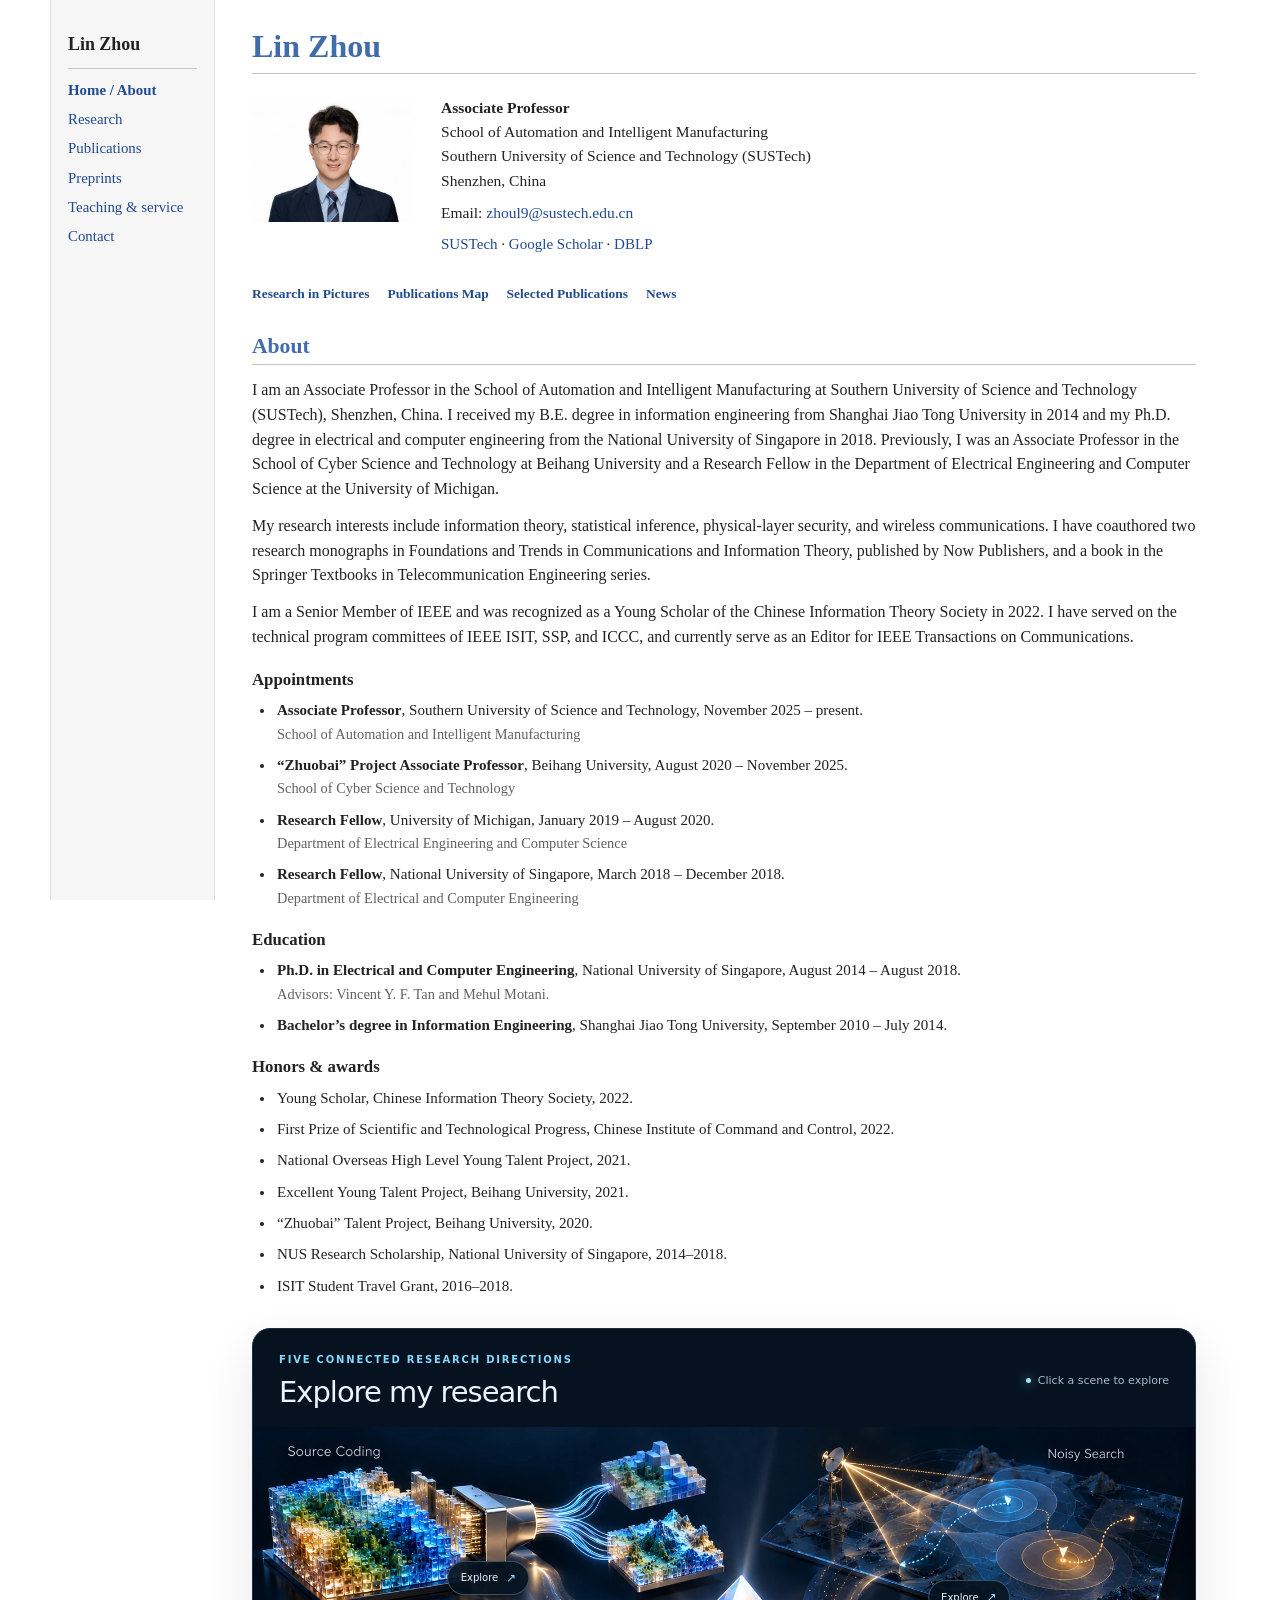
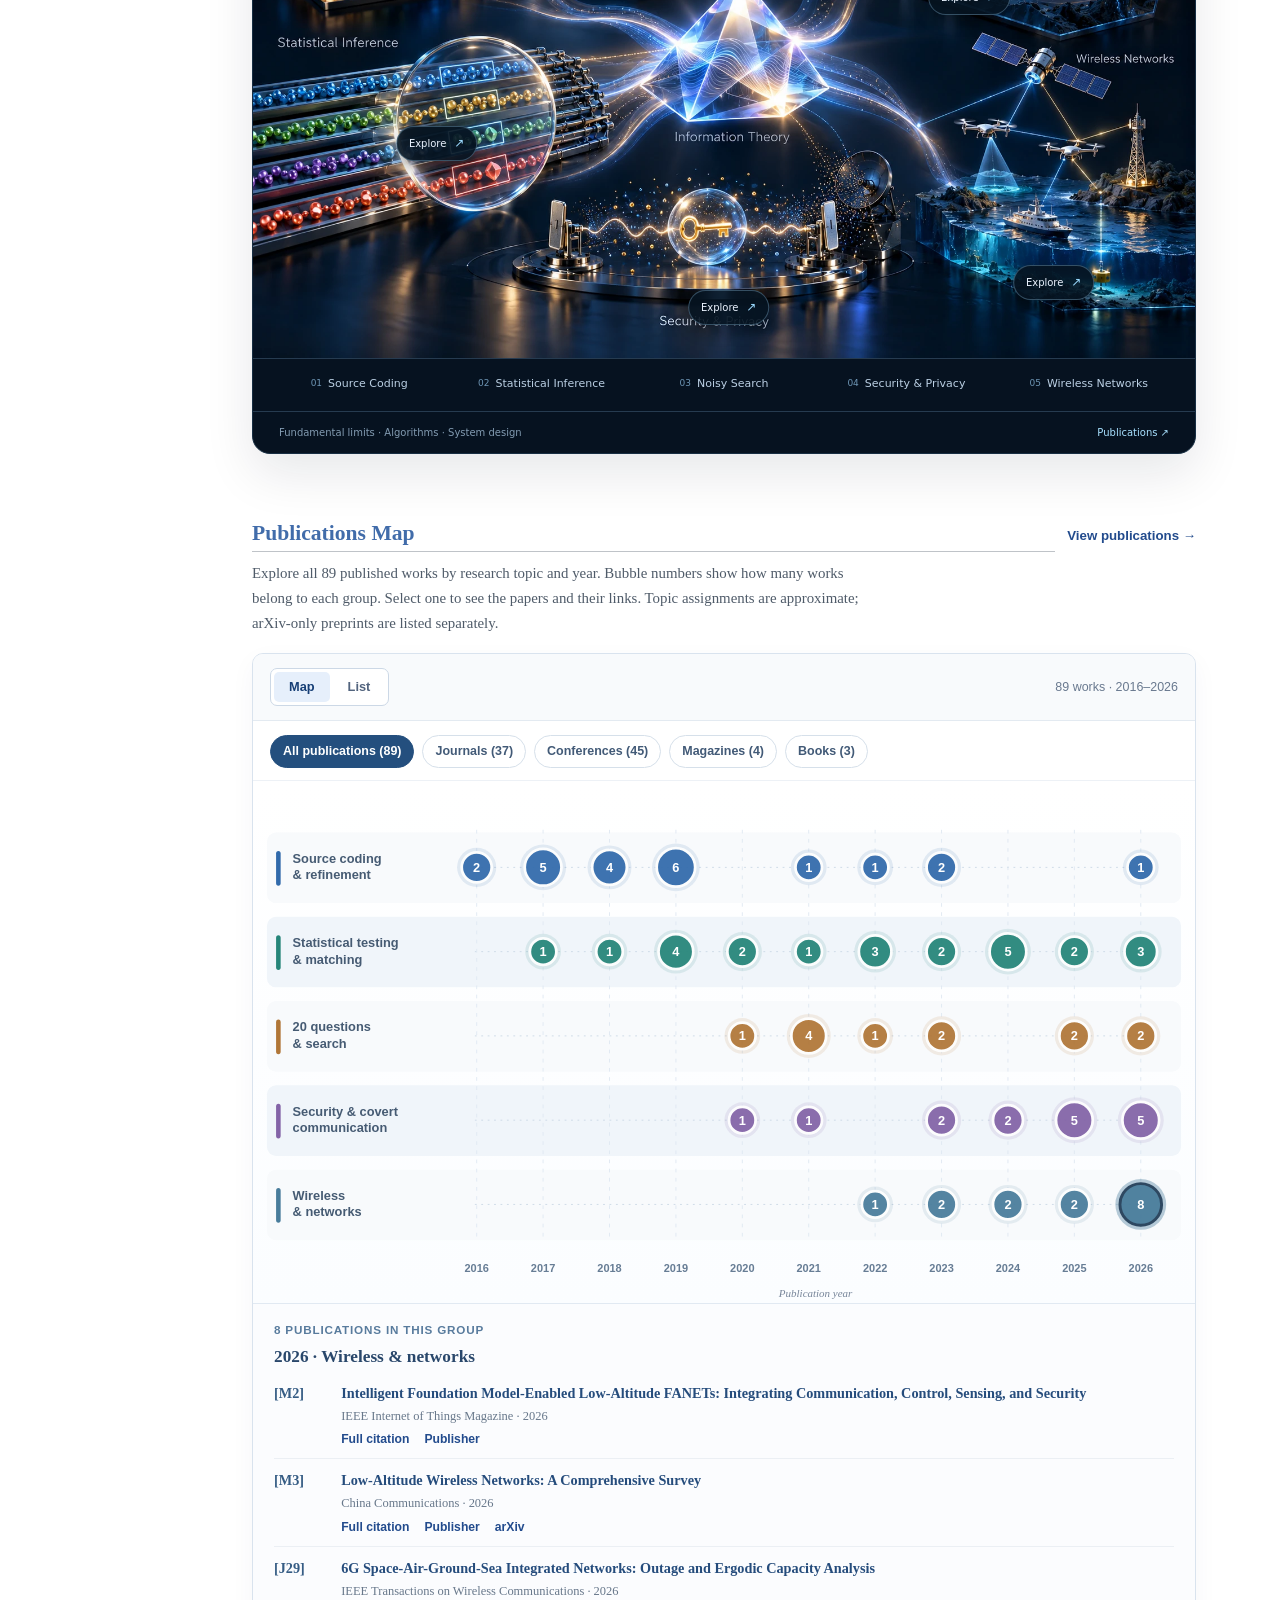
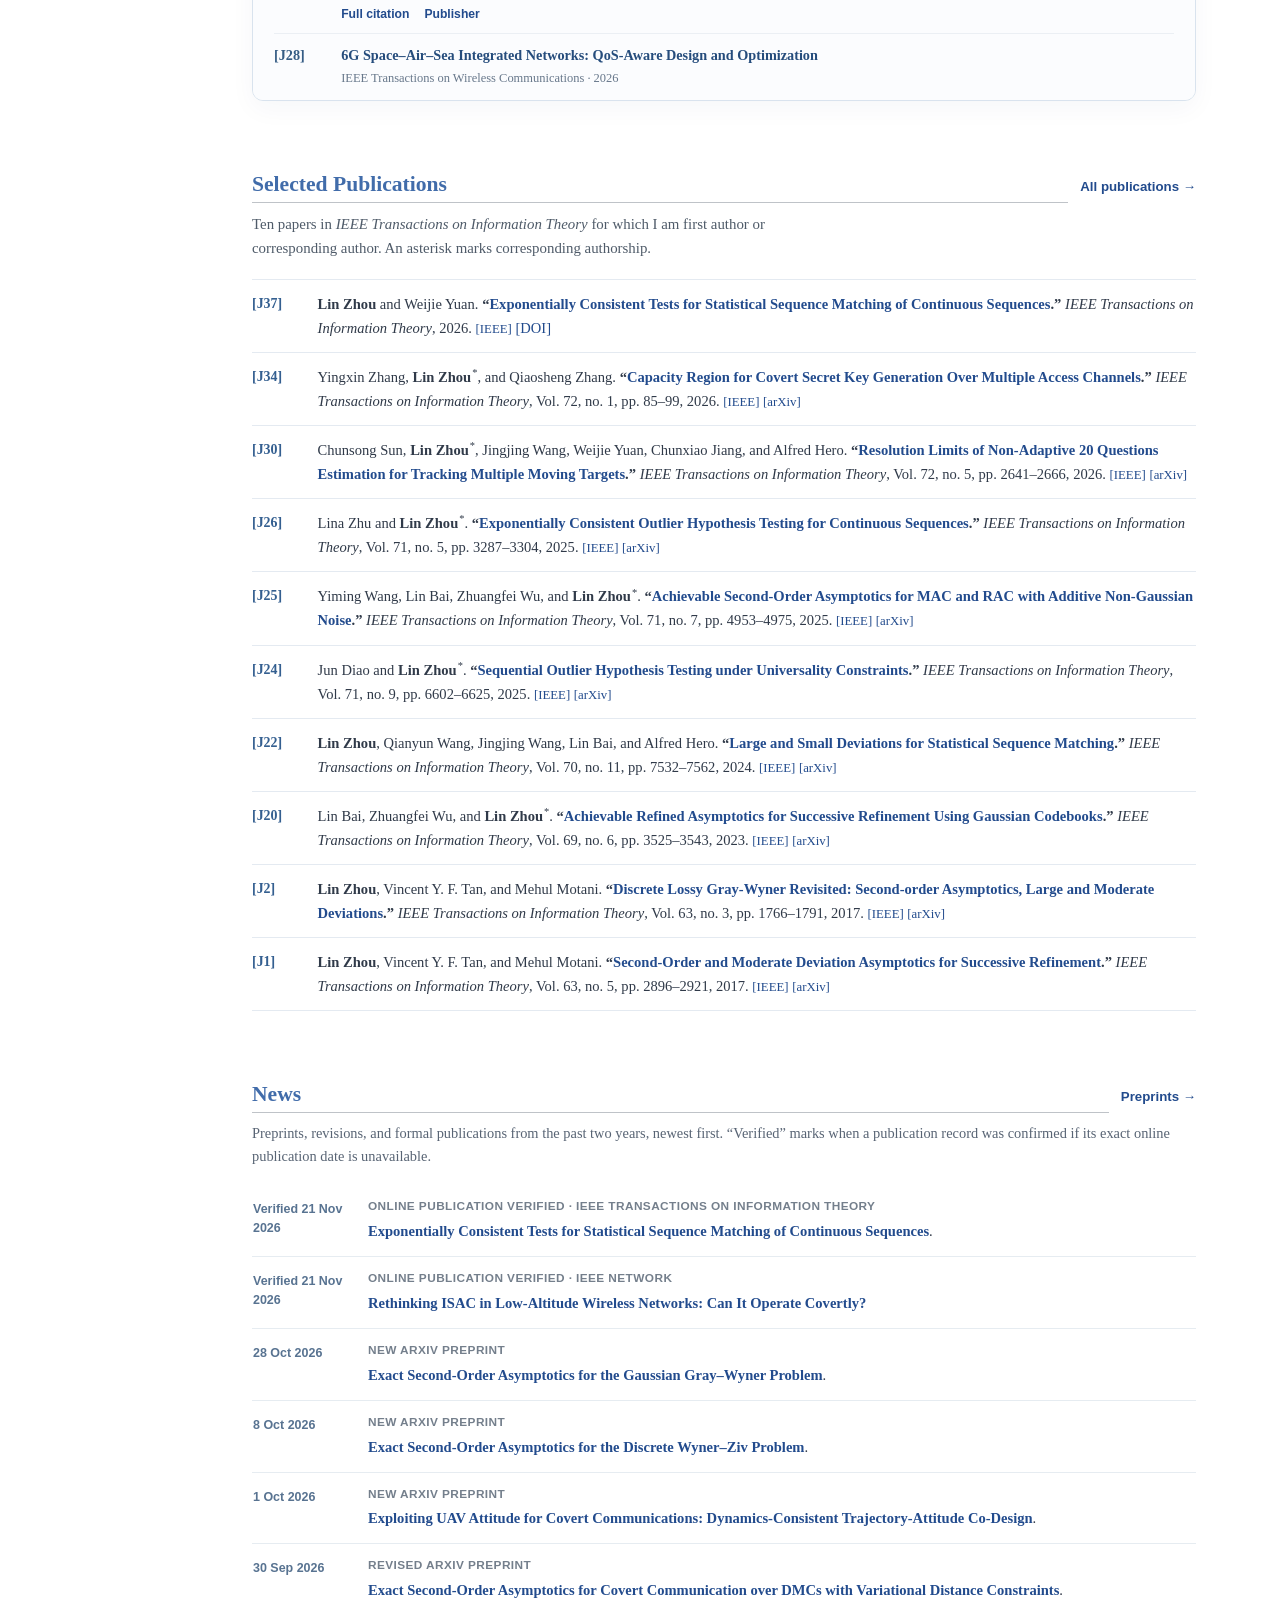
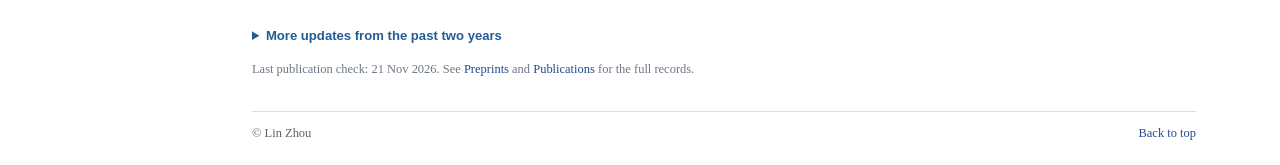
<file: index.html>
<!doctype html>
<html lang="en">
<head>
  <meta charset="utf-8">
  <meta name="google-site-verification" content="a48IEzgLfWeqZeX3zeRaIYaCdn-mIBaRBFQb_Nm6u2o" />
  <meta name="viewport" content="width=device-width, initial-scale=1">
  <meta name="theme-color" content="#224b8d">
  <meta name="description" content="Academic homepage of Lin Zhou, Associate Professor at Southern University of Science and Technology (SUSTech). Information theory, statistical inference, and wireless communications.">
  <title>Lin Zhou | SUSTech | Academic Homepage</title>
  <link rel="canonical" href="https://lzhou-sustech.github.io/">
  <meta name="author" content="Lin Zhou">
  <meta property="og:type" content="website">
  <meta property="og:site_name" content="Lin Zhou — SUSTech">
  <meta property="og:title" content="Lin Zhou | SUSTech | Academic Homepage">
  <meta property="og:description" content="Academic homepage of Lin Zhou at Southern University of Science and Technology (SUSTech). Research, publications, preprints, and teaching.">
  <meta property="og:url" content="https://lzhou-sustech.github.io/">
  <meta property="og:image" content="https://lzhou-sustech.github.io/lin-zhou.jpg">
  <meta property="og:image:alt" content="Portrait of Lin Zhou">
  <link rel="icon" href="assets/favicon.svg" type="image/svg+xml">
  <link rel="stylesheet" href="styles.css">
  <script src="script.js" defer></script>
  <script type="application/ld+json">{"@context": "https://schema.org", "@type": "Person", "@id": "https://lzhou-sustech.github.io/#person", "name": "Lin Zhou", "url": "https://lzhou-sustech.github.io/", "image": "https://lzhou-sustech.github.io/lin-zhou.jpg", "jobTitle": "Associate Professor", "worksFor": {"@type": "CollegeOrUniversity", "name": "Southern University of Science and Technology", "alternateName": "SUSTech"}, "email": "zhoul9@sustech.edu.cn", "sameAs": ["https://www.sustech.edu.cn/en/faculties/linzhou.html", "https://scholar.google.com/citations?user=_ibA4RwAAAAJ", "https://dblp.org/pid/69/6147-2.html", "https://github.com/lzhou-sustech"]}</script>
  <script id="legacy-section-links">
    (() => {
      const pages = {research: 'research.html', publications: 'publications.html',
        preprints: 'preprints.html', 'ai-papers': 'preprints.html',
        teaching: 'teaching.html', contact: 'contact.html'};
      const openLegacyLink = () => {
        const destination = pages[window.location.hash.slice(1)];
        if (destination) window.location.replace(destination);
      };
      openLegacyLink();
      window.addEventListener('hashchange', openLegacyLink);
    })();
  </script>
  <link rel="stylesheet" href="publication-atlas.css?v=research-map-20261013-1">
  <link rel="stylesheet" href="publications-map.css?v=all-papers-map-20261013-1">
  <script src="publications-map.js?v=all-papers-map-20261013-1" defer></script>
  <link rel="stylesheet" href="research-gallery.css?v=20261023">
  <script src="research-gallery-data.js?v=20261023" defer></script>
  <script src="research-gallery.js?v=20261023" defer></script>
</head>
<body>
  <a class="skip-link" href="#main">Skip to content</a>
  <div class="page-layout">
    <header class="site-header sidebar">
      <a class="site-name" href="index.html">Lin Zhou</a>
      <nav aria-label="Main navigation">
        <a href="index.html" aria-current="page">Home / About</a>
        <a href="research.html">Research</a>
        <a href="publications.html">Publications</a>
        <a href="preprints.html">Preprints</a>
        <a href="teaching.html">Teaching &amp; service</a>
        <a href="contact.html">Contact</a>
      </nav>
    </header>
    <main id="main">
      <section id="home" aria-labelledby="home-title">
        <h1 id="home-title">Lin Zhou</h1>
        <div class="profile">
          <img class="portrait" src="lin-zhou.jpg" width="500" height="375" alt="Portrait of Lin Zhou" fetchpriority="high">
          <div class="profile-text">
            <p><strong>Associate Professor</strong><br>School of Automation and Intelligent Manufacturing<br>Southern University of Science and Technology (SUSTech)<br>Shenzhen, China</p>
            <p>Email: <a href="mailto:zhoul9@sustech.edu.cn">zhoul9@sustech.edu.cn</a></p>
            <p class="profile-links"><a class="" href="https://www.sustech.edu.cn/en/faculties/linzhou.html">SUSTech</a> · <a class="" href="https://scholar.google.com/citations?user=_ibA4RwAAAAJ">Google Scholar</a> · <a class="" href="https://dblp.org/pid/69/6147-2.html">DBLP</a></p>
          </div>
        </div>
        <div id="home-quicklinks" class="home-quicklinks"><a href="#research-gallery">Research in Pictures</a><a href="#publications-map">Publications Map</a><a href="#selected-publications">Selected Publications</a><a href="#news">News</a></div>
        <div id="about">
          <h2>About</h2>
          <p>I am an Associate Professor in the School of Automation and Intelligent Manufacturing at Southern University of Science and Technology (SUSTech), Shenzhen, China. I received my B.E. degree in information engineering from Shanghai Jiao Tong University in 2014 and my Ph.D. degree in electrical and computer engineering from the National University of Singapore in 2018. Previously, I was an Associate Professor in the School of Cyber Science and Technology at Beihang University and a Research Fellow in the Department of Electrical Engineering and Computer Science at the University of Michigan.</p>
<p>My research interests include information theory, statistical inference, physical-layer security, and wireless communications. I have coauthored two research monographs in Foundations and Trends in Communications and Information Theory, published by Now Publishers, and a book in the Springer Textbooks in Telecommunication Engineering series.</p>
<p>I am a Senior Member of IEEE and was recognized as a Young Scholar of the Chinese Information Theory Society in 2022. I have served on the technical program committees of IEEE ISIT, SSP, and ICCC, and currently serve as an Editor for IEEE Transactions on Communications.</p>
          <div class="background-details">
            <h3>Appointments</h3><ul><li><strong>Associate Professor</strong>, Southern University of Science and Technology, November 2025 – present.<br><span class="secondary">School of Automation and Intelligent Manufacturing</span></li>
<li><strong>“Zhuobai” Project Associate Professor</strong>, Beihang University, August 2020 – November 2025.<br><span class="secondary">School of Cyber Science and Technology</span></li>
<li><strong>Research Fellow</strong>, University of Michigan, January 2019 – August 2020.<br><span class="secondary">Department of Electrical Engineering and Computer Science</span></li>
<li><strong>Research Fellow</strong>, National University of Singapore, March 2018 – December 2018.<br><span class="secondary">Department of Electrical and Computer Engineering</span></li></ul>
            <h3>Education</h3><ul><li><strong>Ph.D. in Electrical and Computer Engineering</strong>, National University of Singapore, August 2014 – August 2018.<br><span class="secondary">Advisors: Vincent Y. F. Tan and Mehul Motani.</span></li>
<li><strong>Bachelor’s degree in Information Engineering</strong>, Shanghai Jiao Tong University, September 2010 – July 2014.</li></ul>
            <h3>Honors &amp; awards</h3><ul><li>Young Scholar, Chinese Information Theory Society, 2022.</li>
<li>First Prize of Scientific and Technological Progress, Chinese Institute of Command and Control, 2022.</li>
<li>National Overseas High Level Young Talent Project, 2021.</li>
<li>Excellent Young Talent Project, Beihang University, 2021.</li>
<li>“Zhuobai” Talent Project, Beihang University, 2020.</li>
<li>NUS Research Scholarship, National University of Singapore, 2014–2018.</li>
<li>ISIT Student Travel Grant, 2016–2018.</li></ul>
          </div>
        </div>
<!-- ILLUSTRATED-RESEARCH-GALLERY:START -->
<div id="research-gallery" data-research-gallery><noscript><p>Explore five research directions: source coding, statistical inference, noisy search, security and privacy, and wireless networks. <a href="publications.html">Read the publications</a>.</p><img src="assets/research-gallery/overview.webp" alt="Lin Zhou’s five connected research directions" width="1672" height="941" style="max-width:100%;height:auto"></noscript></div>
<!-- ILLUSTRATED-RESEARCH-GALLERY:END -->
<!-- HOMEPAGE-PUBLICATIONS-MAP:START -->
<div id="publications-map" class="home-feature full-map-section" aria-labelledby="publications-map-title">
<div class="home-feature-heading"><h2 id="publications-map-title">Publications Map</h2><a class="home-feature-link" href="publications.html">View publications →</a></div>
<p class="home-feature-intro">Explore all 89 published works by research topic and year. Bubble numbers show how many works belong to each group. Select one to see the papers and their links. Topic assignments are approximate; arXiv-only preprints are listed separately.</p>
<div class="full-map-shell" data-full-publications-map><div class="full-map-topbar"><div class="full-map-mode" role="group" aria-label="Publications map mode"><button type="button" data-full-map-mode="map" aria-pressed="true">Map</button><button type="button" data-full-map-mode="list" aria-pressed="false">List</button></div><p class="full-map-meta">89 works · 2016–2026</p></div><div class="full-map-filters" data-full-map-filters role="group" aria-label="Filter the map by publication type"></div><div class="full-map-chart" data-full-map-chart></div><ol class="full-map-list" data-full-map-list hidden></ol><div class="full-map-detail" data-full-map-detail aria-label="Publication group details" aria-live="polite"></div><p class="full-map-fallback">Browse the full bibliography at <a href="publications.html">Publications</a>.</p><script type="application/json" data-full-map-data>[{"id":"book-low-latency-2025","number":"B3","title":"Low-Latency Communication: Theory and Applications","authors":"Lin Zhou and Lin Bai","venue":"Springer","year":2025,"publisherUrl":"https://link.springer.com/book/9783032066268","arxivUrl":"","type":"book","mapTheme":4},{"id":"book-twenty-questions-2025","number":"B2","title":"Twenty Questions with Random Error","authors":"Lin Zhou and Alfred Hero","venue":"Foundations and Trends in Communications and Information Theory","year":2025,"publisherUrl":"https://www.emerald.com/ftcit/article-abstract/22/4/394/1333188/Twenty-Questions-with-Random-Error?redirectedFrom=fulltext","arxivUrl":"","type":"book","mapTheme":2},{"id":"book-lossy-source-coding-2023","number":"B1","title":"Finite Blocklength Lossy Source Coding for Discrete Memoryless Sources","authors":"Lin Zhou and Mehul Motani","venue":"Foundations and Trends in Communications and Information Theory","year":2023,"publisherUrl":"https://www.emerald.com/ftcit/article-abstract/20/3/157/1332644/Finite-Blocklength-Lossy-Source-Coding-for?redirectedFrom=fulltext","arxivUrl":"https://arxiv.org/abs/2301.07871","type":"book","mapTheme":0},{"id":"magazine-covert-isac-lawn-2026","number":"M4","title":"Rethinking ISAC in Low-Altitude Wireless Networks: Can It Operate Covertly?","authors":"Jinpeng Xu, Xin Xie, Lin Zhou, Xin Zhang, and Jingjing Wang","venue":"IEEE Network","year":2026,"publisherUrl":"https://ieeexplore.ieee.org/document/11766240/","arxivUrl":"","type":"magazine","mapTheme":3},{"id":"journal-lawn-survey-2026","number":"M3","title":"Low-Altitude Wireless Networks: A Comprehensive Survey","authors":"Jun Wu, Yaoqi Yang, Weijie Yuan, Wenchao Liu, Jiacheng Wang, Tianqi Mao, Lin Zhou, Yuanhao Cui, Fan Liu, Geng Sun, Yiyan Ma, Nan Wu, Dezhi Zheng, Jindan Xu, Nan Ma, Zhiyong Feng, Wei Xu, Dusit Niyato, Chau Yuen, Xiaojun Jing, Zhiguo Shi, Bo Ai, Shi Jin, Dong In Kim, Jiangzhou Wang, Ping Zhang, Hao Yin, and Jun Zhang","venue":"China Communications","year":2026,"publisherUrl":"https://ieeexplore.ieee.org/document/11503149/","arxivUrl":"https://arxiv.org/abs/2509.11607","type":"magazine","mapTheme":4},{"id":"survey-fanets-2026","number":"M2","title":"Intelligent Foundation Model-Enabled Low-Altitude FANETs: Integrating Communication, Control, Sensing, and Security","authors":"Jinpeng Xu, Lin Zhou, Shuowen Zhang, Xin Xie, Weijie Yuan, and Jingjing Wang","venue":"IEEE Internet of Things Magazine","year":2026,"publisherUrl":"https://ieeexplore.ieee.org/document/11357972/","arxivUrl":"","type":"magazine","mapTheme":4},{"id":"survey-dd-isac-2024","number":"M1","title":"From OTFS to DD-ISAC: Integrating Sensing and Communications in the Delay Doppler Domain","authors":"Weijie Yuan, Lin Zhou, Saeid K. Dehkordi, Shuangyang Li, Pingzhi Fan, Giuseppe Caire, and Vincent Poor","venue":"IEEE Wireless Communications","year":2024,"publisherUrl":"https://ieeexplore.ieee.org/document/10638525/","arxivUrl":"","type":"magazine","mapTheme":4},{"id":"journal-continuous-sequence-matching-2026","number":"J37","title":"Exponentially Consistent Tests for Statistical Sequence Matching of Continuous Sequences","authors":"Lin Zhou and Weijie Yuan","venue":"IEEE Transactions on Information Theory","year":2026,"publisherUrl":"https://ieeexplore.ieee.org/document/11780264/","arxivUrl":"","type":"journal","mapTheme":1},{"id":"journal-broadcast-dispersion-2025","number":"J36","title":"The Dispersion of Broadcast Channels With Degraded Message Sets Using Spherical Codebooks","authors":"Zhuangfei Wu, Lin Bai, Jinpeng Xu, Lin Zhou, and Mehul Motani","venue":"IEEE Transactions on Communications","year":2026,"publisherUrl":"https://ieeexplore.ieee.org/document/11218870/","arxivUrl":"https://arxiv.org/abs/2410.17540","type":"journal","mapTheme":4},{"id":"journal-channel-inversion-uav-2026","number":"J35","title":"Channel Inversion Power Control-Aided Multi-User Secret and Covert UAV Communications","authors":"Yingqi He, Jinpeng Xu, Lin Zhou, Jingjing Wang, and Chunxiao Jiang","venue":"IEEE Transactions on Wireless Communications","year":2026,"publisherUrl":"https://ieeexplore.ieee.org/document/11355736/","arxivUrl":"","type":"journal","mapTheme":3},{"id":"journal-covert-key-generation-2026","number":"J34","title":"Capacity Region for Covert Secret Key Generation Over Multiple Access Channels","authors":"Yingxin Zhang, Lin Zhou, and Qiaosheng Zhang","venue":"IEEE Transactions on Information Theory","year":2026,"publisherUrl":"https://ieeexplore.ieee.org/document/11250997/","arxivUrl":"https://arxiv.org/abs/2504.05828","type":"journal","mapTheme":3},{"id":"journal-edp-routing-2026","number":"J33","title":"EDP Protocol: Advancing Mobility-Aware Drone Network Connectivity With Adaptive Routing","authors":"Jingjing Wang, Houze Feng, Jianrui Chen, Lin Zhou, Mengyuan Zhang, and Chunxiao Jiang","venue":"IEEE Transactions on Networking","year":2026,"publisherUrl":"https://ieeexplore.ieee.org/document/11301929/","arxivUrl":"","type":"journal","mapTheme":4},{"id":"journal-irs-diagnosis-2026","number":"J32","title":"Over-the-Air Diagnosis of Defective Elements in Intelligent Reflecting Surface","authors":"Ziyi Zhao, Zhaorui Wang, Lin Zhou, Chunsong Sun, Shuowen Zhang, Naofal Al-Dhahir, and Liang Liu","venue":"IEEE Transactions on Wireless Communications","year":2026,"publisherUrl":"https://ieeexplore.ieee.org/document/11515019/","arxivUrl":"https://arxiv.org/abs/2408.00379","type":"journal","mapTheme":4},{"id":"journal-mimo-mac-2026","number":"J31","title":"Achievable Second-Order Asymptotics for MIMO MAC with Additive Noise under Nearest Neighbor Decoding","authors":"Yiming Wang, Lin Bai, and Lin Zhou","venue":"IEEE Transactions on Communications","year":2026,"publisherUrl":"https://ieeexplore.ieee.org/document/11455495/","arxivUrl":"","type":"journal","mapTheme":4},{"id":"journal-multiple-moving-targets-2026","number":"J30","title":"Resolution Limits of Non-Adaptive 20 Questions Estimation for Tracking Multiple Moving Targets","authors":"Chunsong Sun, Lin Zhou, Jingjing Wang, Weijie Yuan, Chunxiao Jiang, and Alfred Hero","venue":"IEEE Transactions on Information Theory","year":2026,"publisherUrl":"https://ieeexplore.ieee.org/document/11417963/","arxivUrl":"https://arxiv.org/abs/2507.02274","type":"journal","mapTheme":2},{"id":"journal-sagsin-capacity-2026","number":"J29","title":"6G Space-Air-Ground-Sea Integrated Networks: Outage and Ergodic Capacity Analysis","authors":"Jinpeng Xu, Yingqi He, Lin Zhou, Jingjing Wang, Jun Du, and Chunxiao Jiang","venue":"IEEE Transactions on Wireless Communications","year":2026,"publisherUrl":"https://ieeexplore.ieee.org/document/11603906/","arxivUrl":"","type":"journal","mapTheme":4},{"id":"journal-sasin-qos-2026","number":"J28","title":"6G Space–Air–Sea Integrated Networks: QoS-Aware Design and Optimization","authors":"Yingqi He, Jinpeng Xu, Lin Zhou, Jingjing Wang, Jun Du, and Chunxiao Jiang","venue":"IEEE Transactions on Wireless Communications","year":2026,"publisherUrl":"https://ieeexplore.ieee.org/document/11643503/","arxivUrl":"","type":"journal","mapTheme":4},{"id":"journal-collaborative-uav-2025","number":"J27","title":"Collaborative Secret and Covert Communications for Multi-User Multi-Antenna Uplink UAV Systems: Design and Optimization","authors":"Jinpeng Xu, Lin Bai, Xin Xie, and Lin Zhou","venue":"IEEE Transactions on Wireless Communications","year":2025,"publisherUrl":"https://ieeexplore.ieee.org/document/10938035/","arxivUrl":"https://arxiv.org/abs/2407.05738","type":"journal","mapTheme":3},{"id":"journal-continuous-outlier-2025","number":"J26","title":"Exponentially Consistent Outlier Hypothesis Testing for Continuous Sequences","authors":"Lina Zhu and Lin Zhou","venue":"IEEE Transactions on Information Theory","year":2025,"publisherUrl":"https://ieeexplore.ieee.org/document/10915605/","arxivUrl":"https://arxiv.org/abs/2405.01161","type":"journal","mapTheme":1},{"id":"journal-mac-rac-2025","number":"J25","title":"Achievable Second-Order Asymptotics for MAC and RAC with Additive Non-Gaussian Noise","authors":"Yiming Wang, Lin Bai, Zhuangfei Wu, and Lin Zhou","venue":"IEEE Transactions on Information Theory","year":2025,"publisherUrl":"https://ieeexplore.ieee.org/document/11006123/","arxivUrl":"https://arxiv.org/abs/2410.10312","type":"journal","mapTheme":4},{"id":"journal-sequential-outlier-2025","number":"J24","title":"Sequential Outlier Hypothesis Testing under Universality Constraints","authors":"Jun Diao and Lin Zhou","venue":"IEEE Transactions on Information Theory","year":2025,"publisherUrl":"https://ieeexplore.ieee.org/document/11051023/","arxivUrl":"https://arxiv.org/abs/2404.14221","type":"journal","mapTheme":1},{"id":"journal-shannon-cipher-2025","number":"J23","title":"Successive Refinement of Shannon Cipher System Under Maximal Leakage","authors":"Zhuangfei Wu, Lin Bai, and Lin Zhou","venue":"IEEE Transactions on Information Theory","year":2025,"publisherUrl":"https://ieeexplore.ieee.org/document/10817153/","arxivUrl":"https://arxiv.org/abs/2308.07203","type":"journal","mapTheme":3},{"id":"journal-sequence-matching-2024","number":"J22","title":"Large and Small Deviations for Statistical Sequence Matching","authors":"Lin Zhou, Qianyun Wang, Jingjing Wang, Lin Bai, and Alfred Hero","venue":"IEEE Transactions on Information Theory","year":2024,"publisherUrl":"https://ieeexplore.ieee.org/document/10694735/","arxivUrl":"https://arxiv.org/abs/2407.02816","type":"journal","mapTheme":1},{"id":"journal-covert-mmwave-2023","number":"J21","title":"Covert Communication for Spatially Sparse mmWave Massive MIMO Channels","authors":"Lin Bai, Jinpeng Xu, and Lin Zhou","venue":"IEEE Transactions on Communications","year":2023,"publisherUrl":"https://ieeexplore.ieee.org/document/10021654/","arxivUrl":"","type":"journal","mapTheme":3},{"id":"journal-gaussian-refinement-2023","number":"J20","title":"Achievable Refined Asymptotics for Successive Refinement Using Gaussian Codebooks","authors":"Lin Bai, Zhuangfei Wu, and Lin Zhou","venue":"IEEE Transactions on Information Theory","year":2023,"publisherUrl":"https://ieeexplore.ieee.org/document/10042457/","arxivUrl":"https://arxiv.org/abs/2208.03926","type":"journal","mapTheme":0},{"id":"journal-moving-target-2023","number":"J19","title":"Resolution Limits of Non-Adaptive 20 Questions Search for a Moving Target","authors":"Lin Zhou and Alfred Hero","venue":"IEEE Transactions on Information Theory","year":2023,"publisherUrl":"https://ieeexplore.ieee.org/document/10144100/","arxivUrl":"https://arxiv.org/abs/2206.08884","type":"journal","mapTheme":2},{"id":"journal-satellite-terrestrial-2023","number":"J18","title":"Efficient User Scheduling for Uplink Hybrid Satellite-Terrestrial Communication","authors":"Lina Zhu, Lin Bai, Lin Zhou, and Jinho Choi","venue":"IEEE Transactions on Wireless Communications","year":2023,"publisherUrl":"https://ieeexplore.ieee.org/document/9903373/","arxivUrl":"https://arxiv.org/abs/2210.12920","type":"journal","mapTheme":4},{"id":"journal-multiple-targets-2022","number":"J17","title":"Resolution Limits of Non-Adaptive 20 Questions Search for Multiple Targets","authors":"Lin Zhou, Lin Bai, and Alfred Hero","venue":"IEEE Transactions on Information Theory","year":2022,"publisherUrl":"https://ieeexplore.ieee.org/document/9751771/","arxivUrl":"https://arxiv.org/abs/2101.06843","type":"journal","mapTheme":2},{"id":"journal-second-order-outlier-2022","number":"J16","title":"Second-Order Asymptotically Optimal Outlier Hypothesis Testing","authors":"Lin Zhou, Yun Wei, and Alfred Hero","venue":"IEEE Transactions on Information Theory","year":2022,"publisherUrl":"https://ieeexplore.ieee.org/document/9714361/","arxivUrl":"https://arxiv.org/abs/2009.03505","type":"journal","mapTheme":1},{"id":"journal-noisy-twenty-questions-2021","number":"J15","title":"Resolution Limits for the Noisy Non-Adaptive 20 Questions Problem","authors":"Lin Zhou and Alfred Hero","venue":"IEEE Transactions on Information Theory","year":2021,"publisherUrl":"https://ieeexplore.ieee.org/document/9316946/","arxivUrl":"https://arxiv.org/abs/2004.07231","type":"journal","mapTheme":2},{"id":"journal-privacy-utility-2021","number":"J14","title":"Privacy-Utility Tradeoff for Hypothesis Testing Over A Noisy Channel","authors":"Lin Zhou and Daming Cao","venue":"IEEE Transactions on Information Forensics and Security","year":2021,"publisherUrl":"https://ieeexplore.ieee.org/document/9448074/","arxivUrl":"https://arxiv.org/abs/2006.02869","type":"journal","mapTheme":3},{"id":"journal-distributed-detection-2020","number":"J13","title":"Distributed Detection with Empirically Observed Statistics","authors":"Haiyun He, Lin Zhou, and Vincent Y. F. Tan","venue":"IEEE Transactions on Information Theory","year":2020,"publisherUrl":"https://ieeexplore.ieee.org/document/8993856/","arxivUrl":"https://arxiv.org/abs/1903.05819","type":"journal","mapTheme":1},{"id":"journal-private-key-helper-2020","number":"J12","title":"Multiple Private Key Generation for Continuous Memoryless Sources with A Helper","authors":"Lin Zhou","venue":"IEEE Transactions on Information Forensics and Security","year":2020,"publisherUrl":"https://ieeexplore.ieee.org/document/8998209/","arxivUrl":"https://arxiv.org/abs/2009.02852","type":"journal","mapTheme":3},{"id":"journal-statistical-classification-2020","number":"J11","title":"Second-Order Asymptotically Optimal Statistical Classification","authors":"Lin Zhou, Vincent Y. F. Tan, and Mehul Motani","venue":"Information and Inference: A Journal of IMA","year":2020,"publisherUrl":"https://academic.oup.com/imaiai/article/9/1/81/5292489","arxivUrl":"https://arxiv.org/abs/1806.00739","type":"journal","mapTheme":1},{"id":"journal-causal-side-information-2019","number":"J10","title":"Exponential Strong Converse for Successive Refinement with Causal Decoder Side Information","authors":"Lin Zhou and Alfred Hero","venue":"Entropy","year":2019,"publisherUrl":"https://www.mdpi.com/1099-4300/21/4/410","arxivUrl":"https://arxiv.org/abs/1901.01356","type":"journal","mapTheme":0},{"id":"journal-gaussian-codebooks-2019","number":"J9","title":"Refined Asymptotics for Rate-Distortion using Gaussian Codebooks for Arbitrary Sources","authors":"Lin Zhou, Vincent Y. F. Tan, and Mehul Motani","venue":"IEEE Transactions on Information Theory","year":2019,"publisherUrl":"https://ieeexplore.ieee.org/document/8576660/","arxivUrl":"https://arxiv.org/abs/1708.04778","type":"journal","mapTheme":0},{"id":"journal-lossy-multiconnectivity-2019","number":"J8","title":"On Lossy Multi-Connectivity: Finite Blocklength Performance and Second-Order Asymptotics","authors":"Lin Zhou, Albrecht Wolf, and Mehul Motani","venue":"IEEE Journal on Selected Areas in Communications","year":2019,"publisherUrl":"https://ieeexplore.ieee.org/document/8638948/","arxivUrl":"","type":"journal","mapTheme":0},{"id":"journal-mismatched-jscc-2019","number":"J7","title":"The Dispersion of Mismatched Joint Source-Channel Coding for Arbitrary Sources and Additive Channels","authors":"Lin Zhou, Vincent Y. F. Tan, and Mehul Motani","venue":"IEEE Transactions on Information Theory","year":2019,"publisherUrl":"https://ieeexplore.ieee.org/document/8490885/","arxivUrl":"https://arxiv.org/abs/1711.11206","type":"journal","mapTheme":0},{"id":"journal-two-hop-converse-2019","number":"J6","title":"A Strong Converse Theorem for Hypothesis Testing Against Independence over a Two-Hop Network","authors":"Daming Cao, Lin Zhou, and Vincent Y. F. Tan","venue":"Entropy","year":2019,"publisherUrl":"https://www.mdpi.com/1099-4300/21/12/1171","arxivUrl":"https://arxiv.org/abs/1808.05366","type":"journal","mapTheme":1},{"id":"journal-two-lossy-problems-2019","number":"J5","title":"Non-Asymptotic Converse Bounds and Refined Asymptotics for Two Source Coding Problems","authors":"Lin Zhou and Mehul Motani","venue":"IEEE Transactions on Information Theory","year":2019,"publisherUrl":"https://ieeexplore.ieee.org/document/8731866/","arxivUrl":"https://arxiv.org/abs/1708.05496","type":"journal","mapTheme":0},{"id":"journal-content-identification-2018","number":"J4","title":"Exponential Strong Converse for Content Identification with Lossy Recovery","authors":"Lin Zhou, Vincent Y. F. Tan, Lei Yu, and Mehul Motani","venue":"IEEE Transactions on Information Theory","year":2018,"publisherUrl":"https://ieeexplore.ieee.org/document/8370709/","arxivUrl":"https://arxiv.org/abs/1702.06649","type":"journal","mapTheme":1},{"id":"journal-streaming-compression-2018","number":"J3","title":"Achievable Moderate Deviations Asymptotics for Streaming Compression of Correlated Sources","authors":"Lin Zhou, Vincent Y. F. Tan, and Mehul Motani","venue":"IEEE Transactions on Information Theory","year":2018,"publisherUrl":"https://ieeexplore.ieee.org/document/8239841/","arxivUrl":"https://arxiv.org/abs/1604.07151","type":"journal","mapTheme":0},{"id":"journal-gray-wyner-2017","number":"J2","title":"Discrete Lossy Gray-Wyner Revisited: Second-order Asymptotics, Large and Moderate Deviations","authors":"Lin Zhou, Vincent Y. F. Tan, and Mehul Motani","venue":"IEEE Transactions on Information Theory","year":2017,"publisherUrl":"https://ieeexplore.ieee.org/document/7797178/","arxivUrl":"https://arxiv.org/abs/1512.01090","type":"journal","mapTheme":0},{"id":"journal-successive-refinement-2017","number":"J1","title":"Second-Order and Moderate Deviation Asymptotics for Successive Refinement","authors":"Lin Zhou, Vincent Y. F. Tan, and Mehul Motani","venue":"IEEE Transactions on Information Theory","year":2017,"publisherUrl":"https://ieeexplore.ieee.org/document/7866007/","arxivUrl":"https://arxiv.org/abs/1601.04500","type":"journal","mapTheme":0},{"id":"conf-ieee-11653813","number":"C45","title":"Exponentially Consistent Low-Complexity Outlier Hypothesis Testing for Continuous Sequences","authors":"Lina Zhu and Lin Zhou","venue":"IEEE International Symposium on Information Theory (ISIT)","year":2026,"publisherUrl":"https://ieeexplore.ieee.org/document/11653813/","arxivUrl":"https://arxiv.org/abs/2601.19248","type":"conference","mapTheme":1},{"id":"conf-ieee-11653881","number":"C44","title":"Exponentially Consistent Low Complexity Test for Sequential Outlier Hypothesis Testing","authors":"Jun Diao, Jingjing Wang, and Lin Zhou","venue":"IEEE International Symposium on Information Theory (ISIT)","year":2026,"publisherUrl":"https://ieeexplore.ieee.org/document/11653881/","arxivUrl":"","type":"conference","mapTheme":1},{"id":"conf-ieee-11653945","number":"C43","title":"Privacy-Resolution Tradeoff for Adaptive Noisy Twenty Questions Estimation","authors":"Chunsong Sun and Lin Zhou","venue":"IEEE International Symposium on Information Theory (ISIT)","year":2026,"publisherUrl":"https://ieeexplore.ieee.org/document/11653945/","arxivUrl":"https://arxiv.org/abs/2601.16825","type":"conference","mapTheme":2},{"id":"conf-ieee-11653958","number":"C42","title":"Second-Order Asymptotics for Covert Communication over MIMO AWGN Channels","authors":"Changhong Liu, Jingjing Wang, and Lin Zhou","venue":"IEEE International Symposium on Information Theory (ISIT)","year":2026,"publisherUrl":"https://ieeexplore.ieee.org/document/11653958/","arxivUrl":"","type":"conference","mapTheme":3},{"id":"conf-ieee-11654021","number":"C41","title":"Secret Key Capacity under Maximal Leakage","authors":"Yingxin Zhang and Lin Zhou","venue":"IEEE International Symposium on Information Theory (ISIT)","year":2026,"publisherUrl":"https://ieeexplore.ieee.org/document/11654021/","arxivUrl":"","type":"conference","mapTheme":3},{"id":"conf-ieee-11654088","number":"C40","title":"Rate-Distortion-Perception Tradeoff for the Gray-Wyner Problem","authors":"Yu Yang, Yingxin Zhang, Weijie Yuan, and Lin Zhou","venue":"IEEE International Symposium on Information Theory (ISIT)","year":2026,"publisherUrl":"https://ieeexplore.ieee.org/document/11654088/","arxivUrl":"https://arxiv.org/abs/2601.11257","type":"conference","mapTheme":0},{"id":"conf-ieee-11148106","number":"C39","title":"Covert Integrated Sensing and Communication for UAV Systems Exploiting Prior Information","authors":"Xin Xie, Jian Sun, Jinpeng Xu, and Lin Zhou","venue":"IEEE/CIC International Conference on Communications in China (ICCC Workshops)","year":2025,"publisherUrl":"https://ieeexplore.ieee.org/document/11148106/","arxivUrl":"","type":"conference","mapTheme":3},{"id":"conf-ieee-11148720","number":"C38","title":"Sparse Regression Codes for Covert Communication over Multiple Access Channels","authors":"Haolin Jiang, Yiming Wang, Zhuangfei Wu, and Lin Zhou","venue":"IEEE/CIC International Conference on Communications in China (ICCC)","year":2025,"publisherUrl":"https://ieeexplore.ieee.org/document/11148720/","arxivUrl":"","type":"conference","mapTheme":3},{"id":"conf-ieee-11240257","number":"C37","title":"Capacity Region for Covert Secret Key Generation over Multiple Access Channels","authors":"Yingxin Zhang, Lin Zhou, and Qiaosheng Zhang","venue":"IEEE Information Theory Workshop (ITW)","year":2025,"publisherUrl":"https://ieeexplore.ieee.org/document/11240257/","arxivUrl":"","type":"conference","mapTheme":3},{"id":"conf-ieee-11240310","number":"C36","title":"Resolution Limits of Non-Adaptive 20 Questions Estimation for Tracking Multiple Moving Targets","authors":"Chunsong Sun, Lin Zhou, Jingjing Wang, Weijie Yuan, Chunxiao Jiang, and Alfred Hero","venue":"IEEE Information Theory Workshop (ITW)","year":2025,"publisherUrl":"https://ieeexplore.ieee.org/document/11240310/","arxivUrl":"","type":"conference","mapTheme":2},{"id":"conf-ieee-10619312","number":"C35","title":"Large Deviations for Statistical Sequence Matching","authors":"Lin Zhou, Qianyun Wang, Jingjing Wang, Lin Bai, and Alfred Hero","venue":"IEEE International Symposium on Information Theory (ISIT)","year":2024,"publisherUrl":"https://ieeexplore.ieee.org/document/10619312/","arxivUrl":"","type":"conference","mapTheme":1},{"id":"conf-ieee-10681761","number":"C34","title":"Two-User Collaborative Secret and Covert Uplink Communications in UAV Systems","authors":"Yingqi He, Jinpeng Xu, and Lin Zhou","venue":"IEEE/CIC International Conference on Communications in China (ICCC)","year":2024,"publisherUrl":"https://ieeexplore.ieee.org/document/10681761/","arxivUrl":"","type":"conference","mapTheme":3},{"id":"conf-ieee-10681901","number":"C33","title":"Second-order Asymptotics for Asymmetric Broadcast Channel with non-Gaussian Noise","authors":"Zhuangfei Wu, Lin Zhou, Jinpeng Xu, and Lin Bai","venue":"IEEE/CIC International Conference on Communications in China (ICCC)","year":2024,"publisherUrl":"https://ieeexplore.ieee.org/document/10681901/","arxivUrl":"","type":"conference","mapTheme":4},{"id":"conf-ieee-10693783","number":"C32","title":"Secret and Covert Communications for Multi-Antenna Uplink UAV Systems","authors":"Jinpeng Xu, Lin Zhou, Xin Xie, and Lin Bai","venue":"IEEE/CIC International Conference on Communications in China (ICCC Workshops)","year":2024,"publisherUrl":"https://ieeexplore.ieee.org/document/10693783/","arxivUrl":"","type":"conference","mapTheme":3},{"id":"conf-ieee-10806935","number":"C31","title":"Large Deviations for Outlier Hypothesis Testing of Continuous Sequences","authors":"Lina Zhu and Lin Zhou","venue":"IEEE Information Theory Workshop (ITW)","year":2024,"publisherUrl":"https://ieeexplore.ieee.org/document/10806935/","arxivUrl":"","type":"conference","mapTheme":1},{"id":"conf-ieee-10806954","number":"C30","title":"Sequential Outlier Hypothesis Testing under Universality Constraints","authors":"Jun Diao and Lin Zhou","venue":"IEEE Information Theory Workshop (ITW)","year":2024,"publisherUrl":"https://ieeexplore.ieee.org/document/10806954/","arxivUrl":"","type":"conference","mapTheme":1},{"id":"conf-ieee-10807011","number":"C29","title":"Large Deviations for Outlier Hypothesis Testing with Distribution Uncertainty","authors":"Xiaotian Zhang, Jun Diao, and Lin Zhou","venue":"IEEE Information Theory Workshop (ITW)","year":2024,"publisherUrl":"https://ieeexplore.ieee.org/document/10807011/","arxivUrl":"","type":"conference","mapTheme":1},{"id":"conf-ieee-10095947","number":"C28","title":"Achievable Error Exponents for Almost Fixed-Length M-Ary Hypothesis Testing","authors":"Jun Diao, Lin Zhou, and Lin Bai","venue":"IEEE International Conference on Acoustics, Speech and Signal Processing (ICASSP)","year":2023,"publisherUrl":"https://ieeexplore.ieee.org/document/10095947/","arxivUrl":"","type":"conference","mapTheme":1},{"id":"conf-ieee-10206515","number":"C27","title":"Successive Refinement of Shannon Cipher System Under Maximal Leakage","authors":"Zhuangfei Wu, Lin Bai, and Lin Zhou","venue":"IEEE International Symposium on Information Theory (ISIT)","year":2023,"publisherUrl":"https://ieeexplore.ieee.org/document/10206515/","arxivUrl":"","type":"conference","mapTheme":3},{"id":"conf-ieee-10206654","number":"C26","title":"Achievable Error Exponents for Almost Fixed-Length M-ary Classification","authors":"Jun Diao, Lin Zhou, and Lin Bai","venue":"IEEE International Symposium on Information Theory (ISIT)","year":2023,"publisherUrl":"https://ieeexplore.ieee.org/document/10206654/","arxivUrl":"","type":"conference","mapTheme":1},{"id":"conf-ieee-10206995","number":"C25","title":"Achievable Resolution Limits of Noisy Adaptive 20 Questions Estimation for Multiple Targets","authors":"Chunsong Sun and Lin Zhou","venue":"IEEE International Symposium on Information Theory (ISIT)","year":2023,"publisherUrl":"https://ieeexplore.ieee.org/document/10206995/","arxivUrl":"","type":"conference","mapTheme":2},{"id":"conf-ieee-10436789","number":"C24","title":"Achievable Second-Order Asymptotics for Additive Non-Gaussian MAC and RAC","authors":"Yiming Wang, Lin Zhou, and Lin Bai","venue":"IEEE Global Communications Conference (GLOBECOM)","year":2023,"publisherUrl":"https://ieeexplore.ieee.org/document/10436789/","arxivUrl":"","type":"conference","mapTheme":4},{"id":"conf-ieee-9834418","number":"C23","title":"Achievable Error Exponents for Almost Fixed-Length Binary Classification","authors":"Lin Bai, Jun Diao, and Lin Zhou","venue":"IEEE International Symposium on Information Theory (ISIT)","year":2022,"publisherUrl":"https://ieeexplore.ieee.org/document/9834418/","arxivUrl":"","type":"conference","mapTheme":1},{"id":"conf-ieee-9834848","number":"C22","title":"Excess-Distortion Exponents for Successive Refinement Using Gaussian Codebooks","authors":"Zhuangfei Wu, Lin Bai, and Lin Zhou","venue":"IEEE International Symposium on Information Theory (ISIT)","year":2022,"publisherUrl":"https://ieeexplore.ieee.org/document/9834848/","arxivUrl":"","type":"conference","mapTheme":0},{"id":"conf-ieee-9834868","number":"C21","title":"Asymptotics for Outlier Hypothesis Testing","authors":"Lin Zhou, Yun Wei, and Alfred Hero","venue":"IEEE International Symposium on Information Theory (ISIT)","year":2022,"publisherUrl":"https://ieeexplore.ieee.org/document/9834868/","arxivUrl":"","type":"conference","mapTheme":1},{"id":"conf-ieee-9896709","number":"C20","title":"UAMP-Based Channel Estimation for OTFS in the Presence of the Fractional Doppler with HMM Prior","authors":"Zhongjie Li, Weijie Yuan, and Lin Zhou","venue":"IEEE/CIC International Conference on Communications in China (ICCC Workshops)","year":2022,"publisherUrl":"https://ieeexplore.ieee.org/document/9896709/","arxivUrl":"","type":"conference","mapTheme":4},{"id":"conf-ieee-9414680","number":"C19","title":"Resolution Limits of 20 Questions Search Strategies for Moving Targets","authors":"Lin Zhou and Alfred Hero","venue":"IEEE International Conference on Acoustics, Speech and Signal Processing (ICASSP)","year":2021,"publisherUrl":"https://ieeexplore.ieee.org/document/9414680/","arxivUrl":"https://arxiv.org/abs/2103.08097","type":"conference","mapTheme":2},{"id":"conf-ieee-9517860","number":"C18","title":"Achievable Resolution Limits for the Noisy Adaptive 20 Questions Problem","authors":"Lin Zhou and Alfred Hero","venue":"IEEE International Symposium on Information Theory (ISIT)","year":2021,"publisherUrl":"https://ieeexplore.ieee.org/document/9517860/","arxivUrl":"https://arxiv.org/abs/2105.00265","type":"conference","mapTheme":2},{"id":"conf-ieee-9517915","number":"C17","title":"Resolution Limits of Non-Adaptive 20 Questions Estimation for Multiple Targets","authors":"Lin Zhou and Alfred Hero","venue":"IEEE International Symposium on Information Theory (ISIT)","year":2021,"publisherUrl":"https://ieeexplore.ieee.org/document/9517915/","arxivUrl":"","type":"conference","mapTheme":2},{"id":"conf-ieee-9518054","number":"C16","title":"Achievable Second-Order Asymptotics for Successive Refinement Using Gaussian Codebooks","authors":"Lin Bai, Zhuangfei Wu, and Lin Zhou","venue":"IEEE International Symposium on Information Theory (ISIT)","year":2021,"publisherUrl":"https://ieeexplore.ieee.org/document/9518054/","arxivUrl":"","type":"conference","mapTheme":0},{"id":"conf-ieee-9611462","number":"C15","title":"Second-Order Asymptotically Optimal Outlying Sequence Detection with Reject Option","authors":"Lin Zhou, Alfred Hero, and Yun Wei","venue":"IEEE Information Theory Workshop (ITW)","year":2021,"publisherUrl":"https://ieeexplore.ieee.org/document/9611462/","arxivUrl":"","type":"conference","mapTheme":1},{"id":"conf-ieee-9174277","number":"C14","title":"Resolution Limits of Non-Adaptive Querying for Noisy 20 Questions Estimation","authors":"Lin Zhou and Alfred Hero","venue":"IEEE International Symposium on Information Theory (ISIT)","year":2020,"publisherUrl":"https://ieeexplore.ieee.org/document/9174277/","arxivUrl":"","type":"conference","mapTheme":2},{"id":"conf-ieee-8849560","number":"C13","title":"Exponential Strong Converse for Successive Refinement with Causal Decoder Side Information","authors":"Lin Zhou and Alfred Hero","venue":"IEEE International Symposium on Information Theory (ISIT)","year":2019,"publisherUrl":"https://ieeexplore.ieee.org/document/8849560/","arxivUrl":"","type":"conference","mapTheme":0},{"id":"conf-ieee-8849721","number":"C12","title":"Second-Order Asymptotically Optimal Statistical Classification","authors":"Lin Zhou, Vincent Y. F. Tan, and Mehul Motani","venue":"IEEE International Symposium on Information Theory (ISIT)","year":2019,"publisherUrl":"https://ieeexplore.ieee.org/document/8849721/","arxivUrl":"","type":"conference","mapTheme":1},{"id":"conf-ieee-8849768","number":"C11","title":"Strong Converse for Hypothesis Testing Against Independence over a Two-Hop Network","authors":"Daming Cao, Lin Zhou, and Vincent Y. F. Tan","venue":"IEEE International Symposium on Information Theory (ISIT)","year":2019,"publisherUrl":"https://ieeexplore.ieee.org/document/8849768/","arxivUrl":"","type":"conference","mapTheme":1},{"id":"conf-ieee-8989062","number":"C10","title":"Distributed Detection with Empirically Observed Statistics","authors":"Haiyun He, Lin Zhou, and Vincent Y. F. Tan","venue":"IEEE Information Theory Workshop (ITW)","year":2019,"publisherUrl":"https://ieeexplore.ieee.org/document/8989062/","arxivUrl":"","type":"conference","mapTheme":1},{"id":"conf-ieee-8437506","number":"C9","title":"Second-Order Asymptotics of Rate-Distortion using Gaussian Codebooks for Arbitrary Sources","authors":"Lin Zhou, Vincent Y. F. Tan, and Mehul Motani","venue":"IEEE International Symposium on Information Theory (ISIT)","year":2018,"publisherUrl":"https://ieeexplore.ieee.org/document/8437506/","arxivUrl":"","type":"conference","mapTheme":0},{"id":"conf-ieee-8437616","number":"C8","title":"Second-Order Asymptotics of Universal JSCC for Arbitrary Sources and Additive Channels","authors":"Lin Zhou, Vincent Y.F. Tan, and Mehul Motani","venue":"IEEE International Symposium on Information Theory (ISIT)","year":2018,"publisherUrl":"https://ieeexplore.ieee.org/document/8437616/","arxivUrl":"","type":"conference","mapTheme":0},{"id":"conf-ieee-8647459","number":"C7","title":"On the Finite Blocklength Performance of Lossy Multi-Connectivity","authors":"Lin Zhou, Albrecht Wolf, and Mehul Motani","venue":"IEEE Global Communications Conference (GLOBECOM)","year":2018,"publisherUrl":"https://ieeexplore.ieee.org/document/8647459/","arxivUrl":"","type":"conference","mapTheme":0},{"id":"conf-ieee-8006664","number":"C6","title":"Strong converse for content identification with lossy recovery","authors":"Lin Zhou, Vincent Y. F. Tan, and Mehul Motani","venue":"IEEE International Symposium on Information Theory (ISIT)","year":2017,"publisherUrl":"https://ieeexplore.ieee.org/document/8006664/","arxivUrl":"","type":"conference","mapTheme":1},{"id":"conf-ieee-8006731","number":"C5","title":"Achievable moderate deviations asymptotics for streaming Slepian-Wolf coding","authors":"Lin Zhou, Vincent Y. F. Tan, and Mehul Motani","venue":"IEEE International Symposium on Information Theory (ISIT)","year":2017,"publisherUrl":"https://ieeexplore.ieee.org/document/8006731/","arxivUrl":"","type":"conference","mapTheme":0},{"id":"conf-ieee-8254168","number":"C4","title":"Kaspi Problem Revisited: Non-Asymptotic Converse Bound and Second-Order Asymptotics","authors":"Lin Zhou and Mehul Motani","venue":"IEEE Global Communications Conference (GLOBECOM)","year":2017,"publisherUrl":"https://ieeexplore.ieee.org/document/8254168/","arxivUrl":"","type":"conference","mapTheme":0},{"id":"conf-ieee-8254245","number":"C3","title":"On the Multiple Description Coding Problem with One Semi-Deterministic Distortion Measure","authors":"Lin Zhou and Mehul Motani","venue":"IEEE Global Communications Conference (GLOBECOM)","year":2017,"publisherUrl":"https://ieeexplore.ieee.org/document/8254245/","arxivUrl":"","type":"conference","mapTheme":0},{"id":"conf-ieee-7541731","number":"C2","title":"Second-order coding region for the discrete lossy Gray-Wyner source coding problem","authors":"Lin Zhou, Vincent Y. F. Tan, and Mehul Motani","venue":"IEEE International Symposium on Information Theory (ISIT)","year":2016,"publisherUrl":"https://ieeexplore.ieee.org/document/7541731/","arxivUrl":"","type":"conference","mapTheme":0},{"id":"conf-ieee-7541732","number":"C1","title":"Second-order coding region for the discrete successive refinement source coding problem","authors":"Lin Zhou, Vincent Y. F. Tan, and Mehul Motani","venue":"IEEE International Symposium on Information Theory (ISIT)","year":2016,"publisherUrl":"https://ieeexplore.ieee.org/document/7541732/","arxivUrl":"","type":"conference","mapTheme":0}]</script></div>
</div>
<!-- HOMEPAGE-PUBLICATIONS-MAP:END -->
<!-- HOMEPAGE-ATLAS:START -->
<div id="selected-publications" class="home-feature selected-tit-section" aria-labelledby="selected-publications-title"><div class="home-feature-heading"><h2 id="selected-publications-title">Selected Publications</h2><a class="home-feature-link" href="publications.html">All publications →</a></div><p class="home-feature-intro">Ten papers in <em>IEEE Transactions on Information Theory</em> for which I am first author or corresponding author. An asterisk marks corresponding authorship.</p><ol class="selected-tit-list" role="list"><li class="selected-tit-item"><a class="selected-tit-number" href="publications.html#journal-continuous-sequence-matching-2026">[J37]</a><div class="selected-tit-citation"><p><strong>Lin Zhou</strong> and Weijie Yuan. <span class="publication-title">“<a href="https://ieeexplore.ieee.org/document/11780264/">Exponentially Consistent Tests for Statistical Sequence Matching of Continuous Sequences</a>.”</span> <cite>IEEE Transactions on Information Theory</cite>, 2026. <a class="publication-publisher" href="https://ieeexplore.ieee.org/document/11780264/">[IEEE]</a> <a class="publication-doi" href="https://doi.org/10.1109/TIT.2026.3750968">[DOI]</a></p></div></li>
<li class="selected-tit-item"><a class="selected-tit-number" href="publications.html#journal-covert-key-generation-2026">[J34]</a><div class="selected-tit-citation"><p>Yingxin Zhang, <strong>Lin Zhou</strong><sup class="corresponding-marker" title="Corresponding author" aria-label="Corresponding author">*</sup>, and Qiaosheng Zhang. <span class="publication-title">“<a class="" href="https://ieeexplore.ieee.org/document/11250997/">Capacity Region for Covert Secret Key Generation Over Multiple Access Channels</a>.”</span> <cite>IEEE Transactions on Information Theory</cite>, Vol. 72, no. 1, pp. 85–99, 2026. <a class="publication-publisher" href="https://ieeexplore.ieee.org/document/11250997/">[IEEE]</a> <a class="publication-arxiv" href="https://arxiv.org/abs/2504.05828">[arXiv]</a></p></div></li>
<li class="selected-tit-item"><a class="selected-tit-number" href="publications.html#journal-multiple-moving-targets-2026">[J30]</a><div class="selected-tit-citation"><p>Chunsong Sun, <strong>Lin Zhou</strong><sup class="corresponding-marker" title="Corresponding author" aria-label="Corresponding author">*</sup>, Jingjing Wang, Weijie Yuan, Chunxiao Jiang, and Alfred Hero. <span class="publication-title">“<a class="" href="https://ieeexplore.ieee.org/document/11417963/">Resolution Limits of Non-Adaptive 20 Questions Estimation for Tracking Multiple Moving Targets</a>.”</span> <cite>IEEE Transactions on Information Theory</cite>, Vol. 72, no. 5, pp. 2641–2666, 2026. <a class="publication-publisher" href="https://ieeexplore.ieee.org/document/11417963/">[IEEE]</a> <a class="publication-arxiv" href="https://arxiv.org/abs/2507.02274">[arXiv]</a></p></div></li>
<li class="selected-tit-item"><a class="selected-tit-number" href="publications.html#journal-continuous-outlier-2025">[J26]</a><div class="selected-tit-citation"><p>Lina Zhu and <strong>Lin Zhou</strong><sup class="corresponding-marker" title="Corresponding author" aria-label="Corresponding author">*</sup>. <span class="publication-title">“<a class="" href="https://ieeexplore.ieee.org/document/10915605/">Exponentially Consistent Outlier Hypothesis Testing for Continuous Sequences</a>.”</span> <cite>IEEE Transactions on Information Theory</cite>, Vol. 71, no. 5, pp. 3287–3304, 2025. <a class="publication-publisher" href="https://ieeexplore.ieee.org/document/10915605/">[IEEE]</a> <a class="publication-arxiv" href="https://arxiv.org/abs/2405.01161">[arXiv]</a></p></div></li>
<li class="selected-tit-item"><a class="selected-tit-number" href="publications.html#journal-mac-rac-2025">[J25]</a><div class="selected-tit-citation"><p>Yiming Wang, Lin Bai, Zhuangfei Wu, and <strong>Lin Zhou</strong><sup class="corresponding-marker" title="Corresponding author" aria-label="Corresponding author">*</sup>. <span class="publication-title">“<a class="" href="https://ieeexplore.ieee.org/document/11006123/">Achievable Second-Order Asymptotics for MAC and RAC with Additive Non-Gaussian Noise</a>.”</span> <cite>IEEE Transactions on Information Theory</cite>, Vol. 71, no. 7, pp. 4953–4975, 2025. <a class="publication-publisher" href="https://ieeexplore.ieee.org/document/11006123/">[IEEE]</a> <a class="publication-arxiv" href="https://arxiv.org/abs/2410.10312">[arXiv]</a></p></div></li>
<li class="selected-tit-item"><a class="selected-tit-number" href="publications.html#journal-sequential-outlier-2025">[J24]</a><div class="selected-tit-citation"><p>Jun Diao and <strong>Lin Zhou</strong><sup class="corresponding-marker" title="Corresponding author" aria-label="Corresponding author">*</sup>. <span class="publication-title">“<a class="" href="https://ieeexplore.ieee.org/document/11051023/">Sequential Outlier Hypothesis Testing under Universality Constraints</a>.”</span> <cite>IEEE Transactions on Information Theory</cite>, Vol. 71, no. 9, pp. 6602–6625, 2025. <a class="publication-publisher" href="https://ieeexplore.ieee.org/document/11051023/">[IEEE]</a> <a class="publication-arxiv" href="https://arxiv.org/abs/2404.14221">[arXiv]</a></p></div></li>
<li class="selected-tit-item"><a class="selected-tit-number" href="publications.html#journal-sequence-matching-2024">[J22]</a><div class="selected-tit-citation"><p><strong>Lin Zhou</strong>, Qianyun Wang, Jingjing Wang, Lin Bai, and Alfred Hero. <span class="publication-title">“<a class="" href="https://ieeexplore.ieee.org/document/10694735/">Large and Small Deviations for Statistical Sequence Matching</a>.”</span> <cite>IEEE Transactions on Information Theory</cite>, Vol. 70, no. 11, pp. 7532–7562, 2024. <a class="publication-publisher" href="https://ieeexplore.ieee.org/document/10694735/">[IEEE]</a> <a class="publication-arxiv" href="https://arxiv.org/abs/2407.02816">[arXiv]</a></p></div></li>
<li class="selected-tit-item"><a class="selected-tit-number" href="publications.html#journal-gaussian-refinement-2023">[J20]</a><div class="selected-tit-citation"><p>Lin Bai, Zhuangfei Wu, and <strong>Lin Zhou</strong><sup class="corresponding-marker" title="Corresponding author" aria-label="Corresponding author">*</sup>. <span class="publication-title">“<a class="" href="https://ieeexplore.ieee.org/document/10042457/">Achievable Refined Asymptotics for Successive Refinement Using Gaussian Codebooks</a>.”</span> <cite>IEEE Transactions on Information Theory</cite>, Vol. 69, no. 6, pp. 3525–3543, 2023. <a class="publication-publisher" href="https://ieeexplore.ieee.org/document/10042457/">[IEEE]</a> <a class="publication-arxiv" href="https://arxiv.org/abs/2208.03926">[arXiv]</a></p></div></li>
<li class="selected-tit-item"><a class="selected-tit-number" href="publications.html#journal-gray-wyner-2017">[J2]</a><div class="selected-tit-citation"><p><strong>Lin Zhou</strong>, Vincent Y. F. Tan, and Mehul Motani. <span class="publication-title">“<a class="" href="https://ieeexplore.ieee.org/document/7797178/">Discrete Lossy Gray-Wyner Revisited: Second-order Asymptotics, Large and Moderate Deviations</a>.”</span> <cite>IEEE Transactions on Information Theory</cite>, Vol. 63, no. 3, pp. 1766–1791, 2017. <a class="publication-publisher" href="https://ieeexplore.ieee.org/document/7797178/">[IEEE]</a> <a class="publication-arxiv" href="https://arxiv.org/abs/1512.01090">[arXiv]</a></p></div></li>
<li class="selected-tit-item"><a class="selected-tit-number" href="publications.html#journal-successive-refinement-2017">[J1]</a><div class="selected-tit-citation"><p><strong>Lin Zhou</strong>, Vincent Y. F. Tan, and Mehul Motani. <span class="publication-title">“<a class="" href="https://ieeexplore.ieee.org/document/7866007/">Second-Order and Moderate Deviation Asymptotics for Successive Refinement</a>.”</span> <cite>IEEE Transactions on Information Theory</cite>, Vol. 63, no. 5, pp. 2896–2921, 2017. <a class="publication-publisher" href="https://ieeexplore.ieee.org/document/7866007/">[IEEE]</a> <a class="publication-arxiv" href="https://arxiv.org/abs/1601.04500">[arXiv]</a></p></div></li></ol></div>
<!-- HOMEPAGE-ATLAS:END -->
<!-- HOMEPAGE-NEWS:START -->
<div id="news" class="home-feature" aria-labelledby="news-title"><div class="home-feature-heading"><h2 id="news-title">News</h2><a class="home-feature-link" href="preprints.html">Preprints →</a></div><p class="news-intro">Preprints, revisions, and formal publications from the past two years, newest first. “Verified” marks when a publication record was confirmed if its exact online publication date is unavailable.</p><ul class="news-feed"><li class="news-entry" data-news-id="ieee-tit-2026-3750968-online"><time class="news-date" datetime="2026-11-21">Verified 21 Nov 2026</time><div class="news-copy"><p class="news-type">Online publication verified · IEEE Transactions on Information Theory</p><a href="https://ieeexplore.ieee.org/document/11780264/">Exponentially Consistent Tests for Statistical Sequence Matching of Continuous Sequences</a>.</div></li>
<li class="news-entry" data-news-id="ieee-mnet-2026-3744847-online"><time class="news-date" datetime="2026-11-21">Verified 21 Nov 2026</time><div class="news-copy"><p class="news-type">Online publication verified · IEEE Network</p><a href="https://ieeexplore.ieee.org/document/11766240/">Rethinking ISAC in Low-Altitude Wireless Networks: Can It Operate Covertly?</a></div></li>
<li class="news-entry" data-news-id="arxiv-submission-2610.38306"><time class="news-date" datetime="2026-10-28">28 Oct 2026</time><div class="news-copy"><p class="news-type">New arXiv preprint</p><a href="https://arxiv.org/abs/2610.38306">Exact Second-Order Asymptotics for the Gaussian Gray–Wyner Problem</a>.</div></li>
<li class="news-entry" data-news-id="arxiv-submission-2610.11998"><time class="news-date" datetime="2026-10-08">8 Oct 2026</time><div class="news-copy"><p class="news-type">New arXiv preprint</p><a href="https://arxiv.org/abs/2610.11998">Exact Second-Order Asymptotics for the Discrete Wyner–Ziv Problem</a>.</div></li>
<li class="news-entry" data-news-id="arxiv-submission-2610.01307"><time class="news-date" datetime="2026-10-01">1 Oct 2026</time><div class="news-copy"><p class="news-type">New arXiv preprint</p><a href="https://arxiv.org/abs/2610.01307">Exploiting UAV Attitude for Covert Communications: Dynamics-Consistent Trajectory-Attitude Co-Design</a>.</div></li>
<li class="news-entry" data-news-id="arxiv-revision-2609.24675-2026-09-30"><time class="news-date" datetime="2026-09-30">30 Sep 2026</time><div class="news-copy"><p class="news-type">Revised arXiv preprint</p><a href="https://arxiv.org/abs/2609.24675">Exact Second-Order Asymptotics for Covert Communication over DMCs with Variational Distance Constraints</a>.</div></li></ul><details class="news-older"><summary>More updates from the past two years</summary><ul class="news-feed"><li class="news-entry" data-news-id="arxiv-submission-2609.24675"><time class="news-date" datetime="2026-09-21">21 Sep 2026</time><div class="news-copy"><p class="news-type">New arXiv preprint</p><a href="https://arxiv.org/abs/2609.24675">Exact Second-Order Asymptotics for Covert Communication over DMCs with Variational Distance Constraints</a>.</div></li>
<li class="news-entry" data-news-id="arxiv-submission-2609.14404"><time class="news-date" datetime="2026-09-13">13 Sep 2026</time><div class="news-copy"><p class="news-type">New arXiv preprint</p><a href="https://arxiv.org/abs/2609.14404">Successive Refinement Under Strong-Sense Perfect Perception</a>.</div></li>
<li class="news-entry" data-news-id="arxiv-submission-2609.10436"><time class="news-date" datetime="2026-09-09">9 Sep 2026</time><div class="news-copy"><p class="news-type">New arXiv preprint</p><a href="https://arxiv.org/abs/2609.10436">Mobility Information Capacity in the Sky: A Gaussian Channel Perspective</a>.</div></li>
<li class="news-entry" data-news-id="arxiv-submission-2608.10455"><time class="news-date" datetime="2026-08-11">11 Aug 2026</time><div class="news-copy"><p class="news-type">New arXiv preprint</p><a href="https://arxiv.org/abs/2608.10455">Exponentially Consistent Low Complexity Tests for Statistical Sequence Matching</a>.</div></li>
<li class="news-entry" data-news-id="arxiv-revision-2603.29645-2026-08-11"><time class="news-date" datetime="2026-08-11">11 Aug 2026</time><div class="news-copy"><p class="news-type">Revised arXiv preprint</p><a href="https://arxiv.org/abs/2603.29645">Second-Order Asymptotics for Covert Communication over Quasi-Static Multiple-Antenna Fading Channels</a>.</div></li>
<li class="news-entry" data-news-id="arxiv-revision-2506.12308-2026-06-04"><time class="news-date" datetime="2026-06-04">4 Jun 2026</time><div class="news-copy"><p class="news-type">Revised arXiv preprint</p><a href="https://arxiv.org/abs/2506.12308">From Ground to Sky: Architectures, Applications, and Challenges Shaping Low-Altitude Wireless Networks</a>.</div></li>
<li class="news-entry" data-news-id="arxiv-submission-2603.29645"><time class="news-date" datetime="2026-03-31">31 Mar 2026</time><div class="news-copy"><p class="news-type">New arXiv preprint</p><a href="https://arxiv.org/abs/2603.29645">Second-Order Asymptotics for Covert Communication over Quasi-Static Multiple-Antenna Fading Channels</a>.</div></li>
<li class="news-entry" data-news-id="arxiv-revision-2601.16799-2026-01-26"><time class="news-date" datetime="2026-01-26">26 Jan 2026</time><div class="news-copy"><p class="news-type">Revised arXiv preprint</p><a href="https://arxiv.org/abs/2601.16799">Adaptive Beam Alignment using Noisy Twenty Questions Estimation with Trained Questioner</a>.</div></li>
<li class="news-entry" data-news-id="arxiv-submission-2601.16799"><time class="news-date" datetime="2026-01-23">23 Jan 2026</time><div class="news-copy"><p class="news-type">New arXiv preprint</p><a href="https://arxiv.org/abs/2601.16799">Adaptive Beam Alignment using Noisy Twenty Questions Estimation with Trained Questioner</a>.</div></li>
<li class="news-entry" data-news-id="arxiv-revision-2505.00558-2026-01-08"><time class="news-date" datetime="2026-01-08">8 Jan 2026</time><div class="news-copy"><p class="news-type">Revised arXiv preprint</p><a href="https://arxiv.org/abs/2505.00558">Exponentially Consistent Low Complexity Tests for Outlier Hypothesis Testing</a>.</div></li>
<li class="news-entry" data-news-id="publication-summary-journal-channel-inversion-uav-2026"><time class="news-date" datetime="2026">2026</time><div class="news-copy"><p class="news-type">Journal publication · IEEE Transactions on Wireless Communications</p><a href="https://ieeexplore.ieee.org/document/11355736/">Channel Inversion Power Control-Aided Multi-User Secret and Covert UAV Communications</a>.</div></li>
<li class="news-entry" data-news-id="publication-summary-journal-broadcast-dispersion-2025"><time class="news-date" datetime="2026">2026</time><div class="news-copy"><p class="news-type">Journal publication · IEEE Transactions on Communications</p><a href="https://ieeexplore.ieee.org/document/11218870/">The Dispersion of Broadcast Channels With Degraded Message Sets Using Spherical Codebooks</a>.</div></li>
<li class="news-entry" data-news-id="arxiv-submission-2506.12308"><time class="news-date" datetime="2025-06-14">14 Jun 2025</time><div class="news-copy"><p class="news-type">New arXiv preprint</p><a href="https://arxiv.org/abs/2506.12308">From Ground to Sky: Architectures, Applications, and Challenges Shaping Low-Altitude Wireless Networks</a>.</div></li>
<li class="news-entry" data-news-id="arxiv-submission-2506.03976"><time class="news-date" datetime="2025-06-04">4 Jun 2025</time><div class="news-copy"><p class="news-type">New arXiv preprint</p><a href="https://arxiv.org/abs/2506.03976">Large Deviations for Sequential Tests of Statistical Sequence Matching</a>.</div></li>
<li class="news-entry" data-news-id="arxiv-submission-2505.00558"><time class="news-date" datetime="2025-05-01">1 May 2025</time><div class="news-copy"><p class="news-type">New arXiv preprint</p><a href="https://arxiv.org/abs/2505.00558">Exponentially Consistent Low Complexity Tests for Outlier Hypothesis Testing</a>.</div></li></ul></details><p class="news-meta-note">Last publication check: <time datetime="2026-11-21">21 Nov 2026</time>. See <a href="preprints.html">Preprints</a> and <a href="publications.html">Publications</a> for the full records.</p></div>
<!-- HOMEPAGE-NEWS:END -->
      </section>
      <footer><span>© Lin Zhou</span><a href="#main">Back to top</a></footer>
    </main>
  </div>
</body>
</html>
</file>
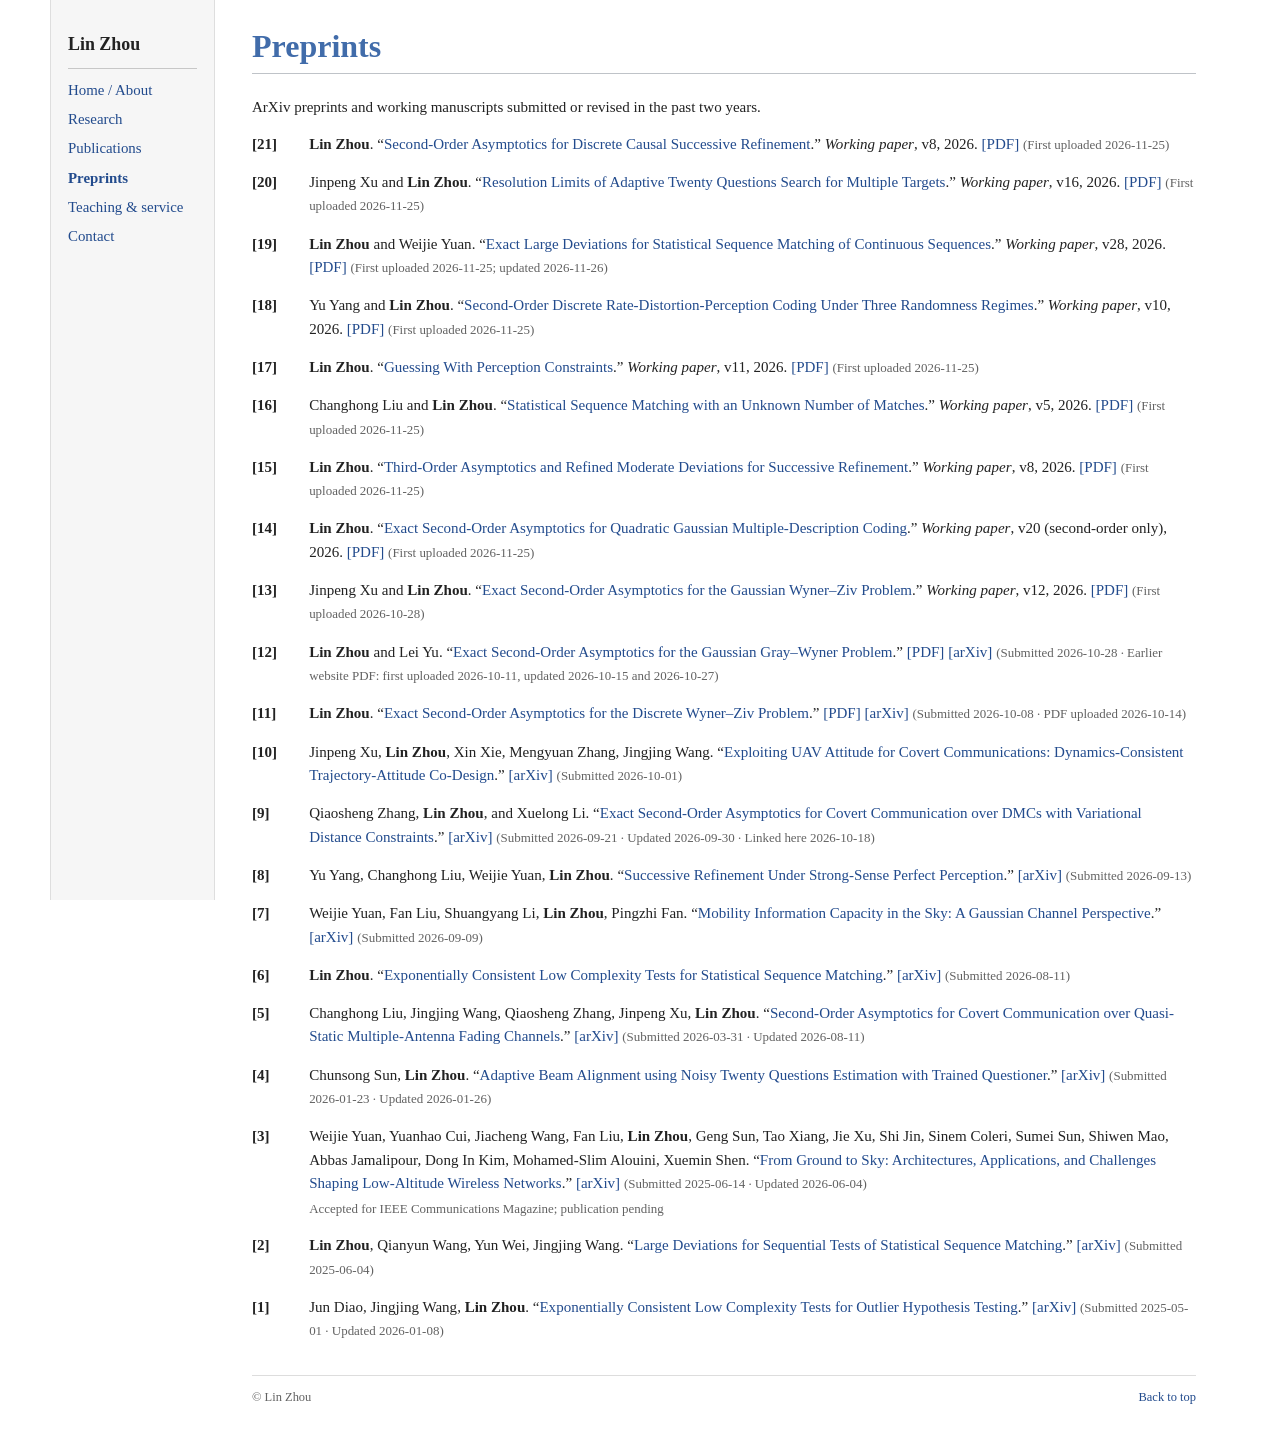
<file: ai-aided-papers.html>
<!doctype html>
<html lang="en">
<head>
  <meta charset="utf-8">
  <meta name="viewport" content="width=device-width, initial-scale=1">
  <meta name="robots" content="noindex,follow">
  <meta http-equiv="refresh" content="0;url=preprints.html">
  <link rel="canonical" href="https://lzhou-sustech.github.io/preprints.html">
  <title>Preprints — Lin Zhou</title>
</head>
<body>
  <p>This section has been merged into <a href="preprints.html">Preprints</a>.</p>
</body>
</html>
</file>
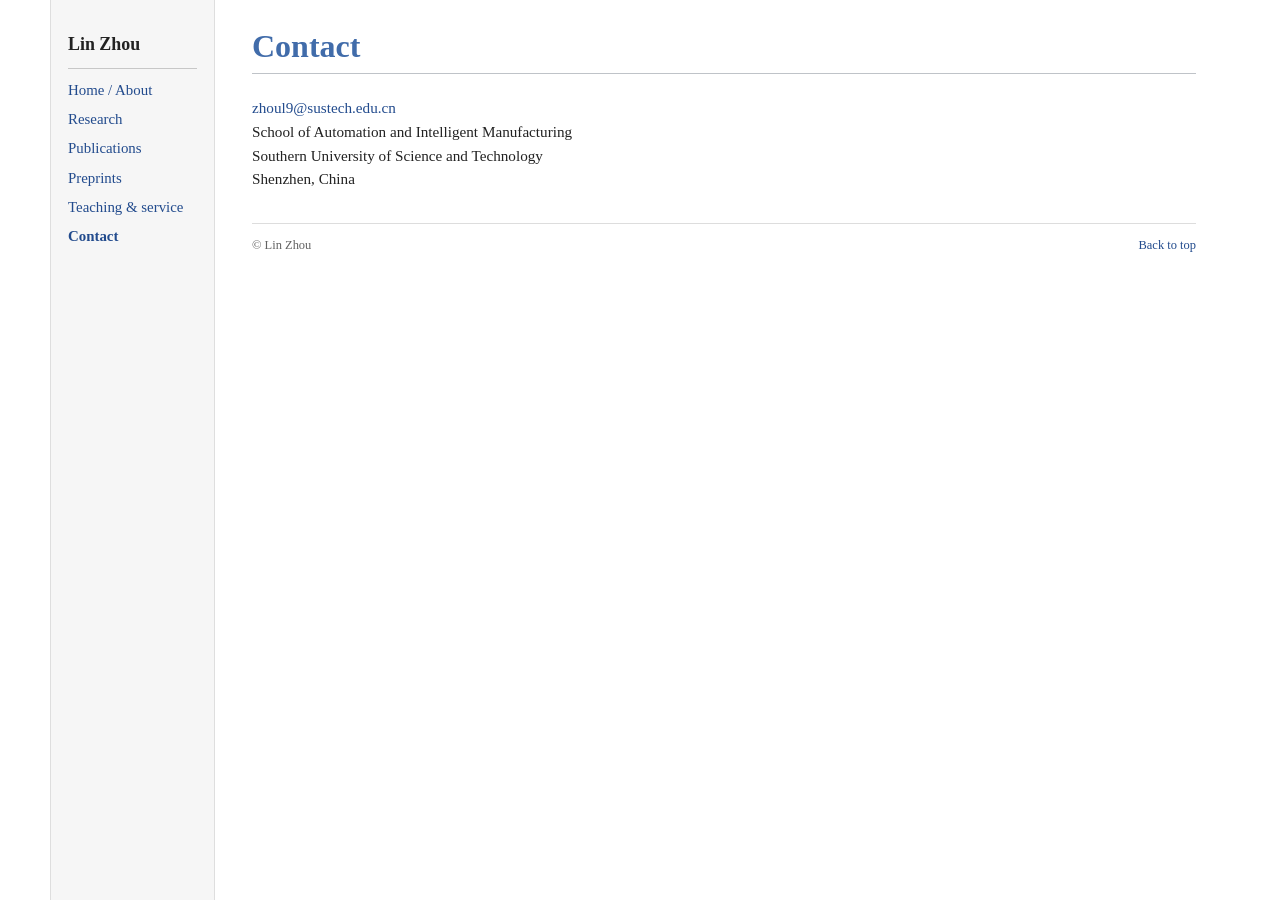
<file: contact.html>
<!doctype html>
<html lang="en">
<head>
  <meta charset="utf-8">
  <meta name="viewport" content="width=device-width, initial-scale=1">
  <meta name="theme-color" content="#224b8d">
  <meta name="description" content="Contact information for Lin Zhou at SUSTech.">
  <title>Contact — Lin Zhou</title>
  <link rel="icon" href="assets/favicon.svg" type="image/svg+xml">
  <link rel="stylesheet" href="styles.css">
  <script src="script.js" defer></script>
  <script type="application/ld+json">{"@context": "https://schema.org", "@type": "Person", "name": "Lin Zhou", "jobTitle": "Associate Professor", "worksFor": {"@type": "CollegeOrUniversity", "name": "Southern University of Science and Technology"}, "email": "zhoul9@sustech.edu.cn", "sameAs": ["https://www.sustech.edu.cn/en/faculties/linzhou.html", "https://scholar.google.com/citations?user=_ibA4RwAAAAJ", "https://dblp.org/pid/69/6147-2.html"]}</script>
</head>
<body>
  <a class="skip-link" href="#main">Skip to content</a>
  <div class="page-layout">
    <header class="site-header sidebar">
      <a class="site-name" href="index.html">Lin Zhou</a>
      <nav aria-label="Main navigation">
        <a href="index.html">Home / About</a>
        <a href="research.html">Research</a>
        <a href="publications.html">Publications</a>
        <a href="preprints.html">Preprints</a>
        <a href="teaching.html">Teaching &amp; service</a>
        <a href="contact.html" aria-current="page">Contact</a>
      </nav>
    </header>
    <main id="main">
      <section id="contact" aria-labelledby="contact-title">
        <h1 id="contact-title">Contact</h1>
        <p><a href="mailto:zhoul9@sustech.edu.cn">zhoul9@sustech.edu.cn</a><br>School of Automation and Intelligent Manufacturing<br>Southern University of Science and Technology<br>Shenzhen, China</p>
      </section>
      <footer><span>© Lin Zhou</span><a href="#main">Back to top</a></footer>
    </main>
  </div>
</body>
</html>
</file>
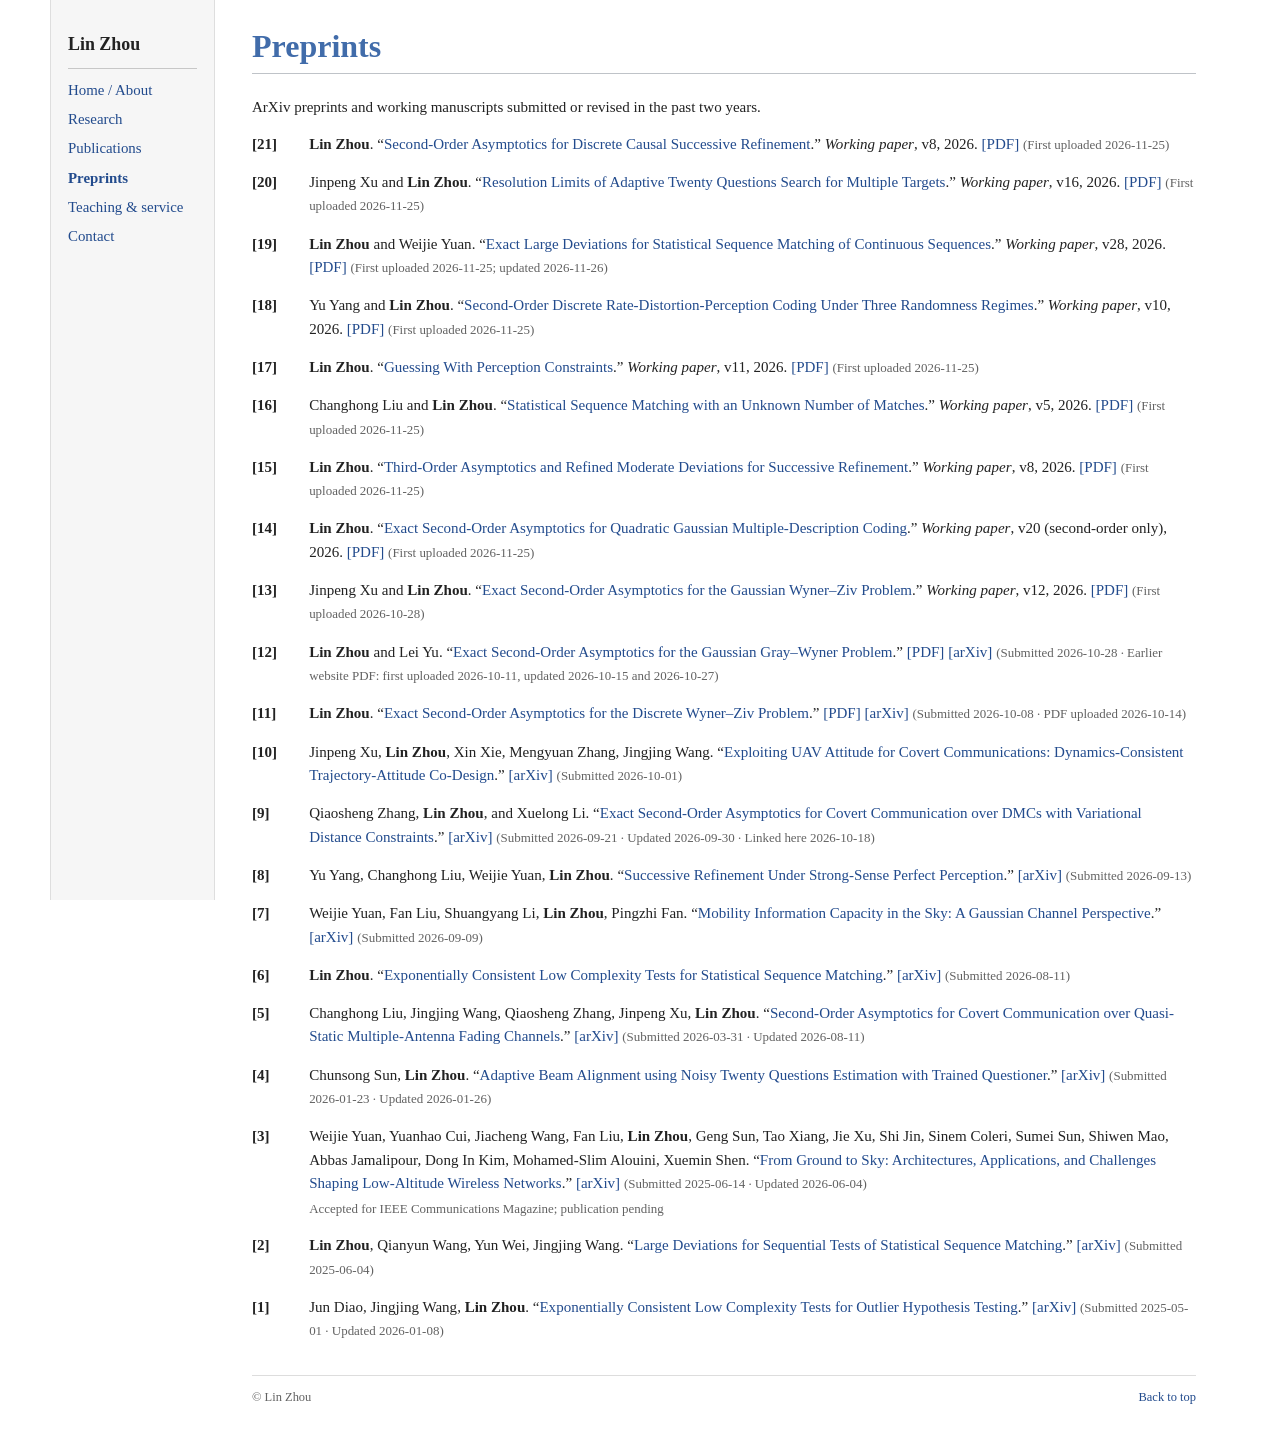
<file: preprints.html>
<!doctype html>
<html lang="en">
<head>
  <meta charset="utf-8">
  <meta name="viewport" content="width=device-width, initial-scale=1">
  <meta name="theme-color" content="#224b8d">
  <meta name="description" content="Preprints and working papers by Lin Zhou, including arXiv submissions and downloadable manuscripts.">
  <title>Preprints — Lin Zhou</title>
  <link rel="icon" href="assets/favicon.svg" type="image/svg+xml">
  <link rel="stylesheet" href="styles.css">
  <script type="application/ld+json">{"@context": "https://schema.org", "@type": "Person", "name": "Lin Zhou", "jobTitle": "Associate Professor", "worksFor": {"@type": "CollegeOrUniversity", "name": "Southern University of Science and Technology"}, "email": "zhoul9@sustech.edu.cn", "sameAs": ["https://www.sustech.edu.cn/en/faculties/linzhou.html", "https://scholar.google.com/citations?user=_ibA4RwAAAAJ", "https://dblp.org/pid/69/6147-2.html"]}</script>
  <style id="paper-list-presentation">
    ol.publication-list, ol.arxiv-list {padding-left:0;list-style:none;}
    li.publication, li.arxiv-paper {position:relative;list-style:none;padding-left:3.8em;}
    .paper-number {position:absolute;left:0;top:0;font-weight:700;font-variant-numeric:tabular-nums;white-space:nowrap;}
    .publication-group > h2 {margin-top:25px;}
    .publication-group[hidden], li.publication[hidden] {display:none!important;}
    @media(max-width:430px) {li.publication, li.arxiv-paper {padding-left:3.5em;}}
    @media print {.publication-group[hidden] {display:block!important;} li.publication[hidden] {display:list-item!important;}}
  </style>
</head>
<body>
  <a class="skip-link" href="#main">Skip to content</a>
  <div class="page-layout">
    <header class="site-header sidebar">
      <a class="site-name" href="index.html">Lin Zhou</a>
      <nav aria-label="Main navigation">
        <a href="index.html">Home / About</a>
        <a href="research.html">Research</a>
        <a href="publications.html">Publications</a>
        <a href="preprints.html" aria-current="page">Preprints</a>
        <a href="teaching.html">Teaching &amp; service</a>
        <a href="contact.html">Contact</a>
      </nav>
    </header>
    <main id="main">
      <section id="preprints" aria-labelledby="preprints-title">
        <h1 id="preprints-title">Preprints</h1>
        <p class="publication-intro">ArXiv preprints and working manuscripts submitted or revised in the past two years.</p>
        <ol class="arxiv-list" reversed start="21" role="list"><li class="arxiv-paper preprint-working" id="working-discrete-causal-successive-refinement-second-order-2026" value="21" data-paper-number="21"><span class="paper-number" aria-label="Preprint 21">[21]</span><p><strong>Lin Zhou</strong>. <span class="publication-title">“<a href="preprint-pdfs/Discrete_Causal_Successive_Refinement_Second_Order.pdf">Second-Order Asymptotics for Discrete Causal Successive Refinement</a>.”</span> <em>Working paper</em>, v8, 2026. <a class="publication-pdf" href="preprint-pdfs/Discrete_Causal_Successive_Refinement_Second_Order.pdf">[PDF]</a> <span class="arxiv-dates">(First uploaded <time datetime="2026-11-25">2026-11-25</time>)</span></p></li>
<li class="arxiv-paper preprint-working" id="working-adaptive-twenty-questions-multiple-targets-2026" value="20" data-paper-number="20"><span class="paper-number" aria-label="Preprint 20">[20]</span><p>Jinpeng Xu and <strong>Lin Zhou</strong>. <span class="publication-title">“<a href="preprint-pdfs/Adaptive_Twenty_Questions_Multiple_Targets.pdf">Resolution Limits of Adaptive Twenty Questions Search for Multiple Targets</a>.”</span> <em>Working paper</em>, v16, 2026. <a class="publication-pdf" href="preprint-pdfs/Adaptive_Twenty_Questions_Multiple_Targets.pdf">[PDF]</a> <span class="arxiv-dates">(First uploaded <time datetime="2026-11-25">2026-11-25</time>)</span></p></li>
<li class="arxiv-paper preprint-working" id="working-continuous-sequence-matching-exact-ld-2026" value="19" data-paper-number="19"><span class="paper-number" aria-label="Preprint 19">[19]</span><p><strong>Lin Zhou</strong> and Weijie Yuan. <span class="publication-title">“<a href="preprint-pdfs/Continuous_Sequence_Matching_Exact_Large_Deviations.pdf">Exact Large Deviations for Statistical Sequence Matching of Continuous Sequences</a>.”</span> <em>Working paper</em>, v28, 2026. <a class="publication-pdf" href="preprint-pdfs/Continuous_Sequence_Matching_Exact_Large_Deviations.pdf">[PDF]</a> <span class="arxiv-dates">(First uploaded <time datetime="2026-11-25">2026-11-25</time>; updated <time datetime="2026-11-26">2026-11-26</time>)</span></p></li>
<li class="arxiv-paper preprint-working" id="working-discrete-rdp-second-order-2026" value="18" data-paper-number="18"><span class="paper-number" aria-label="Preprint 18">[18]</span><p>Yu Yang and <strong>Lin Zhou</strong>. <span class="publication-title">“<a href="preprint-pdfs/Discrete_Rate_Distortion_Perception_Second_Order.pdf">Second-Order Discrete Rate-Distortion-Perception Coding Under Three Randomness Regimes</a>.”</span> <em>Working paper</em>, v10, 2026. <a class="publication-pdf" href="preprint-pdfs/Discrete_Rate_Distortion_Perception_Second_Order.pdf">[PDF]</a> <span class="arxiv-dates">(First uploaded <time datetime="2026-11-25">2026-11-25</time>)</span></p></li>
<li class="arxiv-paper preprint-working" id="working-guessing-perception-constraints-2026" value="17" data-paper-number="17"><span class="paper-number" aria-label="Preprint 17">[17]</span><p><strong>Lin Zhou</strong>. <span class="publication-title">“<a href="preprint-pdfs/Guessing_With_Perception_Constraints.pdf">Guessing With Perception Constraints</a>.”</span> <em>Working paper</em>, v11, 2026. <a class="publication-pdf" href="preprint-pdfs/Guessing_With_Perception_Constraints.pdf">[PDF]</a> <span class="arxiv-dates">(First uploaded <time datetime="2026-11-25">2026-11-25</time>)</span></p></li>
<li class="arxiv-paper preprint-working" id="working-sequence-matching-unknown-count" value="16" data-paper-number="16"><span class="paper-number" aria-label="Preprint 16">[16]</span><p>Changhong Liu and <strong>Lin Zhou</strong>. <span class="publication-title">“<a href="preprint-pdfs/Statistical_Sequence_Matching_Unknown_Number_of_Matches.pdf">Statistical Sequence Matching with an Unknown Number of Matches</a>.”</span> <em>Working paper</em>, v5, 2026. <a class="publication-pdf" href="preprint-pdfs/Statistical_Sequence_Matching_Unknown_Number_of_Matches.pdf">[PDF]</a> <span class="arxiv-dates">(First uploaded <time datetime="2026-11-25">2026-11-25</time>)</span></p></li>
<li class="arxiv-paper preprint-working" id="working-sr-third-order-refined-md-2026" value="15" data-paper-number="15"><span class="paper-number" aria-label="Preprint 15">[15]</span><p><strong>Lin Zhou</strong>. <span class="publication-title">“<a href="preprint-pdfs/SR_Third_Order_Refined_Moderate_Deviations.pdf">Third-Order Asymptotics and Refined Moderate Deviations for Successive Refinement</a>.”</span> <em>Working paper</em>, v8, 2026. <a class="publication-pdf" href="preprint-pdfs/SR_Third_Order_Refined_Moderate_Deviations.pdf">[PDF]</a> <span class="arxiv-dates">(First uploaded <time datetime="2026-11-25">2026-11-25</time>)</span></p></li>
<li class="arxiv-paper preprint-working" id="working-ozarow-gaussian-md-second-order-2026" value="14" data-paper-number="14"><span class="paper-number" aria-label="Preprint 14">[14]</span><p><strong>Lin Zhou</strong>. <span class="publication-title">“<a href="preprint-pdfs/Ozarow_Gaussian_MD_Second_Order.pdf">Exact Second-Order Asymptotics for Quadratic Gaussian Multiple-Description Coding</a>.”</span> <em>Working paper</em>, v20 (second-order only), 2026. <a class="publication-pdf" href="preprint-pdfs/Ozarow_Gaussian_MD_Second_Order.pdf">[PDF]</a> <span class="arxiv-dates">(First uploaded <time datetime="2026-11-25">2026-11-25</time>)</span></p></li>
<li class="arxiv-paper preprint-working" id="working-gaussian-wyner-ziv-2026" value="13" data-paper-number="13"><span class="paper-number" aria-label="Preprint 13">[13]</span><p>Jinpeng Xu and <strong>Lin Zhou</strong>. <span class="publication-title">“<a href="preprint-pdfs/Gaussian_Wyner_Ziv_Second_Order.pdf">Exact Second-Order Asymptotics for the Gaussian Wyner–Ziv Problem</a>.”</span> <em>Working paper</em>, v12, 2026. <a class="publication-pdf" href="preprint-pdfs/Gaussian_Wyner_Ziv_Second_Order.pdf">[PDF]</a> <span class="arxiv-dates">(First uploaded <time datetime="2026-10-28">2026-10-28</time>)</span></p></li>
<li class="arxiv-paper" id="arxiv-2610-38306" value="12" data-paper-number="12"><span class="paper-number" aria-label="Preprint 12">[12]</span><p><strong>Lin Zhou</strong> and Lei Yu. <span class="publication-title">“<a href="https://arxiv.org/pdf/2610.38306">Exact Second-Order Asymptotics for the Gaussian Gray–Wyner Problem</a>.”</span> <a class="publication-pdf" href="https://arxiv.org/pdf/2610.38306">[PDF]</a> <a class="publication-arxiv" href="https://arxiv.org/abs/2610.38306">[arXiv]</a> <span class="arxiv-dates">(Submitted <time datetime="2026-10-28">2026-10-28</time> · Earlier website PDF: first uploaded <time datetime="2026-10-11">2026-10-11</time>, updated <time datetime="2026-10-15">2026-10-15</time> and <time datetime="2026-10-27">2026-10-27</time>)</span></p></li>
<li class="arxiv-paper" id="arxiv-2610-11998" value="11" data-paper-number="11"><span class="paper-number" aria-label="Preprint 11">[11]</span><p><strong>Lin Zhou</strong>. <span class="publication-title">“<a href="preprint-pdfs/Wyner_Ziv_Second_Order.pdf">Exact Second-Order Asymptotics for the Discrete Wyner–Ziv Problem</a>.”</span> <a class="publication-pdf" href="preprint-pdfs/Wyner_Ziv_Second_Order.pdf">[PDF]</a> <a class="publication-arxiv" href="https://arxiv.org/abs/2610.11998">[arXiv]</a> <span class="arxiv-dates">(Submitted <time datetime="2026-10-08">2026-10-08</time> · PDF uploaded <time datetime="2026-10-14">2026-10-14</time>)</span></p></li>
<li class="arxiv-paper" id="arxiv-2610-01307" value="10" data-paper-number="10"><span class="paper-number" aria-label="Preprint 10">[10]</span><p>Jinpeng Xu, <strong>Lin Zhou</strong>, Xin Xie, Mengyuan Zhang, Jingjing Wang. <span class="publication-title">“<a href="https://arxiv.org/pdf/2610.01307">Exploiting UAV Attitude for Covert Communications: Dynamics-Consistent Trajectory-Attitude Co-Design</a>.”</span> <a class="publication-arxiv" href="https://arxiv.org/abs/2610.01307">[arXiv]</a> <span class="arxiv-dates">(Submitted <time datetime="2026-10-01">2026-10-01</time>)</span></p></li>
<li class="arxiv-paper" id="arxiv-2609-24675" value="9" data-paper-number="9"><span class="paper-number" aria-label="Preprint 9">[9]</span><p>Qiaosheng Zhang, <strong>Lin Zhou</strong>, and Xuelong Li. <span class="publication-title">“<a href="https://arxiv.org/pdf/2609.24675">Exact Second-Order Asymptotics for Covert Communication over DMCs with Variational Distance Constraints</a>.”</span> <a class="publication-arxiv" href="https://arxiv.org/abs/2609.24675">[arXiv]</a> <span class="arxiv-dates">(Submitted <time datetime="2026-09-21">2026-09-21</time> · Updated <time datetime="2026-09-30">2026-09-30</time> · Linked here <time datetime="2026-10-18">2026-10-18</time>)</span></p></li>
<li class="arxiv-paper" id="arxiv-2609-14404" value="8" data-paper-number="8"><span class="paper-number" aria-label="Preprint 8">[8]</span><p>Yu Yang, Changhong Liu, Weijie Yuan, <strong>Lin Zhou</strong>. <span class="publication-title">“<a href="https://arxiv.org/pdf/2609.14404">Successive Refinement Under Strong-Sense Perfect Perception</a>.”</span> <a class="publication-arxiv" href="https://arxiv.org/abs/2609.14404">[arXiv]</a> <span class="arxiv-dates">(Submitted <time datetime="2026-09-13">2026-09-13</time>)</span></p></li>
<li class="arxiv-paper" id="arxiv-2609-10436" value="7" data-paper-number="7"><span class="paper-number" aria-label="Preprint 7">[7]</span><p>Weijie Yuan, Fan Liu, Shuangyang Li, <strong>Lin Zhou</strong>, Pingzhi Fan. <span class="publication-title">“<a href="https://arxiv.org/pdf/2609.10436">Mobility Information Capacity in the Sky: A Gaussian Channel Perspective</a>.”</span> <a class="publication-arxiv" href="https://arxiv.org/abs/2609.10436">[arXiv]</a> <span class="arxiv-dates">(Submitted <time datetime="2026-09-09">2026-09-09</time>)</span></p></li>
<li class="arxiv-paper" id="arxiv-2608-10455" value="6" data-paper-number="6"><span class="paper-number" aria-label="Preprint 6">[6]</span><p><strong>Lin Zhou</strong>. <span class="publication-title">“<a href="https://arxiv.org/pdf/2608.10455">Exponentially Consistent Low Complexity Tests for Statistical Sequence Matching</a>.”</span> <a class="publication-arxiv" href="https://arxiv.org/abs/2608.10455">[arXiv]</a> <span class="arxiv-dates">(Submitted <time datetime="2026-08-11">2026-08-11</time>)</span></p></li>
<li class="arxiv-paper" id="arxiv-2603-29645" value="5" data-paper-number="5"><span class="paper-number" aria-label="Preprint 5">[5]</span><p>Changhong Liu, Jingjing Wang, Qiaosheng Zhang, Jinpeng Xu, <strong>Lin Zhou</strong>. <span class="publication-title">“<a href="https://arxiv.org/pdf/2603.29645">Second-Order Asymptotics for Covert Communication over Quasi-Static Multiple-Antenna Fading Channels</a>.”</span> <a class="publication-arxiv" href="https://arxiv.org/abs/2603.29645">[arXiv]</a> <span class="arxiv-dates">(Submitted <time datetime="2026-03-31">2026-03-31</time> · Updated <time datetime="2026-08-11">2026-08-11</time>)</span></p></li>
<li class="arxiv-paper" id="arxiv-2601-16799" value="4" data-paper-number="4"><span class="paper-number" aria-label="Preprint 4">[4]</span><p>Chunsong Sun, <strong>Lin Zhou</strong>. <span class="publication-title">“<a href="https://arxiv.org/pdf/2601.16799">Adaptive Beam Alignment using Noisy Twenty Questions Estimation with Trained Questioner</a>.”</span> <a class="publication-arxiv" href="https://arxiv.org/abs/2601.16799">[arXiv]</a> <span class="arxiv-dates">(Submitted <time datetime="2026-01-23">2026-01-23</time> · Updated <time datetime="2026-01-26">2026-01-26</time>)</span></p></li>
<li class="arxiv-paper" id="arxiv-2506-12308" value="3" data-paper-number="3"><span class="paper-number" aria-label="Preprint 3">[3]</span><p>Weijie Yuan, Yuanhao Cui, Jiacheng Wang, Fan Liu, <strong>Lin Zhou</strong>, Geng Sun, Tao Xiang, Jie Xu, Shi Jin, Sinem Coleri, Sumei Sun, Shiwen Mao, Abbas Jamalipour, Dong In Kim, Mohamed-Slim Alouini, Xuemin Shen. <span class="publication-title">“<a href="https://arxiv.org/pdf/2506.12308">From Ground to Sky: Architectures, Applications, and Challenges Shaping Low-Altitude Wireless Networks</a>.”</span> <a class="publication-arxiv" href="https://arxiv.org/abs/2506.12308">[arXiv]</a> <span class="arxiv-dates">(Submitted <time datetime="2025-06-14">2025-06-14</time> · Updated <time datetime="2026-06-04">2026-06-04</time>)</span></p><p class="arxiv-reference">Accepted for IEEE Communications Magazine; publication pending</p></li>
<li class="arxiv-paper" id="arxiv-2506-03976" value="2" data-paper-number="2"><span class="paper-number" aria-label="Preprint 2">[2]</span><p><strong>Lin Zhou</strong>, Qianyun Wang, Yun Wei, Jingjing Wang. <span class="publication-title">“<a href="https://arxiv.org/pdf/2506.03976">Large Deviations for Sequential Tests of Statistical Sequence Matching</a>.”</span> <a class="publication-arxiv" href="https://arxiv.org/abs/2506.03976">[arXiv]</a> <span class="arxiv-dates">(Submitted <time datetime="2025-06-04">2025-06-04</time>)</span></p></li>
<li class="arxiv-paper" id="arxiv-2505-00558" value="1" data-paper-number="1"><span class="paper-number" aria-label="Preprint 1">[1]</span><p>Jun Diao, Jingjing Wang, <strong>Lin Zhou</strong>. <span class="publication-title">“<a href="https://arxiv.org/pdf/2505.00558">Exponentially Consistent Low Complexity Tests for Outlier Hypothesis Testing</a>.”</span> <a class="publication-arxiv" href="https://arxiv.org/abs/2505.00558">[arXiv]</a> <span class="arxiv-dates">(Submitted <time datetime="2025-05-01">2025-05-01</time> · Updated <time datetime="2026-01-08">2026-01-08</time>)</span></p></li></ol>
        
        
        
        
      </section>
      <footer><span>© Lin Zhou</span><a href="#main">Back to top</a></footer>
    </main>
  </div>
</body>
</html>
</file>
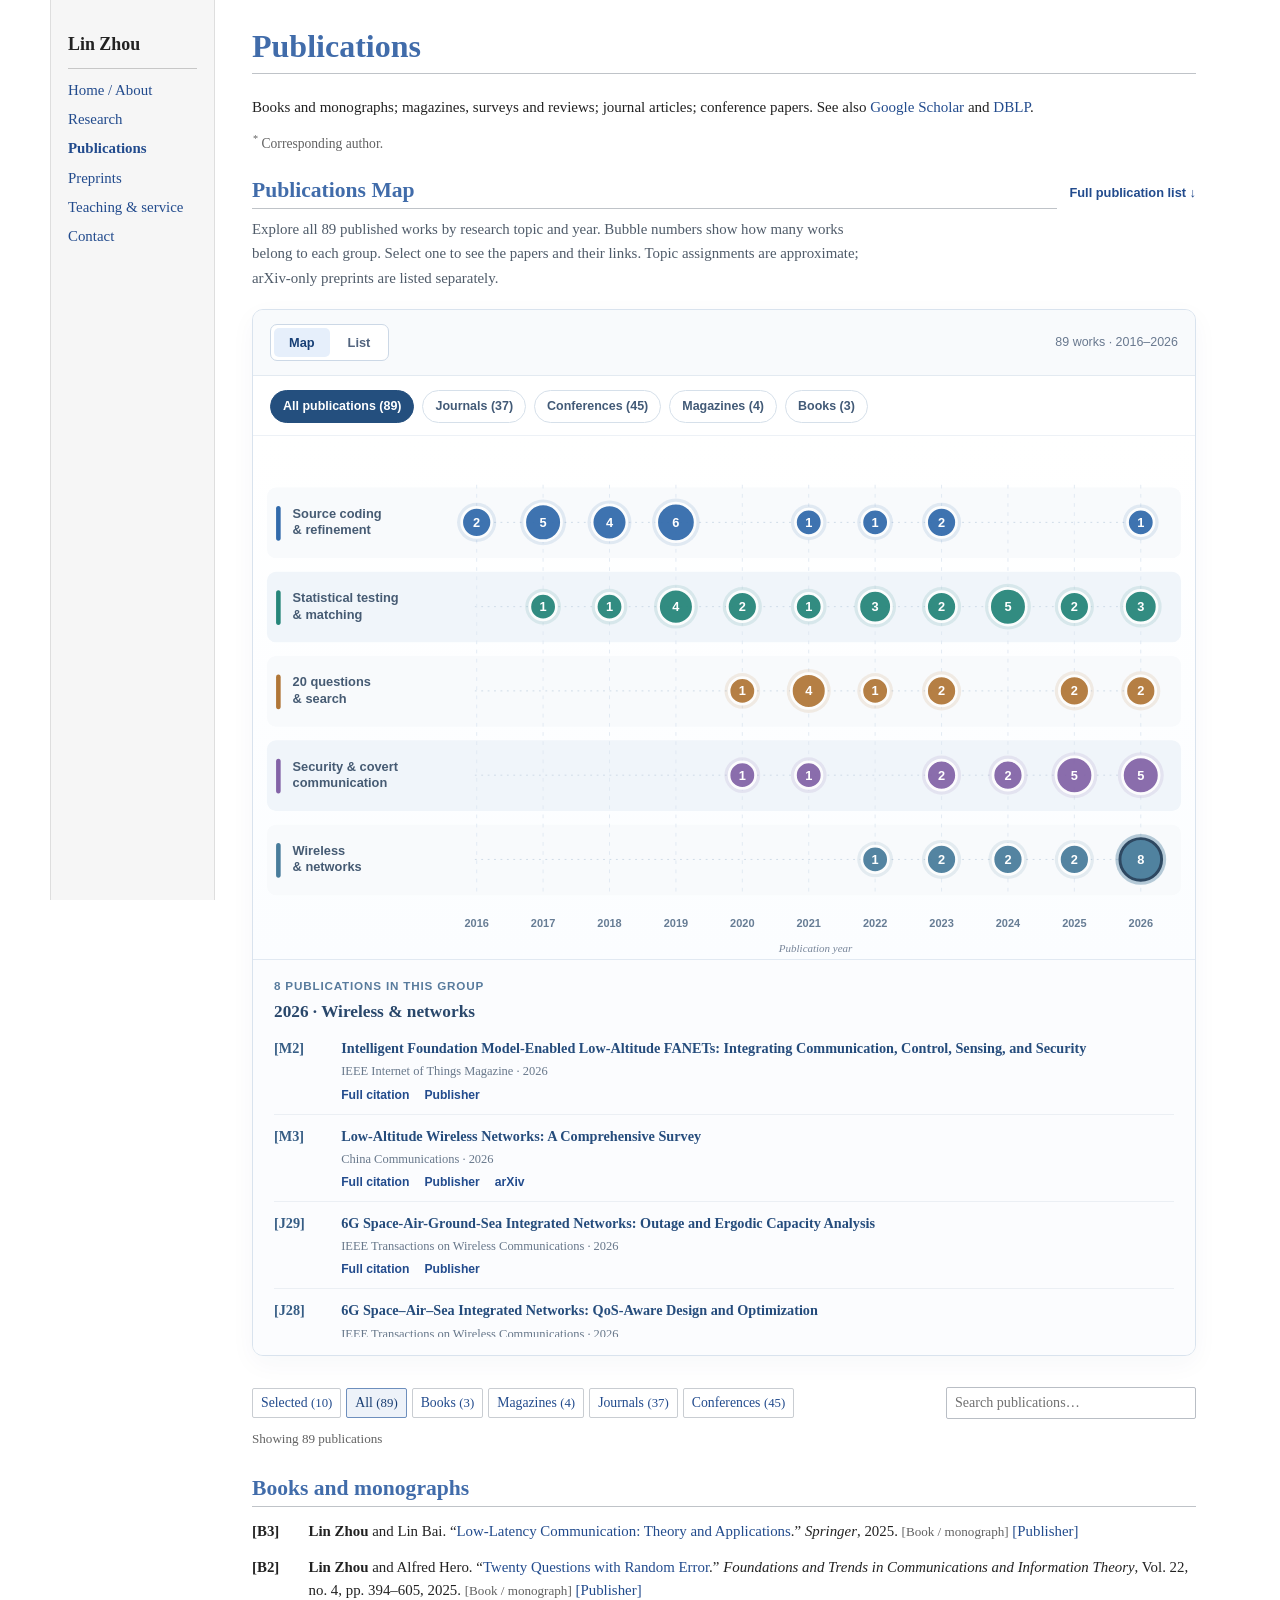
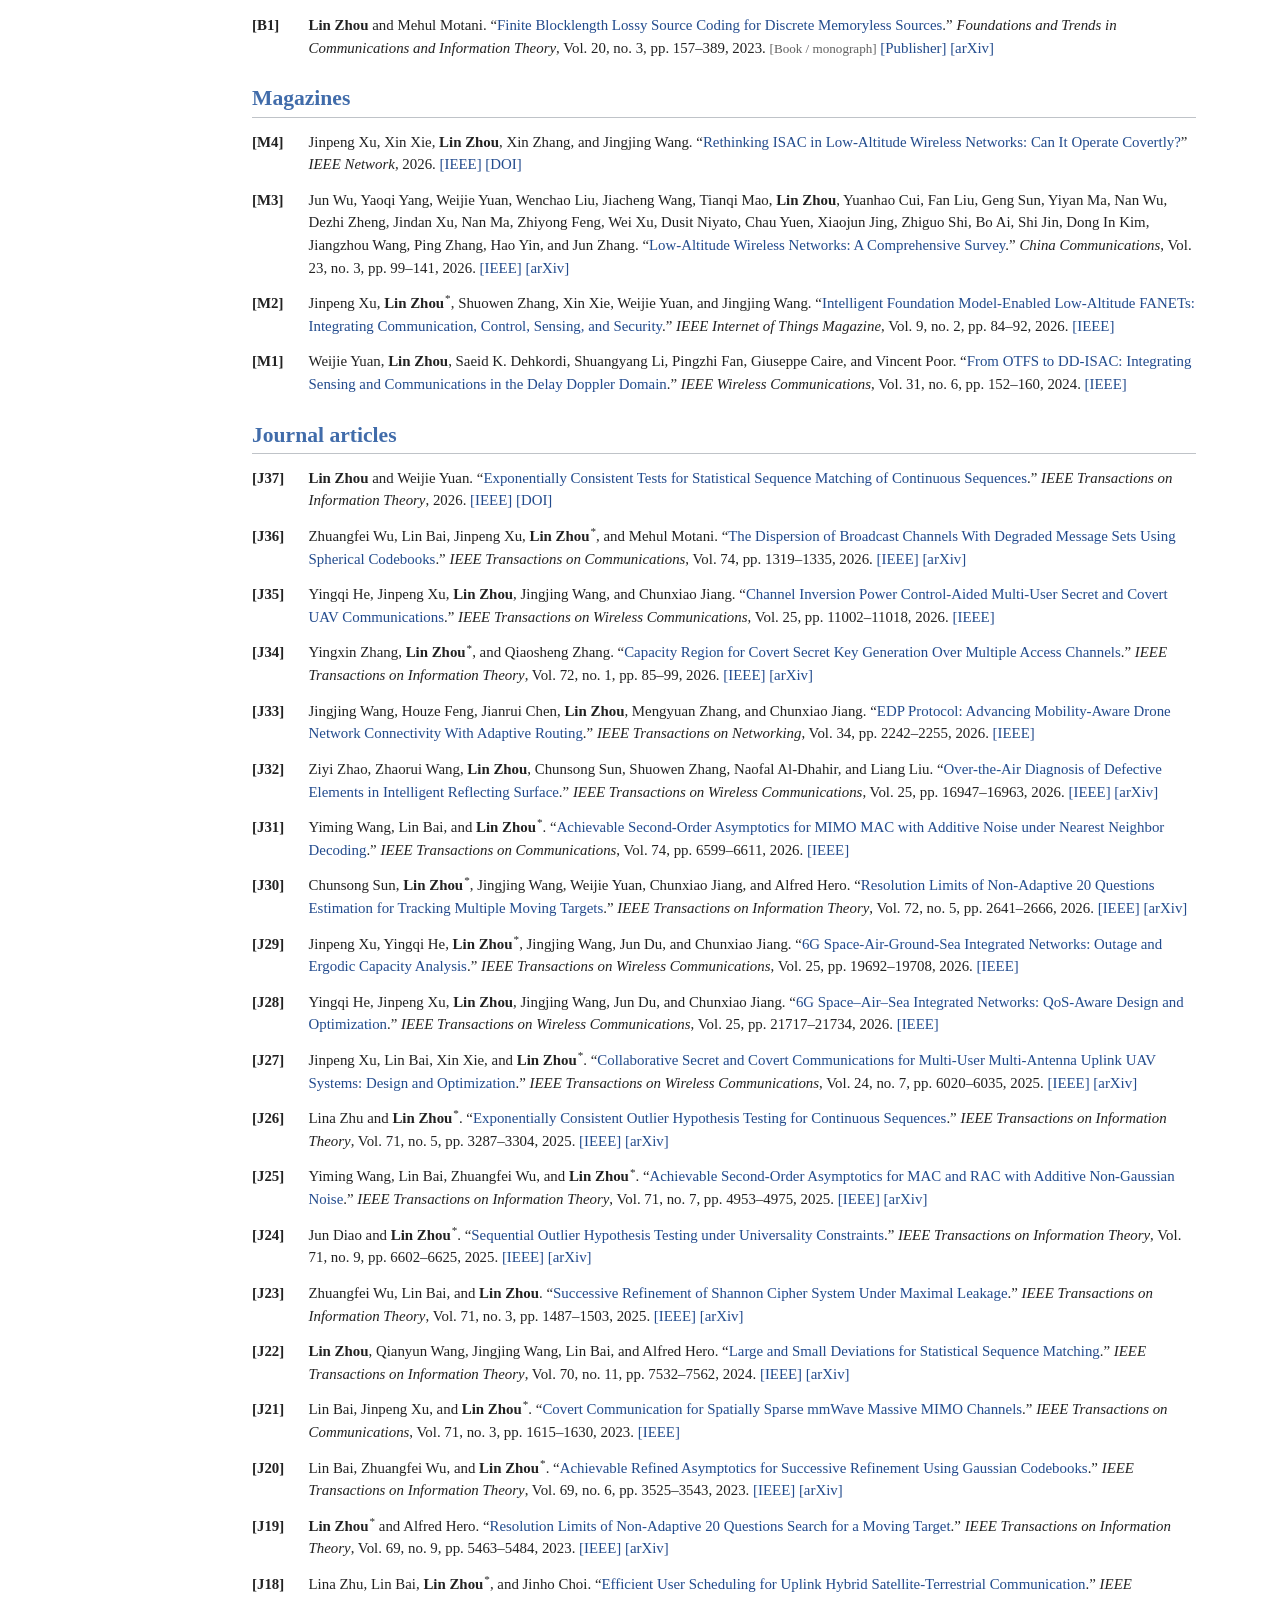
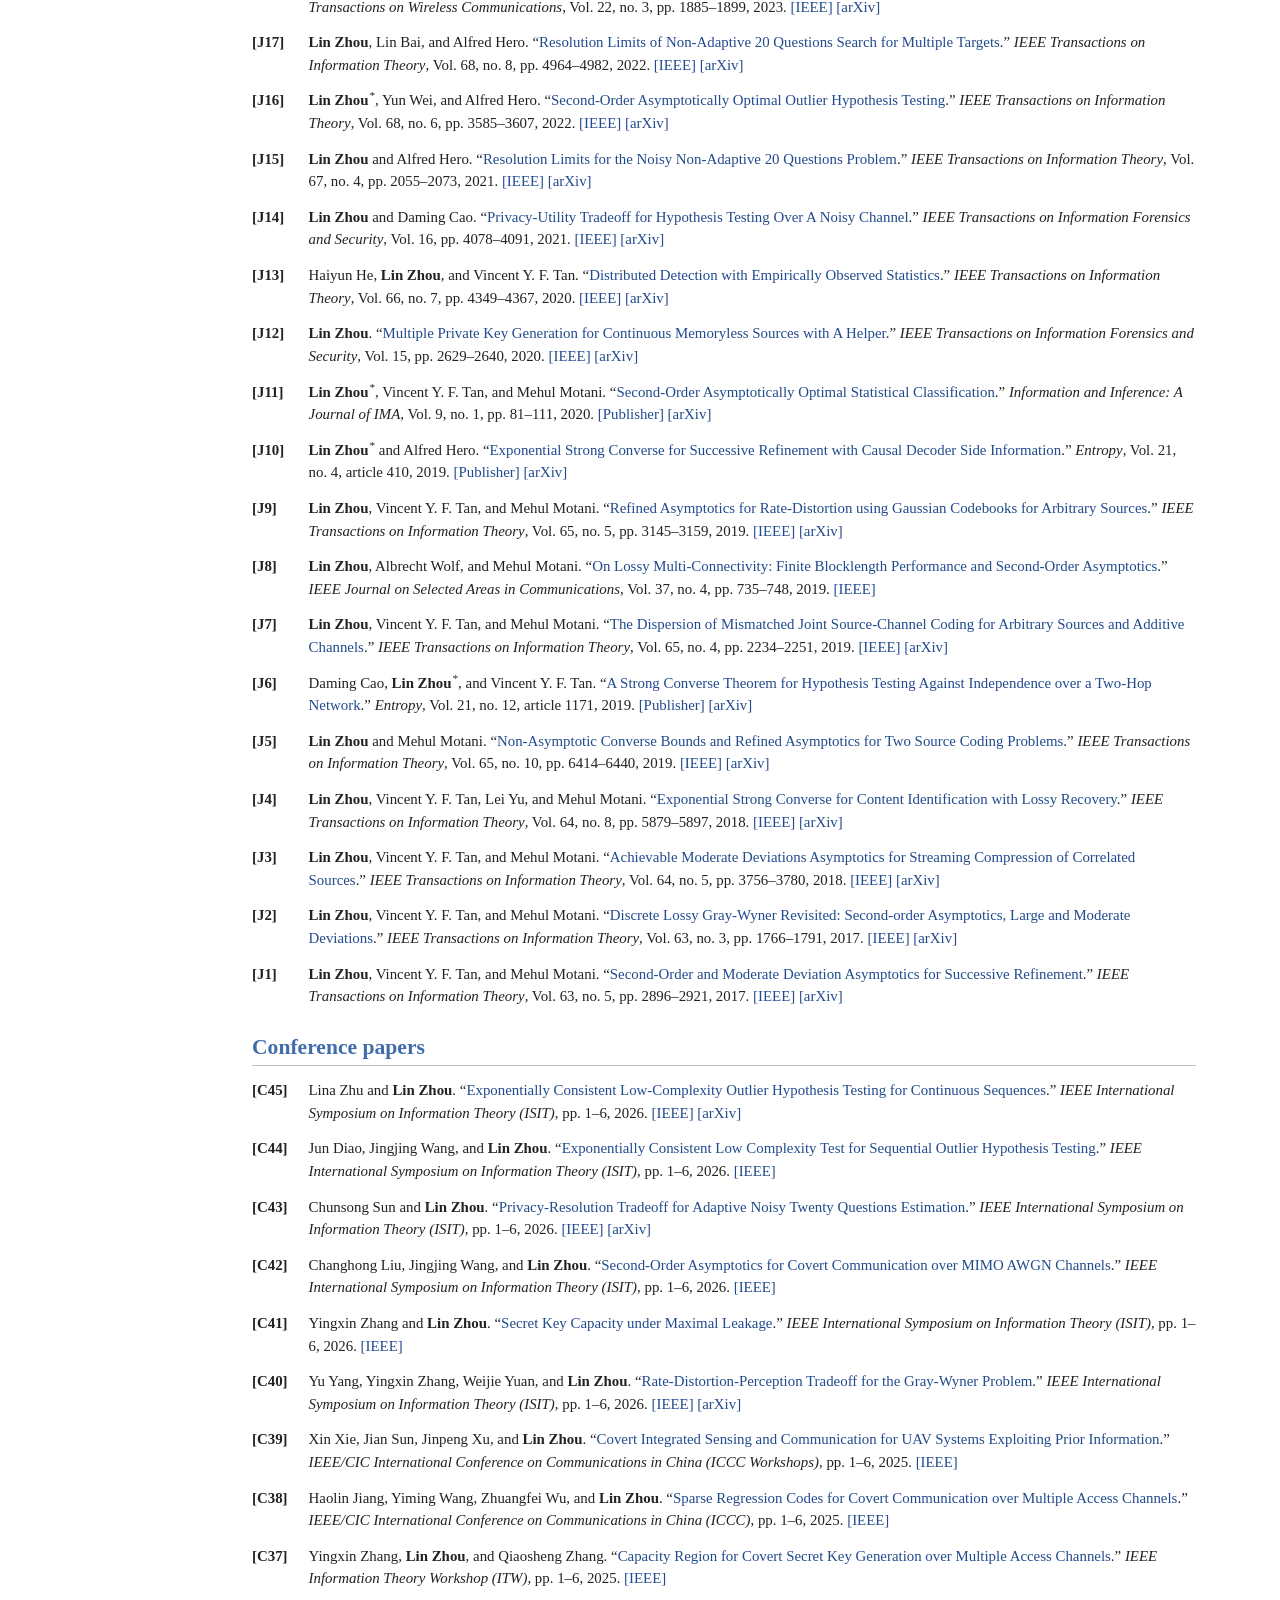
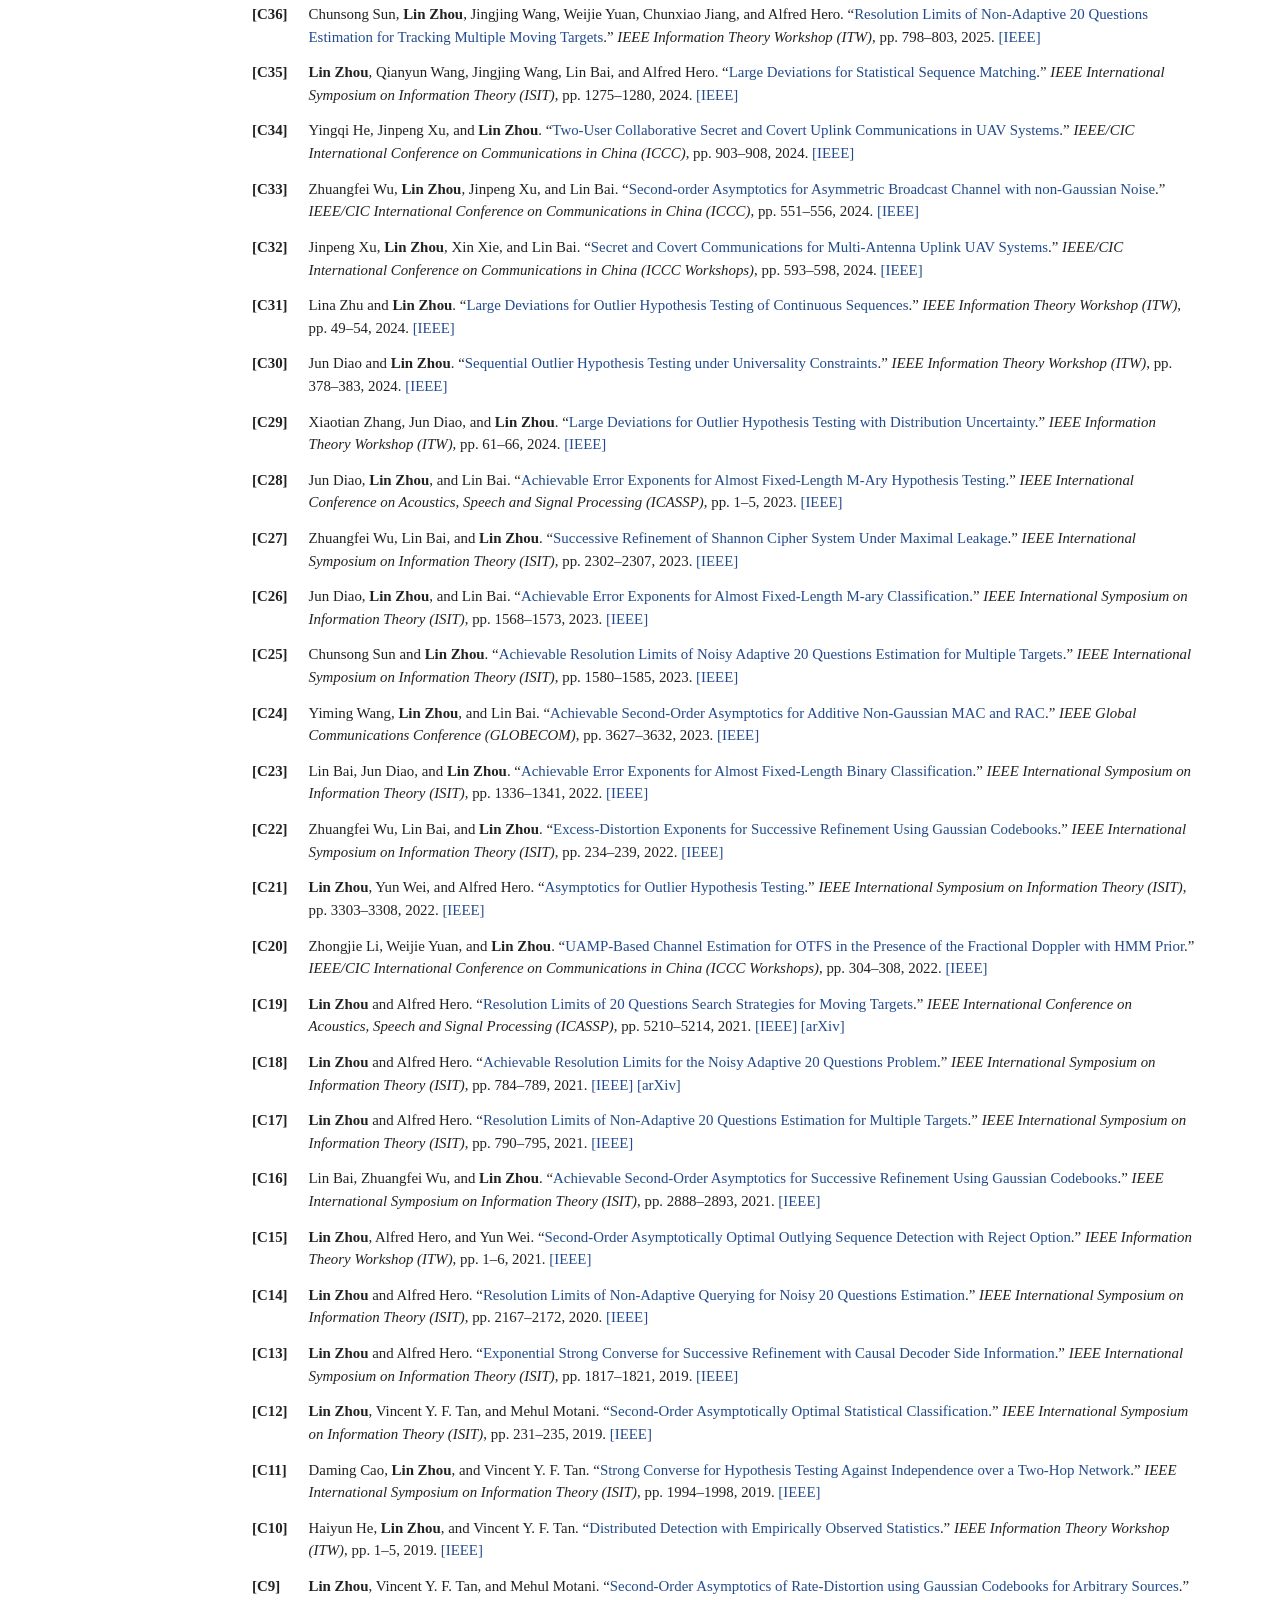
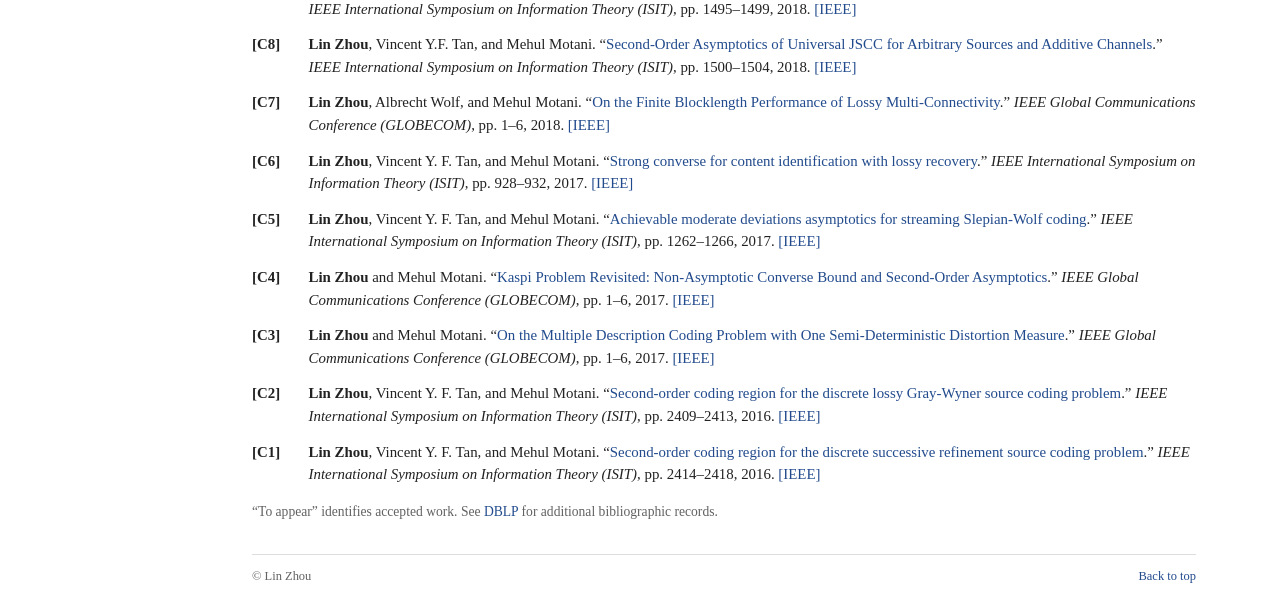
<file: publications.html>
<!doctype html>
<html lang="en">
<head>
  <meta charset="utf-8">
  <meta name="viewport" content="width=device-width, initial-scale=1">
  <meta name="theme-color" content="#224b8d">
  <meta name="description" content="Publications by Lin Zhou: journal articles, magazines, surveys, reviews, conference papers, and books.">
  <title>Publications — Lin Zhou</title>
  <link rel="icon" href="assets/favicon.svg" type="image/svg+xml">
  <link rel="stylesheet" href="styles.css">
  <script type="application/ld+json">{"@context": "https://schema.org", "@type": "Person", "name": "Lin Zhou", "jobTitle": "Associate Professor", "worksFor": {"@type": "CollegeOrUniversity", "name": "Southern University of Science and Technology"}, "email": "zhoul9@sustech.edu.cn", "sameAs": ["https://www.sustech.edu.cn/en/faculties/linzhou.html", "https://scholar.google.com/citations?user=_ibA4RwAAAAJ", "https://dblp.org/pid/69/6147-2.html"]}</script>
  <link rel="stylesheet" href="publication-atlas.css?v=research-map-20261013-1">
  <link rel="stylesheet" href="publications-map.css?v=all-papers-map-20261013-1">
  <script src="publications-map.js?v=all-papers-map-20261013-1" defer></script>
  <style id="paper-list-presentation">
    ol.publication-list, ol.arxiv-list {padding-left:0;list-style:none;}
    li.publication, li.arxiv-paper {position:relative;list-style:none;padding-left:3.8em;}
    .paper-number {position:absolute;left:0;top:0;font-weight:700;font-variant-numeric:tabular-nums;white-space:nowrap;}
    .publication-group > h2 {margin-top:25px;}
    .publication-group[hidden], li.publication[hidden] {display:none!important;}
    @media(max-width:430px) {li.publication, li.arxiv-paper {padding-left:3.5em;}}
    @media print {.publication-group[hidden] {display:block!important;} li.publication[hidden] {display:list-item!important;}}
  </style>
  <script src="paper-filters.js?v=magazines-20261012-1" defer></script>
</head>
<body>
  <a class="skip-link" href="#main">Skip to content</a>
  <div class="page-layout">
    <header class="site-header sidebar">
      <a class="site-name" href="index.html">Lin Zhou</a>
      <nav aria-label="Main navigation">
        <a href="index.html">Home / About</a>
        <a href="research.html">Research</a>
        <a href="publications.html" aria-current="page">Publications</a>
        <a href="preprints.html">Preprints</a>
        <a href="teaching.html">Teaching &amp; service</a>
        <a href="contact.html">Contact</a>
      </nav>
    </header>
    <main id="main">
      <section id="publications" aria-labelledby="publications-title">
        <h1 id="publications-title">Publications</h1>
        <p class="publication-intro">Books and monographs; magazines, surveys and reviews; journal articles; conference papers. See also <a href="https://scholar.google.com/citations?user=_ibA4RwAAAAJ">Google Scholar</a> and <a href="https://dblp.org/pid/69/6147-2.html">DBLP</a>.</p>
        <p class="publication-legend"><sup class="corresponding-marker">*</sup> Corresponding author.</p>
<!-- PAGE-PUBLICATIONS-MAP:START -->
<div id="publication-map-on-publications" class="full-map-section" aria-labelledby="full-publication-map-title">
<div class="home-feature-heading"><h2 id="full-publication-map-title">Publications Map</h2><a class="home-feature-link" href="#publication-list">Full publication list ↓</a></div>
<p class="home-feature-intro">Explore all 89 published works by research topic and year. Bubble numbers show how many works belong to each group. Select one to see the papers and their links. Topic assignments are approximate; arXiv-only preprints are listed separately.</p>
<div class="full-map-shell" data-full-publications-map><div class="full-map-topbar"><div class="full-map-mode" role="group" aria-label="Publications map mode"><button type="button" data-full-map-mode="map" aria-pressed="true">Map</button><button type="button" data-full-map-mode="list" aria-pressed="false">List</button></div><p class="full-map-meta">89 works · 2016–2026</p></div><div class="full-map-filters" data-full-map-filters role="group" aria-label="Filter the map by publication type"></div><div class="full-map-chart" data-full-map-chart></div><ol class="full-map-list" data-full-map-list hidden></ol><div class="full-map-detail" data-full-map-detail aria-label="Publication group details" aria-live="polite"></div><p class="full-map-fallback">Browse the full bibliography at <a href="publications.html">Publications</a>.</p><script type="application/json" data-full-map-data>[{"id":"book-low-latency-2025","number":"B3","title":"Low-Latency Communication: Theory and Applications","authors":"Lin Zhou and Lin Bai","venue":"Springer","year":2025,"publisherUrl":"https://link.springer.com/book/9783032066268","arxivUrl":"","type":"book","mapTheme":4},{"id":"book-twenty-questions-2025","number":"B2","title":"Twenty Questions with Random Error","authors":"Lin Zhou and Alfred Hero","venue":"Foundations and Trends in Communications and Information Theory","year":2025,"publisherUrl":"https://www.emerald.com/ftcit/article-abstract/22/4/394/1333188/Twenty-Questions-with-Random-Error?redirectedFrom=fulltext","arxivUrl":"","type":"book","mapTheme":2},{"id":"book-lossy-source-coding-2023","number":"B1","title":"Finite Blocklength Lossy Source Coding for Discrete Memoryless Sources","authors":"Lin Zhou and Mehul Motani","venue":"Foundations and Trends in Communications and Information Theory","year":2023,"publisherUrl":"https://www.emerald.com/ftcit/article-abstract/20/3/157/1332644/Finite-Blocklength-Lossy-Source-Coding-for?redirectedFrom=fulltext","arxivUrl":"https://arxiv.org/abs/2301.07871","type":"book","mapTheme":0},{"id":"magazine-covert-isac-lawn-2026","number":"M4","title":"Rethinking ISAC in Low-Altitude Wireless Networks: Can It Operate Covertly?","authors":"Jinpeng Xu, Xin Xie, Lin Zhou, Xin Zhang, and Jingjing Wang","venue":"IEEE Network","year":2026,"publisherUrl":"https://ieeexplore.ieee.org/document/11766240/","arxivUrl":"","type":"magazine","mapTheme":3},{"id":"journal-lawn-survey-2026","number":"M3","title":"Low-Altitude Wireless Networks: A Comprehensive Survey","authors":"Jun Wu, Yaoqi Yang, Weijie Yuan, Wenchao Liu, Jiacheng Wang, Tianqi Mao, Lin Zhou, Yuanhao Cui, Fan Liu, Geng Sun, Yiyan Ma, Nan Wu, Dezhi Zheng, Jindan Xu, Nan Ma, Zhiyong Feng, Wei Xu, Dusit Niyato, Chau Yuen, Xiaojun Jing, Zhiguo Shi, Bo Ai, Shi Jin, Dong In Kim, Jiangzhou Wang, Ping Zhang, Hao Yin, and Jun Zhang","venue":"China Communications","year":2026,"publisherUrl":"https://ieeexplore.ieee.org/document/11503149/","arxivUrl":"https://arxiv.org/abs/2509.11607","type":"magazine","mapTheme":4},{"id":"survey-fanets-2026","number":"M2","title":"Intelligent Foundation Model-Enabled Low-Altitude FANETs: Integrating Communication, Control, Sensing, and Security","authors":"Jinpeng Xu, Lin Zhou, Shuowen Zhang, Xin Xie, Weijie Yuan, and Jingjing Wang","venue":"IEEE Internet of Things Magazine","year":2026,"publisherUrl":"https://ieeexplore.ieee.org/document/11357972/","arxivUrl":"","type":"magazine","mapTheme":4},{"id":"survey-dd-isac-2024","number":"M1","title":"From OTFS to DD-ISAC: Integrating Sensing and Communications in the Delay Doppler Domain","authors":"Weijie Yuan, Lin Zhou, Saeid K. Dehkordi, Shuangyang Li, Pingzhi Fan, Giuseppe Caire, and Vincent Poor","venue":"IEEE Wireless Communications","year":2024,"publisherUrl":"https://ieeexplore.ieee.org/document/10638525/","arxivUrl":"","type":"magazine","mapTheme":4},{"id":"journal-continuous-sequence-matching-2026","number":"J37","title":"Exponentially Consistent Tests for Statistical Sequence Matching of Continuous Sequences","authors":"Lin Zhou and Weijie Yuan","venue":"IEEE Transactions on Information Theory","year":2026,"publisherUrl":"https://ieeexplore.ieee.org/document/11780264/","arxivUrl":"","type":"journal","mapTheme":1},{"id":"journal-broadcast-dispersion-2025","number":"J36","title":"The Dispersion of Broadcast Channels With Degraded Message Sets Using Spherical Codebooks","authors":"Zhuangfei Wu, Lin Bai, Jinpeng Xu, Lin Zhou, and Mehul Motani","venue":"IEEE Transactions on Communications","year":2026,"publisherUrl":"https://ieeexplore.ieee.org/document/11218870/","arxivUrl":"https://arxiv.org/abs/2410.17540","type":"journal","mapTheme":4},{"id":"journal-channel-inversion-uav-2026","number":"J35","title":"Channel Inversion Power Control-Aided Multi-User Secret and Covert UAV Communications","authors":"Yingqi He, Jinpeng Xu, Lin Zhou, Jingjing Wang, and Chunxiao Jiang","venue":"IEEE Transactions on Wireless Communications","year":2026,"publisherUrl":"https://ieeexplore.ieee.org/document/11355736/","arxivUrl":"","type":"journal","mapTheme":3},{"id":"journal-covert-key-generation-2026","number":"J34","title":"Capacity Region for Covert Secret Key Generation Over Multiple Access Channels","authors":"Yingxin Zhang, Lin Zhou, and Qiaosheng Zhang","venue":"IEEE Transactions on Information Theory","year":2026,"publisherUrl":"https://ieeexplore.ieee.org/document/11250997/","arxivUrl":"https://arxiv.org/abs/2504.05828","type":"journal","mapTheme":3},{"id":"journal-edp-routing-2026","number":"J33","title":"EDP Protocol: Advancing Mobility-Aware Drone Network Connectivity With Adaptive Routing","authors":"Jingjing Wang, Houze Feng, Jianrui Chen, Lin Zhou, Mengyuan Zhang, and Chunxiao Jiang","venue":"IEEE Transactions on Networking","year":2026,"publisherUrl":"https://ieeexplore.ieee.org/document/11301929/","arxivUrl":"","type":"journal","mapTheme":4},{"id":"journal-irs-diagnosis-2026","number":"J32","title":"Over-the-Air Diagnosis of Defective Elements in Intelligent Reflecting Surface","authors":"Ziyi Zhao, Zhaorui Wang, Lin Zhou, Chunsong Sun, Shuowen Zhang, Naofal Al-Dhahir, and Liang Liu","venue":"IEEE Transactions on Wireless Communications","year":2026,"publisherUrl":"https://ieeexplore.ieee.org/document/11515019/","arxivUrl":"https://arxiv.org/abs/2408.00379","type":"journal","mapTheme":4},{"id":"journal-mimo-mac-2026","number":"J31","title":"Achievable Second-Order Asymptotics for MIMO MAC with Additive Noise under Nearest Neighbor Decoding","authors":"Yiming Wang, Lin Bai, and Lin Zhou","venue":"IEEE Transactions on Communications","year":2026,"publisherUrl":"https://ieeexplore.ieee.org/document/11455495/","arxivUrl":"","type":"journal","mapTheme":4},{"id":"journal-multiple-moving-targets-2026","number":"J30","title":"Resolution Limits of Non-Adaptive 20 Questions Estimation for Tracking Multiple Moving Targets","authors":"Chunsong Sun, Lin Zhou, Jingjing Wang, Weijie Yuan, Chunxiao Jiang, and Alfred Hero","venue":"IEEE Transactions on Information Theory","year":2026,"publisherUrl":"https://ieeexplore.ieee.org/document/11417963/","arxivUrl":"https://arxiv.org/abs/2507.02274","type":"journal","mapTheme":2},{"id":"journal-sagsin-capacity-2026","number":"J29","title":"6G Space-Air-Ground-Sea Integrated Networks: Outage and Ergodic Capacity Analysis","authors":"Jinpeng Xu, Yingqi He, Lin Zhou, Jingjing Wang, Jun Du, and Chunxiao Jiang","venue":"IEEE Transactions on Wireless Communications","year":2026,"publisherUrl":"https://ieeexplore.ieee.org/document/11603906/","arxivUrl":"","type":"journal","mapTheme":4},{"id":"journal-sasin-qos-2026","number":"J28","title":"6G Space–Air–Sea Integrated Networks: QoS-Aware Design and Optimization","authors":"Yingqi He, Jinpeng Xu, Lin Zhou, Jingjing Wang, Jun Du, and Chunxiao Jiang","venue":"IEEE Transactions on Wireless Communications","year":2026,"publisherUrl":"https://ieeexplore.ieee.org/document/11643503/","arxivUrl":"","type":"journal","mapTheme":4},{"id":"journal-collaborative-uav-2025","number":"J27","title":"Collaborative Secret and Covert Communications for Multi-User Multi-Antenna Uplink UAV Systems: Design and Optimization","authors":"Jinpeng Xu, Lin Bai, Xin Xie, and Lin Zhou","venue":"IEEE Transactions on Wireless Communications","year":2025,"publisherUrl":"https://ieeexplore.ieee.org/document/10938035/","arxivUrl":"https://arxiv.org/abs/2407.05738","type":"journal","mapTheme":3},{"id":"journal-continuous-outlier-2025","number":"J26","title":"Exponentially Consistent Outlier Hypothesis Testing for Continuous Sequences","authors":"Lina Zhu and Lin Zhou","venue":"IEEE Transactions on Information Theory","year":2025,"publisherUrl":"https://ieeexplore.ieee.org/document/10915605/","arxivUrl":"https://arxiv.org/abs/2405.01161","type":"journal","mapTheme":1},{"id":"journal-mac-rac-2025","number":"J25","title":"Achievable Second-Order Asymptotics for MAC and RAC with Additive Non-Gaussian Noise","authors":"Yiming Wang, Lin Bai, Zhuangfei Wu, and Lin Zhou","venue":"IEEE Transactions on Information Theory","year":2025,"publisherUrl":"https://ieeexplore.ieee.org/document/11006123/","arxivUrl":"https://arxiv.org/abs/2410.10312","type":"journal","mapTheme":4},{"id":"journal-sequential-outlier-2025","number":"J24","title":"Sequential Outlier Hypothesis Testing under Universality Constraints","authors":"Jun Diao and Lin Zhou","venue":"IEEE Transactions on Information Theory","year":2025,"publisherUrl":"https://ieeexplore.ieee.org/document/11051023/","arxivUrl":"https://arxiv.org/abs/2404.14221","type":"journal","mapTheme":1},{"id":"journal-shannon-cipher-2025","number":"J23","title":"Successive Refinement of Shannon Cipher System Under Maximal Leakage","authors":"Zhuangfei Wu, Lin Bai, and Lin Zhou","venue":"IEEE Transactions on Information Theory","year":2025,"publisherUrl":"https://ieeexplore.ieee.org/document/10817153/","arxivUrl":"https://arxiv.org/abs/2308.07203","type":"journal","mapTheme":3},{"id":"journal-sequence-matching-2024","number":"J22","title":"Large and Small Deviations for Statistical Sequence Matching","authors":"Lin Zhou, Qianyun Wang, Jingjing Wang, Lin Bai, and Alfred Hero","venue":"IEEE Transactions on Information Theory","year":2024,"publisherUrl":"https://ieeexplore.ieee.org/document/10694735/","arxivUrl":"https://arxiv.org/abs/2407.02816","type":"journal","mapTheme":1},{"id":"journal-covert-mmwave-2023","number":"J21","title":"Covert Communication for Spatially Sparse mmWave Massive MIMO Channels","authors":"Lin Bai, Jinpeng Xu, and Lin Zhou","venue":"IEEE Transactions on Communications","year":2023,"publisherUrl":"https://ieeexplore.ieee.org/document/10021654/","arxivUrl":"","type":"journal","mapTheme":3},{"id":"journal-gaussian-refinement-2023","number":"J20","title":"Achievable Refined Asymptotics for Successive Refinement Using Gaussian Codebooks","authors":"Lin Bai, Zhuangfei Wu, and Lin Zhou","venue":"IEEE Transactions on Information Theory","year":2023,"publisherUrl":"https://ieeexplore.ieee.org/document/10042457/","arxivUrl":"https://arxiv.org/abs/2208.03926","type":"journal","mapTheme":0},{"id":"journal-moving-target-2023","number":"J19","title":"Resolution Limits of Non-Adaptive 20 Questions Search for a Moving Target","authors":"Lin Zhou and Alfred Hero","venue":"IEEE Transactions on Information Theory","year":2023,"publisherUrl":"https://ieeexplore.ieee.org/document/10144100/","arxivUrl":"https://arxiv.org/abs/2206.08884","type":"journal","mapTheme":2},{"id":"journal-satellite-terrestrial-2023","number":"J18","title":"Efficient User Scheduling for Uplink Hybrid Satellite-Terrestrial Communication","authors":"Lina Zhu, Lin Bai, Lin Zhou, and Jinho Choi","venue":"IEEE Transactions on Wireless Communications","year":2023,"publisherUrl":"https://ieeexplore.ieee.org/document/9903373/","arxivUrl":"https://arxiv.org/abs/2210.12920","type":"journal","mapTheme":4},{"id":"journal-multiple-targets-2022","number":"J17","title":"Resolution Limits of Non-Adaptive 20 Questions Search for Multiple Targets","authors":"Lin Zhou, Lin Bai, and Alfred Hero","venue":"IEEE Transactions on Information Theory","year":2022,"publisherUrl":"https://ieeexplore.ieee.org/document/9751771/","arxivUrl":"https://arxiv.org/abs/2101.06843","type":"journal","mapTheme":2},{"id":"journal-second-order-outlier-2022","number":"J16","title":"Second-Order Asymptotically Optimal Outlier Hypothesis Testing","authors":"Lin Zhou, Yun Wei, and Alfred Hero","venue":"IEEE Transactions on Information Theory","year":2022,"publisherUrl":"https://ieeexplore.ieee.org/document/9714361/","arxivUrl":"https://arxiv.org/abs/2009.03505","type":"journal","mapTheme":1},{"id":"journal-noisy-twenty-questions-2021","number":"J15","title":"Resolution Limits for the Noisy Non-Adaptive 20 Questions Problem","authors":"Lin Zhou and Alfred Hero","venue":"IEEE Transactions on Information Theory","year":2021,"publisherUrl":"https://ieeexplore.ieee.org/document/9316946/","arxivUrl":"https://arxiv.org/abs/2004.07231","type":"journal","mapTheme":2},{"id":"journal-privacy-utility-2021","number":"J14","title":"Privacy-Utility Tradeoff for Hypothesis Testing Over A Noisy Channel","authors":"Lin Zhou and Daming Cao","venue":"IEEE Transactions on Information Forensics and Security","year":2021,"publisherUrl":"https://ieeexplore.ieee.org/document/9448074/","arxivUrl":"https://arxiv.org/abs/2006.02869","type":"journal","mapTheme":3},{"id":"journal-distributed-detection-2020","number":"J13","title":"Distributed Detection with Empirically Observed Statistics","authors":"Haiyun He, Lin Zhou, and Vincent Y. F. Tan","venue":"IEEE Transactions on Information Theory","year":2020,"publisherUrl":"https://ieeexplore.ieee.org/document/8993856/","arxivUrl":"https://arxiv.org/abs/1903.05819","type":"journal","mapTheme":1},{"id":"journal-private-key-helper-2020","number":"J12","title":"Multiple Private Key Generation for Continuous Memoryless Sources with A Helper","authors":"Lin Zhou","venue":"IEEE Transactions on Information Forensics and Security","year":2020,"publisherUrl":"https://ieeexplore.ieee.org/document/8998209/","arxivUrl":"https://arxiv.org/abs/2009.02852","type":"journal","mapTheme":3},{"id":"journal-statistical-classification-2020","number":"J11","title":"Second-Order Asymptotically Optimal Statistical Classification","authors":"Lin Zhou, Vincent Y. F. Tan, and Mehul Motani","venue":"Information and Inference: A Journal of IMA","year":2020,"publisherUrl":"https://academic.oup.com/imaiai/article/9/1/81/5292489","arxivUrl":"https://arxiv.org/abs/1806.00739","type":"journal","mapTheme":1},{"id":"journal-causal-side-information-2019","number":"J10","title":"Exponential Strong Converse for Successive Refinement with Causal Decoder Side Information","authors":"Lin Zhou and Alfred Hero","venue":"Entropy","year":2019,"publisherUrl":"https://www.mdpi.com/1099-4300/21/4/410","arxivUrl":"https://arxiv.org/abs/1901.01356","type":"journal","mapTheme":0},{"id":"journal-gaussian-codebooks-2019","number":"J9","title":"Refined Asymptotics for Rate-Distortion using Gaussian Codebooks for Arbitrary Sources","authors":"Lin Zhou, Vincent Y. F. Tan, and Mehul Motani","venue":"IEEE Transactions on Information Theory","year":2019,"publisherUrl":"https://ieeexplore.ieee.org/document/8576660/","arxivUrl":"https://arxiv.org/abs/1708.04778","type":"journal","mapTheme":0},{"id":"journal-lossy-multiconnectivity-2019","number":"J8","title":"On Lossy Multi-Connectivity: Finite Blocklength Performance and Second-Order Asymptotics","authors":"Lin Zhou, Albrecht Wolf, and Mehul Motani","venue":"IEEE Journal on Selected Areas in Communications","year":2019,"publisherUrl":"https://ieeexplore.ieee.org/document/8638948/","arxivUrl":"","type":"journal","mapTheme":0},{"id":"journal-mismatched-jscc-2019","number":"J7","title":"The Dispersion of Mismatched Joint Source-Channel Coding for Arbitrary Sources and Additive Channels","authors":"Lin Zhou, Vincent Y. F. Tan, and Mehul Motani","venue":"IEEE Transactions on Information Theory","year":2019,"publisherUrl":"https://ieeexplore.ieee.org/document/8490885/","arxivUrl":"https://arxiv.org/abs/1711.11206","type":"journal","mapTheme":0},{"id":"journal-two-hop-converse-2019","number":"J6","title":"A Strong Converse Theorem for Hypothesis Testing Against Independence over a Two-Hop Network","authors":"Daming Cao, Lin Zhou, and Vincent Y. F. Tan","venue":"Entropy","year":2019,"publisherUrl":"https://www.mdpi.com/1099-4300/21/12/1171","arxivUrl":"https://arxiv.org/abs/1808.05366","type":"journal","mapTheme":1},{"id":"journal-two-lossy-problems-2019","number":"J5","title":"Non-Asymptotic Converse Bounds and Refined Asymptotics for Two Source Coding Problems","authors":"Lin Zhou and Mehul Motani","venue":"IEEE Transactions on Information Theory","year":2019,"publisherUrl":"https://ieeexplore.ieee.org/document/8731866/","arxivUrl":"https://arxiv.org/abs/1708.05496","type":"journal","mapTheme":0},{"id":"journal-content-identification-2018","number":"J4","title":"Exponential Strong Converse for Content Identification with Lossy Recovery","authors":"Lin Zhou, Vincent Y. F. Tan, Lei Yu, and Mehul Motani","venue":"IEEE Transactions on Information Theory","year":2018,"publisherUrl":"https://ieeexplore.ieee.org/document/8370709/","arxivUrl":"https://arxiv.org/abs/1702.06649","type":"journal","mapTheme":1},{"id":"journal-streaming-compression-2018","number":"J3","title":"Achievable Moderate Deviations Asymptotics for Streaming Compression of Correlated Sources","authors":"Lin Zhou, Vincent Y. F. Tan, and Mehul Motani","venue":"IEEE Transactions on Information Theory","year":2018,"publisherUrl":"https://ieeexplore.ieee.org/document/8239841/","arxivUrl":"https://arxiv.org/abs/1604.07151","type":"journal","mapTheme":0},{"id":"journal-gray-wyner-2017","number":"J2","title":"Discrete Lossy Gray-Wyner Revisited: Second-order Asymptotics, Large and Moderate Deviations","authors":"Lin Zhou, Vincent Y. F. Tan, and Mehul Motani","venue":"IEEE Transactions on Information Theory","year":2017,"publisherUrl":"https://ieeexplore.ieee.org/document/7797178/","arxivUrl":"https://arxiv.org/abs/1512.01090","type":"journal","mapTheme":0},{"id":"journal-successive-refinement-2017","number":"J1","title":"Second-Order and Moderate Deviation Asymptotics for Successive Refinement","authors":"Lin Zhou, Vincent Y. F. Tan, and Mehul Motani","venue":"IEEE Transactions on Information Theory","year":2017,"publisherUrl":"https://ieeexplore.ieee.org/document/7866007/","arxivUrl":"https://arxiv.org/abs/1601.04500","type":"journal","mapTheme":0},{"id":"conf-ieee-11653813","number":"C45","title":"Exponentially Consistent Low-Complexity Outlier Hypothesis Testing for Continuous Sequences","authors":"Lina Zhu and Lin Zhou","venue":"IEEE International Symposium on Information Theory (ISIT)","year":2026,"publisherUrl":"https://ieeexplore.ieee.org/document/11653813/","arxivUrl":"https://arxiv.org/abs/2601.19248","type":"conference","mapTheme":1},{"id":"conf-ieee-11653881","number":"C44","title":"Exponentially Consistent Low Complexity Test for Sequential Outlier Hypothesis Testing","authors":"Jun Diao, Jingjing Wang, and Lin Zhou","venue":"IEEE International Symposium on Information Theory (ISIT)","year":2026,"publisherUrl":"https://ieeexplore.ieee.org/document/11653881/","arxivUrl":"","type":"conference","mapTheme":1},{"id":"conf-ieee-11653945","number":"C43","title":"Privacy-Resolution Tradeoff for Adaptive Noisy Twenty Questions Estimation","authors":"Chunsong Sun and Lin Zhou","venue":"IEEE International Symposium on Information Theory (ISIT)","year":2026,"publisherUrl":"https://ieeexplore.ieee.org/document/11653945/","arxivUrl":"https://arxiv.org/abs/2601.16825","type":"conference","mapTheme":2},{"id":"conf-ieee-11653958","number":"C42","title":"Second-Order Asymptotics for Covert Communication over MIMO AWGN Channels","authors":"Changhong Liu, Jingjing Wang, and Lin Zhou","venue":"IEEE International Symposium on Information Theory (ISIT)","year":2026,"publisherUrl":"https://ieeexplore.ieee.org/document/11653958/","arxivUrl":"","type":"conference","mapTheme":3},{"id":"conf-ieee-11654021","number":"C41","title":"Secret Key Capacity under Maximal Leakage","authors":"Yingxin Zhang and Lin Zhou","venue":"IEEE International Symposium on Information Theory (ISIT)","year":2026,"publisherUrl":"https://ieeexplore.ieee.org/document/11654021/","arxivUrl":"","type":"conference","mapTheme":3},{"id":"conf-ieee-11654088","number":"C40","title":"Rate-Distortion-Perception Tradeoff for the Gray-Wyner Problem","authors":"Yu Yang, Yingxin Zhang, Weijie Yuan, and Lin Zhou","venue":"IEEE International Symposium on Information Theory (ISIT)","year":2026,"publisherUrl":"https://ieeexplore.ieee.org/document/11654088/","arxivUrl":"https://arxiv.org/abs/2601.11257","type":"conference","mapTheme":0},{"id":"conf-ieee-11148106","number":"C39","title":"Covert Integrated Sensing and Communication for UAV Systems Exploiting Prior Information","authors":"Xin Xie, Jian Sun, Jinpeng Xu, and Lin Zhou","venue":"IEEE/CIC International Conference on Communications in China (ICCC Workshops)","year":2025,"publisherUrl":"https://ieeexplore.ieee.org/document/11148106/","arxivUrl":"","type":"conference","mapTheme":3},{"id":"conf-ieee-11148720","number":"C38","title":"Sparse Regression Codes for Covert Communication over Multiple Access Channels","authors":"Haolin Jiang, Yiming Wang, Zhuangfei Wu, and Lin Zhou","venue":"IEEE/CIC International Conference on Communications in China (ICCC)","year":2025,"publisherUrl":"https://ieeexplore.ieee.org/document/11148720/","arxivUrl":"","type":"conference","mapTheme":3},{"id":"conf-ieee-11240257","number":"C37","title":"Capacity Region for Covert Secret Key Generation over Multiple Access Channels","authors":"Yingxin Zhang, Lin Zhou, and Qiaosheng Zhang","venue":"IEEE Information Theory Workshop (ITW)","year":2025,"publisherUrl":"https://ieeexplore.ieee.org/document/11240257/","arxivUrl":"","type":"conference","mapTheme":3},{"id":"conf-ieee-11240310","number":"C36","title":"Resolution Limits of Non-Adaptive 20 Questions Estimation for Tracking Multiple Moving Targets","authors":"Chunsong Sun, Lin Zhou, Jingjing Wang, Weijie Yuan, Chunxiao Jiang, and Alfred Hero","venue":"IEEE Information Theory Workshop (ITW)","year":2025,"publisherUrl":"https://ieeexplore.ieee.org/document/11240310/","arxivUrl":"","type":"conference","mapTheme":2},{"id":"conf-ieee-10619312","number":"C35","title":"Large Deviations for Statistical Sequence Matching","authors":"Lin Zhou, Qianyun Wang, Jingjing Wang, Lin Bai, and Alfred Hero","venue":"IEEE International Symposium on Information Theory (ISIT)","year":2024,"publisherUrl":"https://ieeexplore.ieee.org/document/10619312/","arxivUrl":"","type":"conference","mapTheme":1},{"id":"conf-ieee-10681761","number":"C34","title":"Two-User Collaborative Secret and Covert Uplink Communications in UAV Systems","authors":"Yingqi He, Jinpeng Xu, and Lin Zhou","venue":"IEEE/CIC International Conference on Communications in China (ICCC)","year":2024,"publisherUrl":"https://ieeexplore.ieee.org/document/10681761/","arxivUrl":"","type":"conference","mapTheme":3},{"id":"conf-ieee-10681901","number":"C33","title":"Second-order Asymptotics for Asymmetric Broadcast Channel with non-Gaussian Noise","authors":"Zhuangfei Wu, Lin Zhou, Jinpeng Xu, and Lin Bai","venue":"IEEE/CIC International Conference on Communications in China (ICCC)","year":2024,"publisherUrl":"https://ieeexplore.ieee.org/document/10681901/","arxivUrl":"","type":"conference","mapTheme":4},{"id":"conf-ieee-10693783","number":"C32","title":"Secret and Covert Communications for Multi-Antenna Uplink UAV Systems","authors":"Jinpeng Xu, Lin Zhou, Xin Xie, and Lin Bai","venue":"IEEE/CIC International Conference on Communications in China (ICCC Workshops)","year":2024,"publisherUrl":"https://ieeexplore.ieee.org/document/10693783/","arxivUrl":"","type":"conference","mapTheme":3},{"id":"conf-ieee-10806935","number":"C31","title":"Large Deviations for Outlier Hypothesis Testing of Continuous Sequences","authors":"Lina Zhu and Lin Zhou","venue":"IEEE Information Theory Workshop (ITW)","year":2024,"publisherUrl":"https://ieeexplore.ieee.org/document/10806935/","arxivUrl":"","type":"conference","mapTheme":1},{"id":"conf-ieee-10806954","number":"C30","title":"Sequential Outlier Hypothesis Testing under Universality Constraints","authors":"Jun Diao and Lin Zhou","venue":"IEEE Information Theory Workshop (ITW)","year":2024,"publisherUrl":"https://ieeexplore.ieee.org/document/10806954/","arxivUrl":"","type":"conference","mapTheme":1},{"id":"conf-ieee-10807011","number":"C29","title":"Large Deviations for Outlier Hypothesis Testing with Distribution Uncertainty","authors":"Xiaotian Zhang, Jun Diao, and Lin Zhou","venue":"IEEE Information Theory Workshop (ITW)","year":2024,"publisherUrl":"https://ieeexplore.ieee.org/document/10807011/","arxivUrl":"","type":"conference","mapTheme":1},{"id":"conf-ieee-10095947","number":"C28","title":"Achievable Error Exponents for Almost Fixed-Length M-Ary Hypothesis Testing","authors":"Jun Diao, Lin Zhou, and Lin Bai","venue":"IEEE International Conference on Acoustics, Speech and Signal Processing (ICASSP)","year":2023,"publisherUrl":"https://ieeexplore.ieee.org/document/10095947/","arxivUrl":"","type":"conference","mapTheme":1},{"id":"conf-ieee-10206515","number":"C27","title":"Successive Refinement of Shannon Cipher System Under Maximal Leakage","authors":"Zhuangfei Wu, Lin Bai, and Lin Zhou","venue":"IEEE International Symposium on Information Theory (ISIT)","year":2023,"publisherUrl":"https://ieeexplore.ieee.org/document/10206515/","arxivUrl":"","type":"conference","mapTheme":3},{"id":"conf-ieee-10206654","number":"C26","title":"Achievable Error Exponents for Almost Fixed-Length M-ary Classification","authors":"Jun Diao, Lin Zhou, and Lin Bai","venue":"IEEE International Symposium on Information Theory (ISIT)","year":2023,"publisherUrl":"https://ieeexplore.ieee.org/document/10206654/","arxivUrl":"","type":"conference","mapTheme":1},{"id":"conf-ieee-10206995","number":"C25","title":"Achievable Resolution Limits of Noisy Adaptive 20 Questions Estimation for Multiple Targets","authors":"Chunsong Sun and Lin Zhou","venue":"IEEE International Symposium on Information Theory (ISIT)","year":2023,"publisherUrl":"https://ieeexplore.ieee.org/document/10206995/","arxivUrl":"","type":"conference","mapTheme":2},{"id":"conf-ieee-10436789","number":"C24","title":"Achievable Second-Order Asymptotics for Additive Non-Gaussian MAC and RAC","authors":"Yiming Wang, Lin Zhou, and Lin Bai","venue":"IEEE Global Communications Conference (GLOBECOM)","year":2023,"publisherUrl":"https://ieeexplore.ieee.org/document/10436789/","arxivUrl":"","type":"conference","mapTheme":4},{"id":"conf-ieee-9834418","number":"C23","title":"Achievable Error Exponents for Almost Fixed-Length Binary Classification","authors":"Lin Bai, Jun Diao, and Lin Zhou","venue":"IEEE International Symposium on Information Theory (ISIT)","year":2022,"publisherUrl":"https://ieeexplore.ieee.org/document/9834418/","arxivUrl":"","type":"conference","mapTheme":1},{"id":"conf-ieee-9834848","number":"C22","title":"Excess-Distortion Exponents for Successive Refinement Using Gaussian Codebooks","authors":"Zhuangfei Wu, Lin Bai, and Lin Zhou","venue":"IEEE International Symposium on Information Theory (ISIT)","year":2022,"publisherUrl":"https://ieeexplore.ieee.org/document/9834848/","arxivUrl":"","type":"conference","mapTheme":0},{"id":"conf-ieee-9834868","number":"C21","title":"Asymptotics for Outlier Hypothesis Testing","authors":"Lin Zhou, Yun Wei, and Alfred Hero","venue":"IEEE International Symposium on Information Theory (ISIT)","year":2022,"publisherUrl":"https://ieeexplore.ieee.org/document/9834868/","arxivUrl":"","type":"conference","mapTheme":1},{"id":"conf-ieee-9896709","number":"C20","title":"UAMP-Based Channel Estimation for OTFS in the Presence of the Fractional Doppler with HMM Prior","authors":"Zhongjie Li, Weijie Yuan, and Lin Zhou","venue":"IEEE/CIC International Conference on Communications in China (ICCC Workshops)","year":2022,"publisherUrl":"https://ieeexplore.ieee.org/document/9896709/","arxivUrl":"","type":"conference","mapTheme":4},{"id":"conf-ieee-9414680","number":"C19","title":"Resolution Limits of 20 Questions Search Strategies for Moving Targets","authors":"Lin Zhou and Alfred Hero","venue":"IEEE International Conference on Acoustics, Speech and Signal Processing (ICASSP)","year":2021,"publisherUrl":"https://ieeexplore.ieee.org/document/9414680/","arxivUrl":"https://arxiv.org/abs/2103.08097","type":"conference","mapTheme":2},{"id":"conf-ieee-9517860","number":"C18","title":"Achievable Resolution Limits for the Noisy Adaptive 20 Questions Problem","authors":"Lin Zhou and Alfred Hero","venue":"IEEE International Symposium on Information Theory (ISIT)","year":2021,"publisherUrl":"https://ieeexplore.ieee.org/document/9517860/","arxivUrl":"https://arxiv.org/abs/2105.00265","type":"conference","mapTheme":2},{"id":"conf-ieee-9517915","number":"C17","title":"Resolution Limits of Non-Adaptive 20 Questions Estimation for Multiple Targets","authors":"Lin Zhou and Alfred Hero","venue":"IEEE International Symposium on Information Theory (ISIT)","year":2021,"publisherUrl":"https://ieeexplore.ieee.org/document/9517915/","arxivUrl":"","type":"conference","mapTheme":2},{"id":"conf-ieee-9518054","number":"C16","title":"Achievable Second-Order Asymptotics for Successive Refinement Using Gaussian Codebooks","authors":"Lin Bai, Zhuangfei Wu, and Lin Zhou","venue":"IEEE International Symposium on Information Theory (ISIT)","year":2021,"publisherUrl":"https://ieeexplore.ieee.org/document/9518054/","arxivUrl":"","type":"conference","mapTheme":0},{"id":"conf-ieee-9611462","number":"C15","title":"Second-Order Asymptotically Optimal Outlying Sequence Detection with Reject Option","authors":"Lin Zhou, Alfred Hero, and Yun Wei","venue":"IEEE Information Theory Workshop (ITW)","year":2021,"publisherUrl":"https://ieeexplore.ieee.org/document/9611462/","arxivUrl":"","type":"conference","mapTheme":1},{"id":"conf-ieee-9174277","number":"C14","title":"Resolution Limits of Non-Adaptive Querying for Noisy 20 Questions Estimation","authors":"Lin Zhou and Alfred Hero","venue":"IEEE International Symposium on Information Theory (ISIT)","year":2020,"publisherUrl":"https://ieeexplore.ieee.org/document/9174277/","arxivUrl":"","type":"conference","mapTheme":2},{"id":"conf-ieee-8849560","number":"C13","title":"Exponential Strong Converse for Successive Refinement with Causal Decoder Side Information","authors":"Lin Zhou and Alfred Hero","venue":"IEEE International Symposium on Information Theory (ISIT)","year":2019,"publisherUrl":"https://ieeexplore.ieee.org/document/8849560/","arxivUrl":"","type":"conference","mapTheme":0},{"id":"conf-ieee-8849721","number":"C12","title":"Second-Order Asymptotically Optimal Statistical Classification","authors":"Lin Zhou, Vincent Y. F. Tan, and Mehul Motani","venue":"IEEE International Symposium on Information Theory (ISIT)","year":2019,"publisherUrl":"https://ieeexplore.ieee.org/document/8849721/","arxivUrl":"","type":"conference","mapTheme":1},{"id":"conf-ieee-8849768","number":"C11","title":"Strong Converse for Hypothesis Testing Against Independence over a Two-Hop Network","authors":"Daming Cao, Lin Zhou, and Vincent Y. F. Tan","venue":"IEEE International Symposium on Information Theory (ISIT)","year":2019,"publisherUrl":"https://ieeexplore.ieee.org/document/8849768/","arxivUrl":"","type":"conference","mapTheme":1},{"id":"conf-ieee-8989062","number":"C10","title":"Distributed Detection with Empirically Observed Statistics","authors":"Haiyun He, Lin Zhou, and Vincent Y. F. Tan","venue":"IEEE Information Theory Workshop (ITW)","year":2019,"publisherUrl":"https://ieeexplore.ieee.org/document/8989062/","arxivUrl":"","type":"conference","mapTheme":1},{"id":"conf-ieee-8437506","number":"C9","title":"Second-Order Asymptotics of Rate-Distortion using Gaussian Codebooks for Arbitrary Sources","authors":"Lin Zhou, Vincent Y. F. Tan, and Mehul Motani","venue":"IEEE International Symposium on Information Theory (ISIT)","year":2018,"publisherUrl":"https://ieeexplore.ieee.org/document/8437506/","arxivUrl":"","type":"conference","mapTheme":0},{"id":"conf-ieee-8437616","number":"C8","title":"Second-Order Asymptotics of Universal JSCC for Arbitrary Sources and Additive Channels","authors":"Lin Zhou, Vincent Y.F. Tan, and Mehul Motani","venue":"IEEE International Symposium on Information Theory (ISIT)","year":2018,"publisherUrl":"https://ieeexplore.ieee.org/document/8437616/","arxivUrl":"","type":"conference","mapTheme":0},{"id":"conf-ieee-8647459","number":"C7","title":"On the Finite Blocklength Performance of Lossy Multi-Connectivity","authors":"Lin Zhou, Albrecht Wolf, and Mehul Motani","venue":"IEEE Global Communications Conference (GLOBECOM)","year":2018,"publisherUrl":"https://ieeexplore.ieee.org/document/8647459/","arxivUrl":"","type":"conference","mapTheme":0},{"id":"conf-ieee-8006664","number":"C6","title":"Strong converse for content identification with lossy recovery","authors":"Lin Zhou, Vincent Y. F. Tan, and Mehul Motani","venue":"IEEE International Symposium on Information Theory (ISIT)","year":2017,"publisherUrl":"https://ieeexplore.ieee.org/document/8006664/","arxivUrl":"","type":"conference","mapTheme":1},{"id":"conf-ieee-8006731","number":"C5","title":"Achievable moderate deviations asymptotics for streaming Slepian-Wolf coding","authors":"Lin Zhou, Vincent Y. F. Tan, and Mehul Motani","venue":"IEEE International Symposium on Information Theory (ISIT)","year":2017,"publisherUrl":"https://ieeexplore.ieee.org/document/8006731/","arxivUrl":"","type":"conference","mapTheme":0},{"id":"conf-ieee-8254168","number":"C4","title":"Kaspi Problem Revisited: Non-Asymptotic Converse Bound and Second-Order Asymptotics","authors":"Lin Zhou and Mehul Motani","venue":"IEEE Global Communications Conference (GLOBECOM)","year":2017,"publisherUrl":"https://ieeexplore.ieee.org/document/8254168/","arxivUrl":"","type":"conference","mapTheme":0},{"id":"conf-ieee-8254245","number":"C3","title":"On the Multiple Description Coding Problem with One Semi-Deterministic Distortion Measure","authors":"Lin Zhou and Mehul Motani","venue":"IEEE Global Communications Conference (GLOBECOM)","year":2017,"publisherUrl":"https://ieeexplore.ieee.org/document/8254245/","arxivUrl":"","type":"conference","mapTheme":0},{"id":"conf-ieee-7541731","number":"C2","title":"Second-order coding region for the discrete lossy Gray-Wyner source coding problem","authors":"Lin Zhou, Vincent Y. F. Tan, and Mehul Motani","venue":"IEEE International Symposium on Information Theory (ISIT)","year":2016,"publisherUrl":"https://ieeexplore.ieee.org/document/7541731/","arxivUrl":"","type":"conference","mapTheme":0},{"id":"conf-ieee-7541732","number":"C1","title":"Second-order coding region for the discrete successive refinement source coding problem","authors":"Lin Zhou, Vincent Y. F. Tan, and Mehul Motani","venue":"IEEE International Symposium on Information Theory (ISIT)","year":2016,"publisherUrl":"https://ieeexplore.ieee.org/document/7541732/","arxivUrl":"","type":"conference","mapTheme":0}]</script></div>
</div>
<!-- PAGE-PUBLICATIONS-MAP:END -->
        <div class="publication-tools" id="publication-tools" hidden>
          <div class="filter-group" role="group" aria-label="Filter publications by collection">
            <button type="button" data-filter="selected" aria-pressed="false">Selected <span>(10)</span></button>
            <button type="button" data-filter="all" aria-pressed="true">All <span>(89)</span></button>
            <button type="button" data-filter="book" aria-pressed="false">Books <span>(3)</span></button>
            <button type="button" data-filter="magazine" aria-pressed="false">Magazines <span>(4)</span></button>
            <button type="button" data-filter="journal" aria-pressed="false">Journals <span>(37)</span></button>
            <button type="button" data-filter="conference" aria-pressed="false">Conferences <span>(45)</span></button>
          </div>
          <div class="search-group" role="search" aria-label="Search publications">
            <label for="publication-search" class="visually-hidden">Search publications by title, author, venue, year, or topic</label>
            <input type="search" id="publication-search" placeholder="Search publications…" autocomplete="off" spellcheck="false" aria-controls="publication-list">
            <button type="button" id="clear-search" aria-label="Clear publication search" hidden>Clear</button>
          </div>
        </div>
        <p class="results-count" id="results-count" role="status" aria-live="polite" aria-atomic="true">87 publications</p>
        <noscript><p class="secondary">All publications are shown below. Use your browser’s Find command to search this page.</p></noscript>

        <!-- PUBLICATION-GROUPS:START -->
<div id="publication-list">
<div class="publication-group" data-category="book" aria-labelledby="book-publications-title">
<h2 id="book-publications-title">Books and monographs</h2>
<ol class="publication-list" reversed start="3" role="list" aria-label="Books and monographs">
<li class="publication" id="book-low-latency-2025" data-type="book" data-selected="false" data-search="Low-Latency Communication: Theory and Applications Lin Zhou and Lin Bai 2025 Springer communications" value="3" data-paper-number="B3"><span class="paper-number" aria-label="Books and monographs 3">[B3]</span><p><strong>Lin Zhou</strong> and Lin Bai. <span class="publication-title">“<a class="" href="https://link.springer.com/book/9783032066268">Low-Latency Communication: Theory and Applications</a>.”</span> <cite>Springer</cite>, 2025. <span class="publication-kind">[Book / monograph]</span> <a class="publication-publisher" href="https://link.springer.com/book/9783032066268">[Publisher]</a></p></li>
<li class="publication" id="book-twenty-questions-2025" data-type="book" data-selected="false" data-search="Twenty Questions with Random Error Lin Zhou and Alfred Hero 2025 Foundations and Trends in Communications and Information Theory search" value="2" data-paper-number="B2"><span class="paper-number" aria-label="Books and monographs 2">[B2]</span><p><strong>Lin Zhou</strong> and Alfred Hero. <span class="publication-title">“<a class="" href="https://www.emerald.com/ftcit/article-abstract/22/4/394/1333188/Twenty-Questions-with-Random-Error?redirectedFrom=fulltext">Twenty Questions with Random Error</a>.”</span> <cite>Foundations and Trends in Communications and Information Theory</cite>, Vol. 22, no. 4, pp. 394–605, 2025. <span class="publication-kind">[Book / monograph]</span> <a class="publication-publisher" href="https://www.emerald.com/ftcit/article-abstract/22/4/394/1333188/Twenty-Questions-with-Random-Error?redirectedFrom=fulltext">[Publisher]</a></p></li>
<li class="publication" id="book-lossy-source-coding-2023" data-type="book" data-selected="false" data-search="Finite Blocklength Lossy Source Coding for Discrete Memoryless Sources Lin Zhou and Mehul Motani 2023 Foundations and Trends in Communications and Information Theory source-coding" value="1" data-paper-number="B1"><span class="paper-number" aria-label="Books and monographs 1">[B1]</span><p><strong>Lin Zhou</strong> and Mehul Motani. <span class="publication-title">“<a class="" href="https://www.emerald.com/ftcit/article-abstract/20/3/157/1332644/Finite-Blocklength-Lossy-Source-Coding-for?redirectedFrom=fulltext">Finite Blocklength Lossy Source Coding for Discrete Memoryless Sources</a>.”</span> <cite>Foundations and Trends in Communications and Information Theory</cite>, Vol. 20, no. 3, pp. 157–389, 2023. <span class="publication-kind">[Book / monograph]</span> <a class="publication-publisher" href="https://www.emerald.com/ftcit/article-abstract/20/3/157/1332644/Finite-Blocklength-Lossy-Source-Coding-for?redirectedFrom=fulltext">[Publisher]</a> <a class="publication-arxiv" href="https://arxiv.org/abs/2301.07871">[arXiv]</a></p></li>
</ol>
</div>
<div class="publication-group" data-category="magazine" aria-labelledby="magazine-publications-title">
<h2 id="magazine-publications-title">Magazines</h2>
<ol class="publication-list" reversed start="4" role="list" aria-label="Magazines">
<li class="publication" id="magazine-covert-isac-lawn-2026" data-type="magazine" data-selected="false" data-search="Rethinking ISAC in Low-Altitude Wireless Networks Can It Operate Covertly Jinpeng Xu Xin Xie Lin Zhou Xin Zhang Jingjing Wang 2026 IEEE Network covert communications 10.1109/MNET.2026.3744847" value="4" data-paper-number="M4"><span class="paper-number" aria-label="Magazines 4">[M4]</span><p>Jinpeng Xu, Xin Xie, <strong>Lin Zhou</strong>, Xin Zhang, and Jingjing Wang. <span class="publication-title">“<a href="https://ieeexplore.ieee.org/document/11766240/">Rethinking ISAC in Low-Altitude Wireless Networks: Can It Operate Covertly?</a>”</span> <cite>IEEE Network</cite>, 2026. <a class="publication-publisher" href="https://ieeexplore.ieee.org/document/11766240/">[IEEE]</a> <a class="publication-doi" href="https://doi.org/10.1109/MNET.2026.3744847">[DOI]</a></p></li>
<li class="publication" id="journal-lawn-survey-2026" data-type="magazine" data-selected="false" data-search="Low-Altitude Wireless Networks: A Comprehensive Survey Jun Wu, Yaoqi Yang, Weijie Yuan, Wenchao Liu, Jiacheng Wang, Tianqi Mao, Lin Zhou, Yuanhao Cui, Fan Liu, Geng Sun, Yiyan Ma, Nan Wu, Dezhi Zheng, Jindan Xu, Nan Ma, Zhiyong Feng, Wei Xu, Dusit Niyato, Chau Yuen, Xiaojun Jing, Zhiguo Shi, Bo Ai, Shi Jin, Dong In Kim, Jiangzhou Wang, Ping Zhang, Hao Yin, and Jun Zhang 2026 China Communications communications" value="3" data-paper-number="M3"><span class="paper-number" aria-label="Magazines 3">[M3]</span><p>Jun Wu, Yaoqi Yang, Weijie Yuan, Wenchao Liu, Jiacheng Wang, Tianqi Mao, <strong>Lin Zhou</strong>, Yuanhao Cui, Fan Liu, Geng Sun, Yiyan Ma, Nan Wu, Dezhi Zheng, Jindan Xu, Nan Ma, Zhiyong Feng, Wei Xu, Dusit Niyato, Chau Yuen, Xiaojun Jing, Zhiguo Shi, Bo Ai, Shi Jin, Dong In Kim, Jiangzhou Wang, Ping Zhang, Hao Yin, and Jun Zhang. <span class="publication-title">“<a class="" href="https://ieeexplore.ieee.org/document/11503149/">Low-Altitude Wireless Networks: A Comprehensive Survey</a>.”</span> <cite>China Communications</cite>, Vol. 23, no. 3, pp. 99–141, 2026. <a class="publication-publisher" href="https://ieeexplore.ieee.org/document/11503149/">[IEEE]</a> <a class="publication-arxiv" href="https://arxiv.org/abs/2509.11607">[arXiv]</a></p></li>
<li class="publication" id="survey-fanets-2026" data-type="magazine" data-selected="false" data-search="Intelligent Foundation Model-Enabled Low-Altitude FANETs: Integrating Communication, Control, Sensing, and Security Jinpeng Xu, Lin Zhou, Shuowen Zhang, Xin Xie, Weijie Yuan, and Jingjing Wang 2026 IEEE Internet of Things Magazine communications" value="2" data-paper-number="M2"><span class="paper-number" aria-label="Magazines 2">[M2]</span><p>Jinpeng Xu, <strong>Lin Zhou</strong><sup class="corresponding-marker" title="Corresponding author" aria-label="Corresponding author">*</sup>, Shuowen Zhang, Xin Xie, Weijie Yuan, and Jingjing Wang. <span class="publication-title">“<a class="" href="https://ieeexplore.ieee.org/document/11357972/">Intelligent Foundation Model-Enabled Low-Altitude FANETs: Integrating Communication, Control, Sensing, and Security</a>.”</span> <cite>IEEE Internet of Things Magazine</cite>, Vol. 9, no. 2, pp. 84–92, 2026. <a class="publication-publisher" href="https://ieeexplore.ieee.org/document/11357972/">[IEEE]</a></p></li>
<li class="publication" id="survey-dd-isac-2024" data-type="magazine" data-selected="false" data-search="From OTFS to DD-ISAC: Integrating Sensing and Communications in the Delay Doppler Domain Weijie Yuan, Lin Zhou, Saeid K. Dehkordi, Shuangyang Li, Pingzhi Fan, Giuseppe Caire, and Vincent Poor 2024 IEEE Wireless Communications communications" value="1" data-paper-number="M1"><span class="paper-number" aria-label="Magazines 1">[M1]</span><p>Weijie Yuan, <strong>Lin Zhou</strong>, Saeid K. Dehkordi, Shuangyang Li, Pingzhi Fan, Giuseppe Caire, and Vincent Poor. <span class="publication-title">“<a class="" href="https://ieeexplore.ieee.org/document/10638525/">From OTFS to DD-ISAC: Integrating Sensing and Communications in the Delay Doppler Domain</a>.”</span> <cite>IEEE Wireless Communications</cite>, Vol. 31, no. 6, pp. 152–160, 2024. <a class="publication-publisher" href="https://ieeexplore.ieee.org/document/10638525/">[IEEE]</a></p></li>
</ol>
</div>
<div class="publication-group" data-category="journal" aria-labelledby="journal-publications-title">
<h2 id="journal-publications-title">Journal articles</h2>
<ol class="publication-list" reversed start="37" role="list" aria-label="Journal articles">
<li class="publication" id="journal-continuous-sequence-matching-2026" data-type="journal" data-selected="true" data-search="Exponentially Consistent Tests for Statistical Sequence Matching of Continuous Sequences Lin Zhou Weijie Yuan 2026 IEEE Transactions on Information Theory statistical sequence matching continuous sequences 10.1109/TIT.2026.3750968" value="37" data-paper-number="J37"><span class="paper-number" aria-label="Journal articles 37">[J37]</span><p><strong>Lin Zhou</strong> and Weijie Yuan. <span class="publication-title">“<a href="https://ieeexplore.ieee.org/document/11780264/">Exponentially Consistent Tests for Statistical Sequence Matching of Continuous Sequences</a>.”</span> <cite>IEEE Transactions on Information Theory</cite>, 2026. <a class="publication-publisher" href="https://ieeexplore.ieee.org/document/11780264/">[IEEE]</a> <a class="publication-doi" href="https://doi.org/10.1109/TIT.2026.3750968">[DOI]</a></p></li>
<li class="publication" id="journal-broadcast-dispersion-2025" data-type="journal" data-selected="false" data-search="The Dispersion of Broadcast Channels With Degraded Message Sets Using Spherical Codebooks Zhuangfei Wu, Lin Bai, Jinpeng Xu, Lin Zhou, and Mehul Motani 2026 IEEE Transactions on Communications communications" value="36" data-paper-number="J36"><span class="paper-number" aria-label="Journal articles 36">[J36]</span><p>Zhuangfei Wu, Lin Bai, Jinpeng Xu, <strong>Lin Zhou</strong><sup class="corresponding-marker" title="Corresponding author" aria-label="Corresponding author">*</sup>, and Mehul Motani. <span class="publication-title">“<a class="" href="https://ieeexplore.ieee.org/document/11218870/">The Dispersion of Broadcast Channels With Degraded Message Sets Using Spherical Codebooks</a>.”</span> <cite>IEEE Transactions on Communications</cite>, Vol. 74, pp. 1319–1335, 2026. <a class="publication-publisher" href="https://ieeexplore.ieee.org/document/11218870/">[IEEE]</a> <a class="publication-arxiv" href="https://arxiv.org/abs/2410.17540">[arXiv]</a></p></li>
<li class="publication" id="journal-channel-inversion-uav-2026" data-type="journal" data-selected="false" data-search="Channel Inversion Power Control-Aided Multi-User Secret and Covert UAV Communications Yingqi He, Jinpeng Xu, Lin Zhou, Jingjing Wang, and Chunxiao Jiang 2026 IEEE Transactions on Wireless Communications communications" value="35" data-paper-number="J35"><span class="paper-number" aria-label="Journal articles 35">[J35]</span><p>Yingqi He, Jinpeng Xu, <strong>Lin Zhou</strong>, Jingjing Wang, and Chunxiao Jiang. <span class="publication-title">“<a class="" href="https://ieeexplore.ieee.org/document/11355736/">Channel Inversion Power Control-Aided Multi-User Secret and Covert UAV Communications</a>.”</span> <cite>IEEE Transactions on Wireless Communications</cite>, Vol. 25, pp. 11002–11018, 2026. <a class="publication-publisher" href="https://ieeexplore.ieee.org/document/11355736/">[IEEE]</a></p></li>
<li class="publication" id="journal-covert-key-generation-2026" data-type="journal" data-selected="true" data-search="Capacity Region for Covert Secret Key Generation Over Multiple Access Channels Yingxin Zhang, Lin Zhou, and Qiaosheng Zhang 2026 IEEE Transactions on Information Theory communications" value="34" data-paper-number="J34"><span class="paper-number" aria-label="Journal articles 34">[J34]</span><p>Yingxin Zhang, <strong>Lin Zhou</strong><sup class="corresponding-marker" title="Corresponding author" aria-label="Corresponding author">*</sup>, and Qiaosheng Zhang. <span class="publication-title">“<a class="" href="https://ieeexplore.ieee.org/document/11250997/">Capacity Region for Covert Secret Key Generation Over Multiple Access Channels</a>.”</span> <cite>IEEE Transactions on Information Theory</cite>, Vol. 72, no. 1, pp. 85–99, 2026. <a class="publication-publisher" href="https://ieeexplore.ieee.org/document/11250997/">[IEEE]</a> <a class="publication-arxiv" href="https://arxiv.org/abs/2504.05828">[arXiv]</a></p></li>
<li class="publication" id="journal-edp-routing-2026" data-type="journal" data-selected="false" data-search="EDP Protocol: Advancing Mobility-Aware Drone Network Connectivity With Adaptive Routing Jingjing Wang, Houze Feng, Jianrui Chen, Lin Zhou, Mengyuan Zhang, and Chunxiao Jiang 2026 IEEE Transactions on Networking communications" value="33" data-paper-number="J33"><span class="paper-number" aria-label="Journal articles 33">[J33]</span><p>Jingjing Wang, Houze Feng, Jianrui Chen, <strong>Lin Zhou</strong>, Mengyuan Zhang, and Chunxiao Jiang. <span class="publication-title">“<a class="" href="https://ieeexplore.ieee.org/document/11301929/">EDP Protocol: Advancing Mobility-Aware Drone Network Connectivity With Adaptive Routing</a>.”</span> <cite>IEEE Transactions on Networking</cite>, Vol. 34, pp. 2242–2255, 2026. <a class="publication-publisher" href="https://ieeexplore.ieee.org/document/11301929/">[IEEE]</a></p></li>
<li class="publication" id="journal-irs-diagnosis-2026" data-type="journal" data-selected="false" data-search="Over-the-Air Diagnosis of Defective Elements in Intelligent Reflecting Surface Ziyi Zhao, Zhaorui Wang, Lin Zhou, Chunsong Sun, Shuowen Zhang, Naofal Al-Dhahir, and Liang Liu 2026 IEEE Transactions on Wireless Communications search" value="32" data-paper-number="J32"><span class="paper-number" aria-label="Journal articles 32">[J32]</span><p>Ziyi Zhao, Zhaorui Wang, <strong>Lin Zhou</strong>, Chunsong Sun, Shuowen Zhang, Naofal Al-Dhahir, and Liang Liu. <span class="publication-title">“<a class="" href="https://ieeexplore.ieee.org/document/11515019/">Over-the-Air Diagnosis of Defective Elements in Intelligent Reflecting Surface</a>.”</span> <cite>IEEE Transactions on Wireless Communications</cite>, Vol. 25, pp. 16947–16963, 2026. <a class="publication-publisher" href="https://ieeexplore.ieee.org/document/11515019/">[IEEE]</a> <a class="publication-arxiv" href="https://arxiv.org/abs/2408.00379">[arXiv]</a></p></li>
<li class="publication" id="journal-mimo-mac-2026" data-type="journal" data-selected="false" data-search="Achievable Second-Order Asymptotics for MIMO MAC with Additive Noise under Nearest Neighbor Decoding Yiming Wang, Lin Bai, and Lin Zhou 2026 IEEE Transactions on Communications communications" value="31" data-paper-number="J31"><span class="paper-number" aria-label="Journal articles 31">[J31]</span><p>Yiming Wang, Lin Bai, and <strong>Lin Zhou</strong><sup class="corresponding-marker" title="Corresponding author" aria-label="Corresponding author">*</sup>. <span class="publication-title">“<a class="" href="https://ieeexplore.ieee.org/document/11455495/">Achievable Second-Order Asymptotics for MIMO MAC with Additive Noise under Nearest Neighbor Decoding</a>.”</span> <cite>IEEE Transactions on Communications</cite>, Vol. 74, pp. 6599–6611, 2026. <a class="publication-publisher" href="https://ieeexplore.ieee.org/document/11455495/">[IEEE]</a></p></li>
<li class="publication" id="journal-multiple-moving-targets-2026" data-type="journal" data-selected="true" data-search="Resolution Limits of Non-Adaptive 20 Questions Estimation for Tracking Multiple Moving Targets Chunsong Sun, Lin Zhou, Jingjing Wang, Weijie Yuan, Chunxiao Jiang, and Alfred Hero 2026 IEEE Transactions on Information Theory search" value="30" data-paper-number="J30"><span class="paper-number" aria-label="Journal articles 30">[J30]</span><p>Chunsong Sun, <strong>Lin Zhou</strong><sup class="corresponding-marker" title="Corresponding author" aria-label="Corresponding author">*</sup>, Jingjing Wang, Weijie Yuan, Chunxiao Jiang, and Alfred Hero. <span class="publication-title">“<a class="" href="https://ieeexplore.ieee.org/document/11417963/">Resolution Limits of Non-Adaptive 20 Questions Estimation for Tracking Multiple Moving Targets</a>.”</span> <cite>IEEE Transactions on Information Theory</cite>, Vol. 72, no. 5, pp. 2641–2666, 2026. <a class="publication-publisher" href="https://ieeexplore.ieee.org/document/11417963/">[IEEE]</a> <a class="publication-arxiv" href="https://arxiv.org/abs/2507.02274">[arXiv]</a></p></li>
<li class="publication" id="journal-sagsin-capacity-2026" data-type="journal" data-selected="false" data-search="6G Space-Air-Ground-Sea Integrated Networks: Outage and Ergodic Capacity Analysis Jinpeng Xu, Yingqi He, Lin Zhou, Jingjing Wang, Jun Du, and Chunxiao Jiang 2026 IEEE Transactions on Wireless Communications communications" value="29" data-paper-number="J29"><span class="paper-number" aria-label="Journal articles 29">[J29]</span><p>Jinpeng Xu, Yingqi He, <strong>Lin Zhou</strong><sup class="corresponding-marker" title="Corresponding author" aria-label="Corresponding author">*</sup>, Jingjing Wang, Jun Du, and Chunxiao Jiang. <span class="publication-title">“<a class="" href="https://ieeexplore.ieee.org/document/11603906/">6G Space-Air-Ground-Sea Integrated Networks: Outage and Ergodic Capacity Analysis</a>.”</span> <cite>IEEE Transactions on Wireless Communications</cite>, Vol. 25, pp. 19692–19708, 2026. <a class="publication-publisher" href="https://ieeexplore.ieee.org/document/11603906/">[IEEE]</a></p></li>
<li class="publication" id="journal-sasin-qos-2026" data-type="journal" data-selected="false" data-search="6G Space–Air–Sea Integrated Networks: QoS-Aware Design and Optimization Yingqi He, Jinpeng Xu, Lin Zhou, Jingjing Wang, Jun Du, and Chunxiao Jiang 2026 IEEE Transactions on Wireless Communications communications" value="28" data-paper-number="J28"><span class="paper-number" aria-label="Journal articles 28">[J28]</span><p>Yingqi He, Jinpeng Xu, <strong>Lin Zhou</strong>, Jingjing Wang, Jun Du, and Chunxiao Jiang. <span class="publication-title">“<a class="" href="https://ieeexplore.ieee.org/document/11643503/">6G Space–Air–Sea Integrated Networks: QoS-Aware Design and Optimization</a>.”</span> <cite>IEEE Transactions on Wireless Communications</cite>, Vol. 25, pp. 21717–21734, 2026. <a class="publication-publisher" href="https://ieeexplore.ieee.org/document/11643503/">[IEEE]</a></p></li>
<li class="publication" id="journal-collaborative-uav-2025" data-type="journal" data-selected="false" data-search="Collaborative Secret and Covert Communications for Multi-User Multi-Antenna Uplink UAV Systems: Design and Optimization Jinpeng Xu, Lin Bai, Xin Xie, and Lin Zhou 2025 IEEE Transactions on Wireless Communications communications" value="27" data-paper-number="J27"><span class="paper-number" aria-label="Journal articles 27">[J27]</span><p>Jinpeng Xu, Lin Bai, Xin Xie, and <strong>Lin Zhou</strong><sup class="corresponding-marker" title="Corresponding author" aria-label="Corresponding author">*</sup>. <span class="publication-title">“<a class="" href="https://ieeexplore.ieee.org/document/10938035/">Collaborative Secret and Covert Communications for Multi-User Multi-Antenna Uplink UAV Systems: Design and Optimization</a>.”</span> <cite>IEEE Transactions on Wireless Communications</cite>, Vol. 24, no. 7, pp. 6020–6035, 2025. <a class="publication-publisher" href="https://ieeexplore.ieee.org/document/10938035/">[IEEE]</a> <a class="publication-arxiv" href="https://arxiv.org/abs/2407.05738">[arXiv]</a></p></li>
<li class="publication" id="journal-continuous-outlier-2025" data-type="journal" data-selected="true" data-search="Exponentially Consistent Outlier Hypothesis Testing for Continuous Sequences Lina Zhu and Lin Zhou 2025 IEEE Transactions on Information Theory testing" value="26" data-paper-number="J26"><span class="paper-number" aria-label="Journal articles 26">[J26]</span><p>Lina Zhu and <strong>Lin Zhou</strong><sup class="corresponding-marker" title="Corresponding author" aria-label="Corresponding author">*</sup>. <span class="publication-title">“<a class="" href="https://ieeexplore.ieee.org/document/10915605/">Exponentially Consistent Outlier Hypothesis Testing for Continuous Sequences</a>.”</span> <cite>IEEE Transactions on Information Theory</cite>, Vol. 71, no. 5, pp. 3287–3304, 2025. <a class="publication-publisher" href="https://ieeexplore.ieee.org/document/10915605/">[IEEE]</a> <a class="publication-arxiv" href="https://arxiv.org/abs/2405.01161">[arXiv]</a></p></li>
<li class="publication" id="journal-mac-rac-2025" data-type="journal" data-selected="true" data-search="Achievable Second-Order Asymptotics for MAC and RAC with Additive Non-Gaussian Noise Yiming Wang, Lin Bai, Zhuangfei Wu, and Lin Zhou 2025 IEEE Transactions on Information Theory communications" value="25" data-paper-number="J25"><span class="paper-number" aria-label="Journal articles 25">[J25]</span><p>Yiming Wang, Lin Bai, Zhuangfei Wu, and <strong>Lin Zhou</strong><sup class="corresponding-marker" title="Corresponding author" aria-label="Corresponding author">*</sup>. <span class="publication-title">“<a class="" href="https://ieeexplore.ieee.org/document/11006123/">Achievable Second-Order Asymptotics for MAC and RAC with Additive Non-Gaussian Noise</a>.”</span> <cite>IEEE Transactions on Information Theory</cite>, Vol. 71, no. 7, pp. 4953–4975, 2025. <a class="publication-publisher" href="https://ieeexplore.ieee.org/document/11006123/">[IEEE]</a> <a class="publication-arxiv" href="https://arxiv.org/abs/2410.10312">[arXiv]</a></p></li>
<li class="publication" id="journal-sequential-outlier-2025" data-type="journal" data-selected="true" data-search="Sequential Outlier Hypothesis Testing under Universality Constraints Jun Diao and Lin Zhou 2025 IEEE Transactions on Information Theory testing" value="24" data-paper-number="J24"><span class="paper-number" aria-label="Journal articles 24">[J24]</span><p>Jun Diao and <strong>Lin Zhou</strong><sup class="corresponding-marker" title="Corresponding author" aria-label="Corresponding author">*</sup>. <span class="publication-title">“<a class="" href="https://ieeexplore.ieee.org/document/11051023/">Sequential Outlier Hypothesis Testing under Universality Constraints</a>.”</span> <cite>IEEE Transactions on Information Theory</cite>, Vol. 71, no. 9, pp. 6602–6625, 2025. <a class="publication-publisher" href="https://ieeexplore.ieee.org/document/11051023/">[IEEE]</a> <a class="publication-arxiv" href="https://arxiv.org/abs/2404.14221">[arXiv]</a></p></li>
<li class="publication" id="journal-shannon-cipher-2025" data-type="journal" data-selected="false" data-search="Successive Refinement of Shannon Cipher System Under Maximal Leakage Zhuangfei Wu, Lin Bai, and Lin Zhou 2025 IEEE Transactions on Information Theory source-coding" value="23" data-paper-number="J23"><span class="paper-number" aria-label="Journal articles 23">[J23]</span><p>Zhuangfei Wu, Lin Bai, and <strong>Lin Zhou</strong>. <span class="publication-title">“<a class="" href="https://ieeexplore.ieee.org/document/10817153/">Successive Refinement of Shannon Cipher System Under Maximal Leakage</a>.”</span> <cite>IEEE Transactions on Information Theory</cite>, Vol. 71, no. 3, pp. 1487–1503, 2025. <a class="publication-publisher" href="https://ieeexplore.ieee.org/document/10817153/">[IEEE]</a> <a class="publication-arxiv" href="https://arxiv.org/abs/2308.07203">[arXiv]</a></p></li>
<li class="publication" id="journal-sequence-matching-2024" data-type="journal" data-selected="true" data-search="Large and Small Deviations for Statistical Sequence Matching Lin Zhou, Qianyun Wang, Jingjing Wang, Lin Bai, and Alfred Hero 2024 IEEE Transactions on Information Theory testing" value="22" data-paper-number="J22"><span class="paper-number" aria-label="Journal articles 22">[J22]</span><p><strong>Lin Zhou</strong>, Qianyun Wang, Jingjing Wang, Lin Bai, and Alfred Hero. <span class="publication-title">“<a class="" href="https://ieeexplore.ieee.org/document/10694735/">Large and Small Deviations for Statistical Sequence Matching</a>.”</span> <cite>IEEE Transactions on Information Theory</cite>, Vol. 70, no. 11, pp. 7532–7562, 2024. <a class="publication-publisher" href="https://ieeexplore.ieee.org/document/10694735/">[IEEE]</a> <a class="publication-arxiv" href="https://arxiv.org/abs/2407.02816">[arXiv]</a></p></li>
<li class="publication" id="journal-covert-mmwave-2023" data-type="journal" data-selected="false" data-search="Covert Communication for Spatially Sparse mmWave Massive MIMO Channels Lin Bai, Jinpeng Xu, and Lin Zhou 2023 IEEE Transactions on Communications communications" value="21" data-paper-number="J21"><span class="paper-number" aria-label="Journal articles 21">[J21]</span><p>Lin Bai, Jinpeng Xu, and <strong>Lin Zhou</strong><sup class="corresponding-marker" title="Corresponding author" aria-label="Corresponding author">*</sup>. <span class="publication-title">“<a class="" href="https://ieeexplore.ieee.org/document/10021654/">Covert Communication for Spatially Sparse mmWave Massive MIMO Channels</a>.”</span> <cite>IEEE Transactions on Communications</cite>, Vol. 71, no. 3, pp. 1615–1630, 2023. <a class="publication-publisher" href="https://ieeexplore.ieee.org/document/10021654/">[IEEE]</a></p></li>
<li class="publication" id="journal-gaussian-refinement-2023" data-type="journal" data-selected="true" data-search="Achievable Refined Asymptotics for Successive Refinement Using Gaussian Codebooks Lin Bai, Zhuangfei Wu, and Lin Zhou 2023 IEEE Transactions on Information Theory source-coding" value="20" data-paper-number="J20"><span class="paper-number" aria-label="Journal articles 20">[J20]</span><p>Lin Bai, Zhuangfei Wu, and <strong>Lin Zhou</strong><sup class="corresponding-marker" title="Corresponding author" aria-label="Corresponding author">*</sup>. <span class="publication-title">“<a class="" href="https://ieeexplore.ieee.org/document/10042457/">Achievable Refined Asymptotics for Successive Refinement Using Gaussian Codebooks</a>.”</span> <cite>IEEE Transactions on Information Theory</cite>, Vol. 69, no. 6, pp. 3525–3543, 2023. <a class="publication-publisher" href="https://ieeexplore.ieee.org/document/10042457/">[IEEE]</a> <a class="publication-arxiv" href="https://arxiv.org/abs/2208.03926">[arXiv]</a></p></li>
<li class="publication" id="journal-moving-target-2023" data-type="journal" data-selected="false" data-search="Resolution Limits of Non-Adaptive 20 Questions Search for a Moving Target Lin Zhou and Alfred Hero 2023 IEEE Transactions on Information Theory search" value="19" data-paper-number="J19"><span class="paper-number" aria-label="Journal articles 19">[J19]</span><p><strong>Lin Zhou</strong><sup class="corresponding-marker" title="Corresponding author" aria-label="Corresponding author">*</sup> and Alfred Hero. <span class="publication-title">“<a class="" href="https://ieeexplore.ieee.org/document/10144100/">Resolution Limits of Non-Adaptive 20 Questions Search for a Moving Target</a>.”</span> <cite>IEEE Transactions on Information Theory</cite>, Vol. 69, no. 9, pp. 5463–5484, 2023. <a class="publication-publisher" href="https://ieeexplore.ieee.org/document/10144100/">[IEEE]</a> <a class="publication-arxiv" href="https://arxiv.org/abs/2206.08884">[arXiv]</a></p></li>
<li class="publication" id="journal-satellite-terrestrial-2023" data-type="journal" data-selected="false" data-search="Efficient User Scheduling for Uplink Hybrid Satellite-Terrestrial Communication Lina Zhu, Lin Bai, Lin Zhou, and Jinho Choi 2023 IEEE Transactions on Wireless Communications communications" value="18" data-paper-number="J18"><span class="paper-number" aria-label="Journal articles 18">[J18]</span><p>Lina Zhu, Lin Bai, <strong>Lin Zhou</strong><sup class="corresponding-marker" title="Corresponding author" aria-label="Corresponding author">*</sup>, and Jinho Choi. <span class="publication-title">“<a class="" href="https://ieeexplore.ieee.org/document/9903373/">Efficient User Scheduling for Uplink Hybrid Satellite-Terrestrial Communication</a>.”</span> <cite>IEEE Transactions on Wireless Communications</cite>, Vol. 22, no. 3, pp. 1885–1899, 2023. <a class="publication-publisher" href="https://ieeexplore.ieee.org/document/9903373/">[IEEE]</a> <a class="publication-arxiv" href="https://arxiv.org/abs/2210.12920">[arXiv]</a></p></li>
<li class="publication" id="journal-multiple-targets-2022" data-type="journal" data-selected="false" data-search="Resolution Limits of Non-Adaptive 20 Questions Search for Multiple Targets Lin Zhou, Lin Bai, and Alfred Hero 2022 IEEE Transactions on Information Theory search" value="17" data-paper-number="J17"><span class="paper-number" aria-label="Journal articles 17">[J17]</span><p><strong>Lin Zhou</strong>, Lin Bai, and Alfred Hero. <span class="publication-title">“<a class="" href="https://ieeexplore.ieee.org/document/9751771/">Resolution Limits of Non-Adaptive 20 Questions Search for Multiple Targets</a>.”</span> <cite>IEEE Transactions on Information Theory</cite>, Vol. 68, no. 8, pp. 4964–4982, 2022. <a class="publication-publisher" href="https://ieeexplore.ieee.org/document/9751771/">[IEEE]</a> <a class="publication-arxiv" href="https://arxiv.org/abs/2101.06843">[arXiv]</a></p></li>
<li class="publication" id="journal-second-order-outlier-2022" data-type="journal" data-selected="false" data-search="Second-Order Asymptotically Optimal Outlier Hypothesis Testing Lin Zhou, Yun Wei, and Alfred Hero 2022 IEEE Transactions on Information Theory testing" value="16" data-paper-number="J16"><span class="paper-number" aria-label="Journal articles 16">[J16]</span><p><strong>Lin Zhou</strong><sup class="corresponding-marker" title="Corresponding author" aria-label="Corresponding author">*</sup>, Yun Wei, and Alfred Hero. <span class="publication-title">“<a class="" href="https://ieeexplore.ieee.org/document/9714361/">Second-Order Asymptotically Optimal Outlier Hypothesis Testing</a>.”</span> <cite>IEEE Transactions on Information Theory</cite>, Vol. 68, no. 6, pp. 3585–3607, 2022. <a class="publication-publisher" href="https://ieeexplore.ieee.org/document/9714361/">[IEEE]</a> <a class="publication-arxiv" href="https://arxiv.org/abs/2009.03505">[arXiv]</a></p></li>
<li class="publication" id="journal-noisy-twenty-questions-2021" data-type="journal" data-selected="false" data-search="Resolution Limits for the Noisy Non-Adaptive 20 Questions Problem Lin Zhou and Alfred Hero 2021 IEEE Transactions on Information Theory search" value="15" data-paper-number="J15"><span class="paper-number" aria-label="Journal articles 15">[J15]</span><p><strong>Lin Zhou</strong> and Alfred Hero. <span class="publication-title">“<a class="" href="https://ieeexplore.ieee.org/document/9316946/">Resolution Limits for the Noisy Non-Adaptive 20 Questions Problem</a>.”</span> <cite>IEEE Transactions on Information Theory</cite>, Vol. 67, no. 4, pp. 2055–2073, 2021. <a class="publication-publisher" href="https://ieeexplore.ieee.org/document/9316946/">[IEEE]</a> <a class="publication-arxiv" href="https://arxiv.org/abs/2004.07231">[arXiv]</a></p></li>
<li class="publication" id="journal-privacy-utility-2021" data-type="journal" data-selected="false" data-search="Privacy-Utility Tradeoff for Hypothesis Testing Over A Noisy Channel Lin Zhou and Daming Cao 2021 IEEE Transactions on Information Forensics and Security testing" value="14" data-paper-number="J14"><span class="paper-number" aria-label="Journal articles 14">[J14]</span><p><strong>Lin Zhou</strong> and Daming Cao. <span class="publication-title">“<a class="" href="https://ieeexplore.ieee.org/document/9448074/">Privacy-Utility Tradeoff for Hypothesis Testing Over A Noisy Channel</a>.”</span> <cite>IEEE Transactions on Information Forensics and Security</cite>, Vol. 16, pp. 4078–4091, 2021. <a class="publication-publisher" href="https://ieeexplore.ieee.org/document/9448074/">[IEEE]</a> <a class="publication-arxiv" href="https://arxiv.org/abs/2006.02869">[arXiv]</a></p></li>
<li class="publication" id="journal-distributed-detection-2020" data-type="journal" data-selected="false" data-search="Distributed Detection with Empirically Observed Statistics Haiyun He, Lin Zhou, and Vincent Y. F. Tan 2020 IEEE Transactions on Information Theory testing" value="13" data-paper-number="J13"><span class="paper-number" aria-label="Journal articles 13">[J13]</span><p>Haiyun He, <strong>Lin Zhou</strong>, and Vincent Y. F. Tan. <span class="publication-title">“<a class="" href="https://ieeexplore.ieee.org/document/8993856/">Distributed Detection with Empirically Observed Statistics</a>.”</span> <cite>IEEE Transactions on Information Theory</cite>, Vol. 66, no. 7, pp. 4349–4367, 2020. <a class="publication-publisher" href="https://ieeexplore.ieee.org/document/8993856/">[IEEE]</a> <a class="publication-arxiv" href="https://arxiv.org/abs/1903.05819">[arXiv]</a></p></li>
<li class="publication" id="journal-private-key-helper-2020" data-type="journal" data-selected="false" data-search="Multiple Private Key Generation for Continuous Memoryless Sources with A Helper Lin Zhou 2020 IEEE Transactions on Information Forensics and Security communications" value="12" data-paper-number="J12"><span class="paper-number" aria-label="Journal articles 12">[J12]</span><p><strong>Lin Zhou</strong>. <span class="publication-title">“<a class="" href="https://ieeexplore.ieee.org/document/8998209/">Multiple Private Key Generation for Continuous Memoryless Sources with A Helper</a>.”</span> <cite>IEEE Transactions on Information Forensics and Security</cite>, Vol. 15, pp. 2629–2640, 2020. <a class="publication-publisher" href="https://ieeexplore.ieee.org/document/8998209/">[IEEE]</a> <a class="publication-arxiv" href="https://arxiv.org/abs/2009.02852">[arXiv]</a></p></li>
<li class="publication" id="journal-statistical-classification-2020" data-type="journal" data-selected="false" data-search="Second-Order Asymptotically Optimal Statistical Classification Lin Zhou, Vincent Y. F. Tan, and Mehul Motani 2020 Information and Inference: A Journal of IMA testing" value="11" data-paper-number="J11"><span class="paper-number" aria-label="Journal articles 11">[J11]</span><p><strong>Lin Zhou</strong><sup class="corresponding-marker" title="Corresponding author" aria-label="Corresponding author">*</sup>, Vincent Y. F. Tan, and Mehul Motani. <span class="publication-title">“<a class="" href="https://academic.oup.com/imaiai/article/9/1/81/5292489">Second-Order Asymptotically Optimal Statistical Classification</a>.”</span> <cite>Information and Inference: A Journal of IMA</cite>, Vol. 9, no. 1, pp. 81–111, 2020. <a class="publication-publisher" href="https://academic.oup.com/imaiai/article/9/1/81/5292489">[Publisher]</a> <a class="publication-arxiv" href="https://arxiv.org/abs/1806.00739">[arXiv]</a></p></li>
<li class="publication" id="journal-causal-side-information-2019" data-type="journal" data-selected="false" data-search="Exponential Strong Converse for Successive Refinement with Causal Decoder Side Information Lin Zhou and Alfred Hero 2019 Entropy source-coding" value="10" data-paper-number="J10"><span class="paper-number" aria-label="Journal articles 10">[J10]</span><p><strong>Lin Zhou</strong><sup class="corresponding-marker" title="Corresponding author" aria-label="Corresponding author">*</sup> and Alfred Hero. <span class="publication-title">“<a class="" href="https://www.mdpi.com/1099-4300/21/4/410">Exponential Strong Converse for Successive Refinement with Causal Decoder Side Information</a>.”</span> <cite>Entropy</cite>, Vol. 21, no. 4, article 410, 2019. <a class="publication-publisher" href="https://www.mdpi.com/1099-4300/21/4/410">[Publisher]</a> <a class="publication-arxiv" href="https://arxiv.org/abs/1901.01356">[arXiv]</a></p></li>
<li class="publication" id="journal-gaussian-codebooks-2019" data-type="journal" data-selected="false" data-search="Refined Asymptotics for Rate-Distortion using Gaussian Codebooks for Arbitrary Sources Lin Zhou, Vincent Y. F. Tan, and Mehul Motani 2019 IEEE Transactions on Information Theory source-coding" value="9" data-paper-number="J9"><span class="paper-number" aria-label="Journal articles 9">[J9]</span><p><strong>Lin Zhou</strong>, Vincent Y. F. Tan, and Mehul Motani. <span class="publication-title">“<a class="" href="https://ieeexplore.ieee.org/document/8576660/">Refined Asymptotics for Rate-Distortion using Gaussian Codebooks for Arbitrary Sources</a>.”</span> <cite>IEEE Transactions on Information Theory</cite>, Vol. 65, no. 5, pp. 3145–3159, 2019. <a class="publication-publisher" href="https://ieeexplore.ieee.org/document/8576660/">[IEEE]</a> <a class="publication-arxiv" href="https://arxiv.org/abs/1708.04778">[arXiv]</a></p></li>
<li class="publication" id="journal-lossy-multiconnectivity-2019" data-type="journal" data-selected="false" data-search="On Lossy Multi-Connectivity: Finite Blocklength Performance and Second-Order Asymptotics Lin Zhou, Albrecht Wolf, and Mehul Motani 2019 IEEE Journal on Selected Areas in Communications source-coding" value="8" data-paper-number="J8"><span class="paper-number" aria-label="Journal articles 8">[J8]</span><p><strong>Lin Zhou</strong>, Albrecht Wolf, and Mehul Motani. <span class="publication-title">“<a class="" href="https://ieeexplore.ieee.org/document/8638948/">On Lossy Multi-Connectivity: Finite Blocklength Performance and Second-Order Asymptotics</a>.”</span> <cite>IEEE Journal on Selected Areas in Communications</cite>, Vol. 37, no. 4, pp. 735–748, 2019. <a class="publication-publisher" href="https://ieeexplore.ieee.org/document/8638948/">[IEEE]</a></p></li>
<li class="publication" id="journal-mismatched-jscc-2019" data-type="journal" data-selected="false" data-search="The Dispersion of Mismatched Joint Source-Channel Coding for Arbitrary Sources and Additive Channels Lin Zhou, Vincent Y. F. Tan, and Mehul Motani 2019 IEEE Transactions on Information Theory communications" value="7" data-paper-number="J7"><span class="paper-number" aria-label="Journal articles 7">[J7]</span><p><strong>Lin Zhou</strong>, Vincent Y. F. Tan, and Mehul Motani. <span class="publication-title">“<a class="" href="https://ieeexplore.ieee.org/document/8490885/">The Dispersion of Mismatched Joint Source-Channel Coding for Arbitrary Sources and Additive Channels</a>.”</span> <cite>IEEE Transactions on Information Theory</cite>, Vol. 65, no. 4, pp. 2234–2251, 2019. <a class="publication-publisher" href="https://ieeexplore.ieee.org/document/8490885/">[IEEE]</a> <a class="publication-arxiv" href="https://arxiv.org/abs/1711.11206">[arXiv]</a></p></li>
<li class="publication" id="journal-two-hop-converse-2019" data-type="journal" data-selected="false" data-search="A Strong Converse Theorem for Hypothesis Testing Against Independence over a Two-Hop Network Daming Cao, Lin Zhou, and Vincent Y. F. Tan 2019 Entropy testing" value="6" data-paper-number="J6"><span class="paper-number" aria-label="Journal articles 6">[J6]</span><p>Daming Cao, <strong>Lin Zhou</strong><sup class="corresponding-marker" title="Corresponding author" aria-label="Corresponding author">*</sup>, and Vincent Y. F. Tan. <span class="publication-title">“<a class="" href="https://www.mdpi.com/1099-4300/21/12/1171">A Strong Converse Theorem for Hypothesis Testing Against Independence over a Two-Hop Network</a>.”</span> <cite>Entropy</cite>, Vol. 21, no. 12, article 1171, 2019. <a class="publication-publisher" href="https://www.mdpi.com/1099-4300/21/12/1171">[Publisher]</a> <a class="publication-arxiv" href="https://arxiv.org/abs/1808.05366">[arXiv]</a></p></li>
<li class="publication" id="journal-two-lossy-problems-2019" data-type="journal" data-selected="false" data-search="Non-Asymptotic Converse Bounds and Refined Asymptotics for Two Source Coding Problems Lin Zhou and Mehul Motani 2019 IEEE Transactions on Information Theory source-coding" value="5" data-paper-number="J5"><span class="paper-number" aria-label="Journal articles 5">[J5]</span><p><strong>Lin Zhou</strong> and Mehul Motani. <span class="publication-title">“<a class="" href="https://ieeexplore.ieee.org/document/8731866/">Non-Asymptotic Converse Bounds and Refined Asymptotics for Two Source Coding Problems</a>.”</span> <cite>IEEE Transactions on Information Theory</cite>, Vol. 65, no. 10, pp. 6414–6440, 2019. <a class="publication-publisher" href="https://ieeexplore.ieee.org/document/8731866/">[IEEE]</a> <a class="publication-arxiv" href="https://arxiv.org/abs/1708.05496">[arXiv]</a></p></li>
<li class="publication" id="journal-content-identification-2018" data-type="journal" data-selected="false" data-search="Exponential Strong Converse for Content Identification with Lossy Recovery Lin Zhou, Vincent Y. F. Tan, Lei Yu, and Mehul Motani 2018 IEEE Transactions on Information Theory source-coding" value="4" data-paper-number="J4"><span class="paper-number" aria-label="Journal articles 4">[J4]</span><p><strong>Lin Zhou</strong>, Vincent Y. F. Tan, Lei Yu, and Mehul Motani. <span class="publication-title">“<a class="" href="https://ieeexplore.ieee.org/document/8370709/">Exponential Strong Converse for Content Identification with Lossy Recovery</a>.”</span> <cite>IEEE Transactions on Information Theory</cite>, Vol. 64, no. 8, pp. 5879–5897, 2018. <a class="publication-publisher" href="https://ieeexplore.ieee.org/document/8370709/">[IEEE]</a> <a class="publication-arxiv" href="https://arxiv.org/abs/1702.06649">[arXiv]</a></p></li>
<li class="publication" id="journal-streaming-compression-2018" data-type="journal" data-selected="false" data-search="Achievable Moderate Deviations Asymptotics for Streaming Compression of Correlated Sources Lin Zhou, Vincent Y. F. Tan, and Mehul Motani 2018 IEEE Transactions on Information Theory source-coding" value="3" data-paper-number="J3"><span class="paper-number" aria-label="Journal articles 3">[J3]</span><p><strong>Lin Zhou</strong>, Vincent Y. F. Tan, and Mehul Motani. <span class="publication-title">“<a class="" href="https://ieeexplore.ieee.org/document/8239841/">Achievable Moderate Deviations Asymptotics for Streaming Compression of Correlated Sources</a>.”</span> <cite>IEEE Transactions on Information Theory</cite>, Vol. 64, no. 5, pp. 3756–3780, 2018. <a class="publication-publisher" href="https://ieeexplore.ieee.org/document/8239841/">[IEEE]</a> <a class="publication-arxiv" href="https://arxiv.org/abs/1604.07151">[arXiv]</a></p></li>
<li class="publication" id="journal-gray-wyner-2017" data-type="journal" data-selected="true" data-search="Discrete Lossy Gray-Wyner Revisited: Second-order Asymptotics, Large and Moderate Deviations Lin Zhou, Vincent Y. F. Tan, and Mehul Motani 2017 IEEE Transactions on Information Theory source-coding" value="2" data-paper-number="J2"><span class="paper-number" aria-label="Journal articles 2">[J2]</span><p><strong>Lin Zhou</strong>, Vincent Y. F. Tan, and Mehul Motani. <span class="publication-title">“<a class="" href="https://ieeexplore.ieee.org/document/7797178/">Discrete Lossy Gray-Wyner Revisited: Second-order Asymptotics, Large and Moderate Deviations</a>.”</span> <cite>IEEE Transactions on Information Theory</cite>, Vol. 63, no. 3, pp. 1766–1791, 2017. <a class="publication-publisher" href="https://ieeexplore.ieee.org/document/7797178/">[IEEE]</a> <a class="publication-arxiv" href="https://arxiv.org/abs/1512.01090">[arXiv]</a></p></li>
<li class="publication" id="journal-successive-refinement-2017" data-type="journal" data-selected="true" data-search="Second-Order and Moderate Deviation Asymptotics for Successive Refinement Lin Zhou, Vincent Y. F. Tan, and Mehul Motani 2017 IEEE Transactions on Information Theory source-coding" value="1" data-paper-number="J1"><span class="paper-number" aria-label="Journal articles 1">[J1]</span><p><strong>Lin Zhou</strong>, Vincent Y. F. Tan, and Mehul Motani. <span class="publication-title">“<a class="" href="https://ieeexplore.ieee.org/document/7866007/">Second-Order and Moderate Deviation Asymptotics for Successive Refinement</a>.”</span> <cite>IEEE Transactions on Information Theory</cite>, Vol. 63, no. 5, pp. 2896–2921, 2017. <a class="publication-publisher" href="https://ieeexplore.ieee.org/document/7866007/">[IEEE]</a> <a class="publication-arxiv" href="https://arxiv.org/abs/1601.04500">[arXiv]</a></p></li>
</ol>
</div>
<div class="publication-group" data-category="conference" aria-labelledby="conference-publications-title">
<h2 id="conference-publications-title">Conference papers</h2>
<ol class="publication-list" reversed start="45" role="list" aria-label="Conference papers">
<li class="publication" id="conf-ieee-11653813" data-type="conference" data-selected="false" data-search="Exponentially Consistent Low-Complexity Outlier Hypothesis Testing for Continuous Sequences Lina Zhu and Lin Zhou 2026 IEEE International Symposium on Information Theory (ISIT) testing" value="45" data-paper-number="C45"><span class="paper-number" aria-label="Conference papers 45">[C45]</span><p>Lina Zhu and <strong>Lin Zhou</strong>. <span class="publication-title">“<a class="" href="https://ieeexplore.ieee.org/document/11653813/">Exponentially Consistent Low-Complexity Outlier Hypothesis Testing for Continuous Sequences</a>.”</span> <cite>IEEE International Symposium on Information Theory (ISIT)</cite>, pp. 1–6, 2026. <a class="publication-publisher" href="https://ieeexplore.ieee.org/document/11653813/">[IEEE]</a> <a class="publication-arxiv" href="https://arxiv.org/abs/2601.19248">[arXiv]</a></p></li>
<li class="publication" id="conf-ieee-11653881" data-type="conference" data-selected="false" data-search="Exponentially Consistent Low Complexity Test for Sequential Outlier Hypothesis Testing Jun Diao, Jingjing Wang, and Lin Zhou 2026 IEEE International Symposium on Information Theory (ISIT) testing" value="44" data-paper-number="C44"><span class="paper-number" aria-label="Conference papers 44">[C44]</span><p>Jun Diao, Jingjing Wang, and <strong>Lin Zhou</strong>. <span class="publication-title">“<a class="" href="https://ieeexplore.ieee.org/document/11653881/">Exponentially Consistent Low Complexity Test for Sequential Outlier Hypothesis Testing</a>.”</span> <cite>IEEE International Symposium on Information Theory (ISIT)</cite>, pp. 1–6, 2026. <a class="publication-publisher" href="https://ieeexplore.ieee.org/document/11653881/">[IEEE]</a></p></li>
<li class="publication" id="conf-ieee-11653945" data-type="conference" data-selected="false" data-search="Privacy-Resolution Tradeoff for Adaptive Noisy Twenty Questions Estimation Chunsong Sun and Lin Zhou 2026 IEEE International Symposium on Information Theory (ISIT) search" value="43" data-paper-number="C43"><span class="paper-number" aria-label="Conference papers 43">[C43]</span><p>Chunsong Sun and <strong>Lin Zhou</strong>. <span class="publication-title">“<a class="" href="https://ieeexplore.ieee.org/document/11653945/">Privacy-Resolution Tradeoff for Adaptive Noisy Twenty Questions Estimation</a>.”</span> <cite>IEEE International Symposium on Information Theory (ISIT)</cite>, pp. 1–6, 2026. <a class="publication-publisher" href="https://ieeexplore.ieee.org/document/11653945/">[IEEE]</a> <a class="publication-arxiv" href="https://arxiv.org/abs/2601.16825">[arXiv]</a></p></li>
<li class="publication" id="conf-ieee-11653958" data-type="conference" data-selected="false" data-search="Second-Order Asymptotics for Covert Communication over MIMO AWGN Channels Changhong Liu, Jingjing Wang, and Lin Zhou 2026 IEEE International Symposium on Information Theory (ISIT) communications" value="42" data-paper-number="C42"><span class="paper-number" aria-label="Conference papers 42">[C42]</span><p>Changhong Liu, Jingjing Wang, and <strong>Lin Zhou</strong>. <span class="publication-title">“<a class="" href="https://ieeexplore.ieee.org/document/11653958/">Second-Order Asymptotics for Covert Communication over MIMO AWGN Channels</a>.”</span> <cite>IEEE International Symposium on Information Theory (ISIT)</cite>, pp. 1–6, 2026. <a class="publication-publisher" href="https://ieeexplore.ieee.org/document/11653958/">[IEEE]</a></p></li>
<li class="publication" id="conf-ieee-11654021" data-type="conference" data-selected="false" data-search="Secret Key Capacity under Maximal Leakage Yingxin Zhang and Lin Zhou 2026 IEEE International Symposium on Information Theory (ISIT) communications" value="41" data-paper-number="C41"><span class="paper-number" aria-label="Conference papers 41">[C41]</span><p>Yingxin Zhang and <strong>Lin Zhou</strong>. <span class="publication-title">“<a class="" href="https://ieeexplore.ieee.org/document/11654021/">Secret Key Capacity under Maximal Leakage</a>.”</span> <cite>IEEE International Symposium on Information Theory (ISIT)</cite>, pp. 1–6, 2026. <a class="publication-publisher" href="https://ieeexplore.ieee.org/document/11654021/">[IEEE]</a></p></li>
<li class="publication" id="conf-ieee-11654088" data-type="conference" data-selected="false" data-search="Rate-Distortion-Perception Tradeoff for the Gray-Wyner Problem Yu Yang, Yingxin Zhang, Weijie Yuan, and Lin Zhou 2026 IEEE International Symposium on Information Theory (ISIT) source-coding" value="40" data-paper-number="C40"><span class="paper-number" aria-label="Conference papers 40">[C40]</span><p>Yu Yang, Yingxin Zhang, Weijie Yuan, and <strong>Lin Zhou</strong>. <span class="publication-title">“<a class="" href="https://ieeexplore.ieee.org/document/11654088/">Rate-Distortion-Perception Tradeoff for the Gray-Wyner Problem</a>.”</span> <cite>IEEE International Symposium on Information Theory (ISIT)</cite>, pp. 1–6, 2026. <a class="publication-publisher" href="https://ieeexplore.ieee.org/document/11654088/">[IEEE]</a> <a class="publication-arxiv" href="https://arxiv.org/abs/2601.11257">[arXiv]</a></p></li>
<li class="publication" id="conf-ieee-11148106" data-type="conference" data-selected="false" data-search="Covert Integrated Sensing and Communication for UAV Systems Exploiting Prior Information Xin Xie, Jian Sun, Jinpeng Xu, and Lin Zhou 2025 IEEE/CIC International Conference on Communications in China (ICCC Workshops) communications" value="39" data-paper-number="C39"><span class="paper-number" aria-label="Conference papers 39">[C39]</span><p>Xin Xie, Jian Sun, Jinpeng Xu, and <strong>Lin Zhou</strong>. <span class="publication-title">“<a class="" href="https://ieeexplore.ieee.org/document/11148106/">Covert Integrated Sensing and Communication for UAV Systems Exploiting Prior Information</a>.”</span> <cite>IEEE/CIC International Conference on Communications in China (ICCC Workshops)</cite>, pp. 1–6, 2025. <a class="publication-publisher" href="https://ieeexplore.ieee.org/document/11148106/">[IEEE]</a></p></li>
<li class="publication" id="conf-ieee-11148720" data-type="conference" data-selected="false" data-search="Sparse Regression Codes for Covert Communication over Multiple Access Channels Haolin Jiang, Yiming Wang, Zhuangfei Wu, and Lin Zhou 2025 IEEE/CIC International Conference on Communications in China (ICCC) communications" value="38" data-paper-number="C38"><span class="paper-number" aria-label="Conference papers 38">[C38]</span><p>Haolin Jiang, Yiming Wang, Zhuangfei Wu, and <strong>Lin Zhou</strong>. <span class="publication-title">“<a class="" href="https://ieeexplore.ieee.org/document/11148720/">Sparse Regression Codes for Covert Communication over Multiple Access Channels</a>.”</span> <cite>IEEE/CIC International Conference on Communications in China (ICCC)</cite>, pp. 1–6, 2025. <a class="publication-publisher" href="https://ieeexplore.ieee.org/document/11148720/">[IEEE]</a></p></li>
<li class="publication" id="conf-ieee-11240257" data-type="conference" data-selected="false" data-search="Capacity Region for Covert Secret Key Generation over Multiple Access Channels Yingxin Zhang, Lin Zhou, and Qiaosheng Zhang 2025 IEEE Information Theory Workshop (ITW) communications" value="37" data-paper-number="C37"><span class="paper-number" aria-label="Conference papers 37">[C37]</span><p>Yingxin Zhang, <strong>Lin Zhou</strong>, and Qiaosheng Zhang. <span class="publication-title">“<a class="" href="https://ieeexplore.ieee.org/document/11240257/">Capacity Region for Covert Secret Key Generation over Multiple Access Channels</a>.”</span> <cite>IEEE Information Theory Workshop (ITW)</cite>, pp. 1–6, 2025. <a class="publication-publisher" href="https://ieeexplore.ieee.org/document/11240257/">[IEEE]</a></p></li>
<li class="publication" id="conf-ieee-11240310" data-type="conference" data-selected="false" data-search="Resolution Limits of Non-Adaptive 20 Questions Estimation for Tracking Multiple Moving Targets Chunsong Sun, Lin Zhou, Jingjing Wang, Weijie Yuan, Chunxiao Jiang, and Alfred Hero 2025 IEEE Information Theory Workshop (ITW) search" value="36" data-paper-number="C36"><span class="paper-number" aria-label="Conference papers 36">[C36]</span><p>Chunsong Sun, <strong>Lin Zhou</strong>, Jingjing Wang, Weijie Yuan, Chunxiao Jiang, and Alfred Hero. <span class="publication-title">“<a class="" href="https://ieeexplore.ieee.org/document/11240310/">Resolution Limits of Non-Adaptive 20 Questions Estimation for Tracking Multiple Moving Targets</a>.”</span> <cite>IEEE Information Theory Workshop (ITW)</cite>, pp. 798–803, 2025. <a class="publication-publisher" href="https://ieeexplore.ieee.org/document/11240310/">[IEEE]</a></p></li>
<li class="publication" id="conf-ieee-10619312" data-type="conference" data-selected="false" data-search="Large Deviations for Statistical Sequence Matching Lin Zhou, Qianyun Wang, Jingjing Wang, Lin Bai, and Alfred Hero 2024 IEEE International Symposium on Information Theory (ISIT) testing" value="35" data-paper-number="C35"><span class="paper-number" aria-label="Conference papers 35">[C35]</span><p><strong>Lin Zhou</strong>, Qianyun Wang, Jingjing Wang, Lin Bai, and Alfred Hero. <span class="publication-title">“<a class="" href="https://ieeexplore.ieee.org/document/10619312/">Large Deviations for Statistical Sequence Matching</a>.”</span> <cite>IEEE International Symposium on Information Theory (ISIT)</cite>, pp. 1275–1280, 2024. <a class="publication-publisher" href="https://ieeexplore.ieee.org/document/10619312/">[IEEE]</a></p></li>
<li class="publication" id="conf-ieee-10681761" data-type="conference" data-selected="false" data-search="Two-User Collaborative Secret and Covert Uplink Communications in UAV Systems Yingqi He, Jinpeng Xu, and Lin Zhou 2024 IEEE/CIC International Conference on Communications in China (ICCC) communications" value="34" data-paper-number="C34"><span class="paper-number" aria-label="Conference papers 34">[C34]</span><p>Yingqi He, Jinpeng Xu, and <strong>Lin Zhou</strong>. <span class="publication-title">“<a class="" href="https://ieeexplore.ieee.org/document/10681761/">Two-User Collaborative Secret and Covert Uplink Communications in UAV Systems</a>.”</span> <cite>IEEE/CIC International Conference on Communications in China (ICCC)</cite>, pp. 903–908, 2024. <a class="publication-publisher" href="https://ieeexplore.ieee.org/document/10681761/">[IEEE]</a></p></li>
<li class="publication" id="conf-ieee-10681901" data-type="conference" data-selected="false" data-search="Second-order Asymptotics for Asymmetric Broadcast Channel with non-Gaussian Noise Zhuangfei Wu, Lin Zhou, Jinpeng Xu, and Lin Bai 2024 IEEE/CIC International Conference on Communications in China (ICCC) communications" value="33" data-paper-number="C33"><span class="paper-number" aria-label="Conference papers 33">[C33]</span><p>Zhuangfei Wu, <strong>Lin Zhou</strong>, Jinpeng Xu, and Lin Bai. <span class="publication-title">“<a class="" href="https://ieeexplore.ieee.org/document/10681901/">Second-order Asymptotics for Asymmetric Broadcast Channel with non-Gaussian Noise</a>.”</span> <cite>IEEE/CIC International Conference on Communications in China (ICCC)</cite>, pp. 551–556, 2024. <a class="publication-publisher" href="https://ieeexplore.ieee.org/document/10681901/">[IEEE]</a></p></li>
<li class="publication" id="conf-ieee-10693783" data-type="conference" data-selected="false" data-search="Secret and Covert Communications for Multi-Antenna Uplink UAV Systems Jinpeng Xu, Lin Zhou, Xin Xie, and Lin Bai 2024 IEEE/CIC International Conference on Communications in China (ICCC Workshops) communications" value="32" data-paper-number="C32"><span class="paper-number" aria-label="Conference papers 32">[C32]</span><p>Jinpeng Xu, <strong>Lin Zhou</strong>, Xin Xie, and Lin Bai. <span class="publication-title">“<a class="" href="https://ieeexplore.ieee.org/document/10693783/">Secret and Covert Communications for Multi-Antenna Uplink UAV Systems</a>.”</span> <cite>IEEE/CIC International Conference on Communications in China (ICCC Workshops)</cite>, pp. 593–598, 2024. <a class="publication-publisher" href="https://ieeexplore.ieee.org/document/10693783/">[IEEE]</a></p></li>
<li class="publication" id="conf-ieee-10806935" data-type="conference" data-selected="false" data-search="Large Deviations for Outlier Hypothesis Testing of Continuous Sequences Lina Zhu and Lin Zhou 2024 IEEE Information Theory Workshop (ITW) testing" value="31" data-paper-number="C31"><span class="paper-number" aria-label="Conference papers 31">[C31]</span><p>Lina Zhu and <strong>Lin Zhou</strong>. <span class="publication-title">“<a class="" href="https://ieeexplore.ieee.org/document/10806935/">Large Deviations for Outlier Hypothesis Testing of Continuous Sequences</a>.”</span> <cite>IEEE Information Theory Workshop (ITW)</cite>, pp. 49–54, 2024. <a class="publication-publisher" href="https://ieeexplore.ieee.org/document/10806935/">[IEEE]</a></p></li>
<li class="publication" id="conf-ieee-10806954" data-type="conference" data-selected="false" data-search="Sequential Outlier Hypothesis Testing under Universality Constraints Jun Diao and Lin Zhou 2024 IEEE Information Theory Workshop (ITW) testing" value="30" data-paper-number="C30"><span class="paper-number" aria-label="Conference papers 30">[C30]</span><p>Jun Diao and <strong>Lin Zhou</strong>. <span class="publication-title">“<a class="" href="https://ieeexplore.ieee.org/document/10806954/">Sequential Outlier Hypothesis Testing under Universality Constraints</a>.”</span> <cite>IEEE Information Theory Workshop (ITW)</cite>, pp. 378–383, 2024. <a class="publication-publisher" href="https://ieeexplore.ieee.org/document/10806954/">[IEEE]</a></p></li>
<li class="publication" id="conf-ieee-10807011" data-type="conference" data-selected="false" data-search="Large Deviations for Outlier Hypothesis Testing with Distribution Uncertainty Xiaotian Zhang, Jun Diao, and Lin Zhou 2024 IEEE Information Theory Workshop (ITW) testing" value="29" data-paper-number="C29"><span class="paper-number" aria-label="Conference papers 29">[C29]</span><p>Xiaotian Zhang, Jun Diao, and <strong>Lin Zhou</strong>. <span class="publication-title">“<a class="" href="https://ieeexplore.ieee.org/document/10807011/">Large Deviations for Outlier Hypothesis Testing with Distribution Uncertainty</a>.”</span> <cite>IEEE Information Theory Workshop (ITW)</cite>, pp. 61–66, 2024. <a class="publication-publisher" href="https://ieeexplore.ieee.org/document/10807011/">[IEEE]</a></p></li>
<li class="publication" id="conf-ieee-10095947" data-type="conference" data-selected="false" data-search="Achievable Error Exponents for Almost Fixed-Length M-Ary Hypothesis Testing Jun Diao, Lin Zhou, and Lin Bai 2023 IEEE International Conference on Acoustics, Speech and Signal Processing (ICASSP) testing" value="28" data-paper-number="C28"><span class="paper-number" aria-label="Conference papers 28">[C28]</span><p>Jun Diao, <strong>Lin Zhou</strong>, and Lin Bai. <span class="publication-title">“<a class="" href="https://ieeexplore.ieee.org/document/10095947/">Achievable Error Exponents for Almost Fixed-Length M-Ary Hypothesis Testing</a>.”</span> <cite>IEEE International Conference on Acoustics, Speech and Signal Processing (ICASSP)</cite>, pp. 1–5, 2023. <a class="publication-publisher" href="https://ieeexplore.ieee.org/document/10095947/">[IEEE]</a></p></li>
<li class="publication" id="conf-ieee-10206515" data-type="conference" data-selected="false" data-search="Successive Refinement of Shannon Cipher System Under Maximal Leakage Zhuangfei Wu, Lin Bai, and Lin Zhou 2023 IEEE International Symposium on Information Theory (ISIT) source-coding" value="27" data-paper-number="C27"><span class="paper-number" aria-label="Conference papers 27">[C27]</span><p>Zhuangfei Wu, Lin Bai, and <strong>Lin Zhou</strong>. <span class="publication-title">“<a class="" href="https://ieeexplore.ieee.org/document/10206515/">Successive Refinement of Shannon Cipher System Under Maximal Leakage</a>.”</span> <cite>IEEE International Symposium on Information Theory (ISIT)</cite>, pp. 2302–2307, 2023. <a class="publication-publisher" href="https://ieeexplore.ieee.org/document/10206515/">[IEEE]</a></p></li>
<li class="publication" id="conf-ieee-10206654" data-type="conference" data-selected="false" data-search="Achievable Error Exponents for Almost Fixed-Length M-ary Classification Jun Diao, Lin Zhou, and Lin Bai 2023 IEEE International Symposium on Information Theory (ISIT) testing" value="26" data-paper-number="C26"><span class="paper-number" aria-label="Conference papers 26">[C26]</span><p>Jun Diao, <strong>Lin Zhou</strong>, and Lin Bai. <span class="publication-title">“<a class="" href="https://ieeexplore.ieee.org/document/10206654/">Achievable Error Exponents for Almost Fixed-Length M-ary Classification</a>.”</span> <cite>IEEE International Symposium on Information Theory (ISIT)</cite>, pp. 1568–1573, 2023. <a class="publication-publisher" href="https://ieeexplore.ieee.org/document/10206654/">[IEEE]</a></p></li>
<li class="publication" id="conf-ieee-10206995" data-type="conference" data-selected="false" data-search="Achievable Resolution Limits of Noisy Adaptive 20 Questions Estimation for Multiple Targets Chunsong Sun and Lin Zhou 2023 IEEE International Symposium on Information Theory (ISIT) search" value="25" data-paper-number="C25"><span class="paper-number" aria-label="Conference papers 25">[C25]</span><p>Chunsong Sun and <strong>Lin Zhou</strong>. <span class="publication-title">“<a class="" href="https://ieeexplore.ieee.org/document/10206995/">Achievable Resolution Limits of Noisy Adaptive 20 Questions Estimation for Multiple Targets</a>.”</span> <cite>IEEE International Symposium on Information Theory (ISIT)</cite>, pp. 1580–1585, 2023. <a class="publication-publisher" href="https://ieeexplore.ieee.org/document/10206995/">[IEEE]</a></p></li>
<li class="publication" id="conf-ieee-10436789" data-type="conference" data-selected="false" data-search="Achievable Second-Order Asymptotics for Additive Non-Gaussian MAC and RAC Yiming Wang, Lin Zhou, and Lin Bai 2023 IEEE Global Communications Conference (GLOBECOM) communications" value="24" data-paper-number="C24"><span class="paper-number" aria-label="Conference papers 24">[C24]</span><p>Yiming Wang, <strong>Lin Zhou</strong>, and Lin Bai. <span class="publication-title">“<a class="" href="https://ieeexplore.ieee.org/document/10436789/">Achievable Second-Order Asymptotics for Additive Non-Gaussian MAC and RAC</a>.”</span> <cite>IEEE Global Communications Conference (GLOBECOM)</cite>, pp. 3627–3632, 2023. <a class="publication-publisher" href="https://ieeexplore.ieee.org/document/10436789/">[IEEE]</a></p></li>
<li class="publication" id="conf-ieee-9834418" data-type="conference" data-selected="false" data-search="Achievable Error Exponents for Almost Fixed-Length Binary Classification Lin Bai, Jun Diao, and Lin Zhou 2022 IEEE International Symposium on Information Theory (ISIT) testing" value="23" data-paper-number="C23"><span class="paper-number" aria-label="Conference papers 23">[C23]</span><p>Lin Bai, Jun Diao, and <strong>Lin Zhou</strong>. <span class="publication-title">“<a class="" href="https://ieeexplore.ieee.org/document/9834418/">Achievable Error Exponents for Almost Fixed-Length Binary Classification</a>.”</span> <cite>IEEE International Symposium on Information Theory (ISIT)</cite>, pp. 1336–1341, 2022. <a class="publication-publisher" href="https://ieeexplore.ieee.org/document/9834418/">[IEEE]</a></p></li>
<li class="publication" id="conf-ieee-9834848" data-type="conference" data-selected="false" data-search="Excess-Distortion Exponents for Successive Refinement Using Gaussian Codebooks Zhuangfei Wu, Lin Bai, and Lin Zhou 2022 IEEE International Symposium on Information Theory (ISIT) source-coding" value="22" data-paper-number="C22"><span class="paper-number" aria-label="Conference papers 22">[C22]</span><p>Zhuangfei Wu, Lin Bai, and <strong>Lin Zhou</strong>. <span class="publication-title">“<a class="" href="https://ieeexplore.ieee.org/document/9834848/">Excess-Distortion Exponents for Successive Refinement Using Gaussian Codebooks</a>.”</span> <cite>IEEE International Symposium on Information Theory (ISIT)</cite>, pp. 234–239, 2022. <a class="publication-publisher" href="https://ieeexplore.ieee.org/document/9834848/">[IEEE]</a></p></li>
<li class="publication" id="conf-ieee-9834868" data-type="conference" data-selected="false" data-search="Asymptotics for Outlier Hypothesis Testing Lin Zhou, Yun Wei, and Alfred Hero 2022 IEEE International Symposium on Information Theory (ISIT) testing" value="21" data-paper-number="C21"><span class="paper-number" aria-label="Conference papers 21">[C21]</span><p><strong>Lin Zhou</strong>, Yun Wei, and Alfred Hero. <span class="publication-title">“<a class="" href="https://ieeexplore.ieee.org/document/9834868/">Asymptotics for Outlier Hypothesis Testing</a>.”</span> <cite>IEEE International Symposium on Information Theory (ISIT)</cite>, pp. 3303–3308, 2022. <a class="publication-publisher" href="https://ieeexplore.ieee.org/document/9834868/">[IEEE]</a></p></li>
<li class="publication" id="conf-ieee-9896709" data-type="conference" data-selected="false" data-search="UAMP-Based Channel Estimation for OTFS in the Presence of the Fractional Doppler with HMM Prior Zhongjie Li, Weijie Yuan, and Lin Zhou 2022 IEEE/CIC International Conference on Communications in China (ICCC Workshops) communications" value="20" data-paper-number="C20"><span class="paper-number" aria-label="Conference papers 20">[C20]</span><p>Zhongjie Li, Weijie Yuan, and <strong>Lin Zhou</strong>. <span class="publication-title">“<a class="" href="https://ieeexplore.ieee.org/document/9896709/">UAMP-Based Channel Estimation for OTFS in the Presence of the Fractional Doppler with HMM Prior</a>.”</span> <cite>IEEE/CIC International Conference on Communications in China (ICCC Workshops)</cite>, pp. 304–308, 2022. <a class="publication-publisher" href="https://ieeexplore.ieee.org/document/9896709/">[IEEE]</a></p></li>
<li class="publication" id="conf-ieee-9414680" data-type="conference" data-selected="false" data-search="Resolution Limits of 20 Questions Search Strategies for Moving Targets Lin Zhou and Alfred Hero 2021 IEEE International Conference on Acoustics, Speech and Signal Processing (ICASSP) search" value="19" data-paper-number="C19"><span class="paper-number" aria-label="Conference papers 19">[C19]</span><p><strong>Lin Zhou</strong> and Alfred Hero. <span class="publication-title">“<a class="" href="https://ieeexplore.ieee.org/document/9414680/">Resolution Limits of 20 Questions Search Strategies for Moving Targets</a>.”</span> <cite>IEEE International Conference on Acoustics, Speech and Signal Processing (ICASSP)</cite>, pp. 5210–5214, 2021. <a class="publication-publisher" href="https://ieeexplore.ieee.org/document/9414680/">[IEEE]</a> <a class="publication-arxiv" href="https://arxiv.org/abs/2103.08097">[arXiv]</a></p></li>
<li class="publication" id="conf-ieee-9517860" data-type="conference" data-selected="false" data-search="Achievable Resolution Limits for the Noisy Adaptive 20 Questions Problem Lin Zhou and Alfred Hero 2021 IEEE International Symposium on Information Theory (ISIT) search" value="18" data-paper-number="C18"><span class="paper-number" aria-label="Conference papers 18">[C18]</span><p><strong>Lin Zhou</strong> and Alfred Hero. <span class="publication-title">“<a class="" href="https://ieeexplore.ieee.org/document/9517860/">Achievable Resolution Limits for the Noisy Adaptive 20 Questions Problem</a>.”</span> <cite>IEEE International Symposium on Information Theory (ISIT)</cite>, pp. 784–789, 2021. <a class="publication-publisher" href="https://ieeexplore.ieee.org/document/9517860/">[IEEE]</a> <a class="publication-arxiv" href="https://arxiv.org/abs/2105.00265">[arXiv]</a></p></li>
<li class="publication" id="conf-ieee-9517915" data-type="conference" data-selected="false" data-search="Resolution Limits of Non-Adaptive 20 Questions Estimation for Multiple Targets Lin Zhou and Alfred Hero 2021 IEEE International Symposium on Information Theory (ISIT) search" value="17" data-paper-number="C17"><span class="paper-number" aria-label="Conference papers 17">[C17]</span><p><strong>Lin Zhou</strong> and Alfred Hero. <span class="publication-title">“<a class="" href="https://ieeexplore.ieee.org/document/9517915/">Resolution Limits of Non-Adaptive 20 Questions Estimation for Multiple Targets</a>.”</span> <cite>IEEE International Symposium on Information Theory (ISIT)</cite>, pp. 790–795, 2021. <a class="publication-publisher" href="https://ieeexplore.ieee.org/document/9517915/">[IEEE]</a></p></li>
<li class="publication" id="conf-ieee-9518054" data-type="conference" data-selected="false" data-search="Achievable Second-Order Asymptotics for Successive Refinement Using Gaussian Codebooks Lin Bai, Zhuangfei Wu, and Lin Zhou 2021 IEEE International Symposium on Information Theory (ISIT) source-coding" value="16" data-paper-number="C16"><span class="paper-number" aria-label="Conference papers 16">[C16]</span><p>Lin Bai, Zhuangfei Wu, and <strong>Lin Zhou</strong>. <span class="publication-title">“<a class="" href="https://ieeexplore.ieee.org/document/9518054/">Achievable Second-Order Asymptotics for Successive Refinement Using Gaussian Codebooks</a>.”</span> <cite>IEEE International Symposium on Information Theory (ISIT)</cite>, pp. 2888–2893, 2021. <a class="publication-publisher" href="https://ieeexplore.ieee.org/document/9518054/">[IEEE]</a></p></li>
<li class="publication" id="conf-ieee-9611462" data-type="conference" data-selected="false" data-search="Second-Order Asymptotically Optimal Outlying Sequence Detection with Reject Option Lin Zhou, Alfred Hero, and Yun Wei 2021 IEEE Information Theory Workshop (ITW) testing" value="15" data-paper-number="C15"><span class="paper-number" aria-label="Conference papers 15">[C15]</span><p><strong>Lin Zhou</strong>, Alfred Hero, and Yun Wei. <span class="publication-title">“<a class="" href="https://ieeexplore.ieee.org/document/9611462/">Second-Order Asymptotically Optimal Outlying Sequence Detection with Reject Option</a>.”</span> <cite>IEEE Information Theory Workshop (ITW)</cite>, pp. 1–6, 2021. <a class="publication-publisher" href="https://ieeexplore.ieee.org/document/9611462/">[IEEE]</a></p></li>
<li class="publication" id="conf-ieee-9174277" data-type="conference" data-selected="false" data-search="Resolution Limits of Non-Adaptive Querying for Noisy 20 Questions Estimation Lin Zhou and Alfred Hero 2020 IEEE International Symposium on Information Theory (ISIT) search" value="14" data-paper-number="C14"><span class="paper-number" aria-label="Conference papers 14">[C14]</span><p><strong>Lin Zhou</strong> and Alfred Hero. <span class="publication-title">“<a class="" href="https://ieeexplore.ieee.org/document/9174277/">Resolution Limits of Non-Adaptive Querying for Noisy 20 Questions Estimation</a>.”</span> <cite>IEEE International Symposium on Information Theory (ISIT)</cite>, pp. 2167–2172, 2020. <a class="publication-publisher" href="https://ieeexplore.ieee.org/document/9174277/">[IEEE]</a></p></li>
<li class="publication" id="conf-ieee-8849560" data-type="conference" data-selected="false" data-search="Exponential Strong Converse for Successive Refinement with Causal Decoder Side Information Lin Zhou and Alfred Hero 2019 IEEE International Symposium on Information Theory (ISIT) source-coding" value="13" data-paper-number="C13"><span class="paper-number" aria-label="Conference papers 13">[C13]</span><p><strong>Lin Zhou</strong> and Alfred Hero. <span class="publication-title">“<a class="" href="https://ieeexplore.ieee.org/document/8849560/">Exponential Strong Converse for Successive Refinement with Causal Decoder Side Information</a>.”</span> <cite>IEEE International Symposium on Information Theory (ISIT)</cite>, pp. 1817–1821, 2019. <a class="publication-publisher" href="https://ieeexplore.ieee.org/document/8849560/">[IEEE]</a></p></li>
<li class="publication" id="conf-ieee-8849721" data-type="conference" data-selected="false" data-search="Second-Order Asymptotically Optimal Statistical Classification Lin Zhou, Vincent Y. F. Tan, and Mehul Motani 2019 IEEE International Symposium on Information Theory (ISIT) testing" value="12" data-paper-number="C12"><span class="paper-number" aria-label="Conference papers 12">[C12]</span><p><strong>Lin Zhou</strong>, Vincent Y. F. Tan, and Mehul Motani. <span class="publication-title">“<a class="" href="https://ieeexplore.ieee.org/document/8849721/">Second-Order Asymptotically Optimal Statistical Classification</a>.”</span> <cite>IEEE International Symposium on Information Theory (ISIT)</cite>, pp. 231–235, 2019. <a class="publication-publisher" href="https://ieeexplore.ieee.org/document/8849721/">[IEEE]</a></p></li>
<li class="publication" id="conf-ieee-8849768" data-type="conference" data-selected="false" data-search="Strong Converse for Hypothesis Testing Against Independence over a Two-Hop Network Daming Cao, Lin Zhou, and Vincent Y. F. Tan 2019 IEEE International Symposium on Information Theory (ISIT) testing" value="11" data-paper-number="C11"><span class="paper-number" aria-label="Conference papers 11">[C11]</span><p>Daming Cao, <strong>Lin Zhou</strong>, and Vincent Y. F. Tan. <span class="publication-title">“<a class="" href="https://ieeexplore.ieee.org/document/8849768/">Strong Converse for Hypothesis Testing Against Independence over a Two-Hop Network</a>.”</span> <cite>IEEE International Symposium on Information Theory (ISIT)</cite>, pp. 1994–1998, 2019. <a class="publication-publisher" href="https://ieeexplore.ieee.org/document/8849768/">[IEEE]</a></p></li>
<li class="publication" id="conf-ieee-8989062" data-type="conference" data-selected="false" data-search="Distributed Detection with Empirically Observed Statistics Haiyun He, Lin Zhou, and Vincent Y. F. Tan 2019 IEEE Information Theory Workshop (ITW) testing" value="10" data-paper-number="C10"><span class="paper-number" aria-label="Conference papers 10">[C10]</span><p>Haiyun He, <strong>Lin Zhou</strong>, and Vincent Y. F. Tan. <span class="publication-title">“<a class="" href="https://ieeexplore.ieee.org/document/8989062/">Distributed Detection with Empirically Observed Statistics</a>.”</span> <cite>IEEE Information Theory Workshop (ITW)</cite>, pp. 1–5, 2019. <a class="publication-publisher" href="https://ieeexplore.ieee.org/document/8989062/">[IEEE]</a></p></li>
<li class="publication" id="conf-ieee-8437506" data-type="conference" data-selected="false" data-search="Second-Order Asymptotics of Rate-Distortion using Gaussian Codebooks for Arbitrary Sources Lin Zhou, Vincent Y. F. Tan, and Mehul Motani 2018 IEEE International Symposium on Information Theory (ISIT) source-coding" value="9" data-paper-number="C9"><span class="paper-number" aria-label="Conference papers 9">[C9]</span><p><strong>Lin Zhou</strong>, Vincent Y. F. Tan, and Mehul Motani. <span class="publication-title">“<a class="" href="https://ieeexplore.ieee.org/document/8437506/">Second-Order Asymptotics of Rate-Distortion using Gaussian Codebooks for Arbitrary Sources</a>.”</span> <cite>IEEE International Symposium on Information Theory (ISIT)</cite>, pp. 1495–1499, 2018. <a class="publication-publisher" href="https://ieeexplore.ieee.org/document/8437506/">[IEEE]</a></p></li>
<li class="publication" id="conf-ieee-8437616" data-type="conference" data-selected="false" data-search="Second-Order Asymptotics of Universal JSCC for Arbitrary Sources and Additive Channels Lin Zhou, Vincent Y.F. Tan, and Mehul Motani 2018 IEEE International Symposium on Information Theory (ISIT) communications" value="8" data-paper-number="C8"><span class="paper-number" aria-label="Conference papers 8">[C8]</span><p><strong>Lin Zhou</strong>, Vincent Y.F. Tan, and Mehul Motani. <span class="publication-title">“<a class="" href="https://ieeexplore.ieee.org/document/8437616/">Second-Order Asymptotics of Universal JSCC for Arbitrary Sources and Additive Channels</a>.”</span> <cite>IEEE International Symposium on Information Theory (ISIT)</cite>, pp. 1500–1504, 2018. <a class="publication-publisher" href="https://ieeexplore.ieee.org/document/8437616/">[IEEE]</a></p></li>
<li class="publication" id="conf-ieee-8647459" data-type="conference" data-selected="false" data-search="On the Finite Blocklength Performance of Lossy Multi-Connectivity Lin Zhou, Albrecht Wolf, and Mehul Motani 2018 IEEE Global Communications Conference (GLOBECOM) source-coding" value="7" data-paper-number="C7"><span class="paper-number" aria-label="Conference papers 7">[C7]</span><p><strong>Lin Zhou</strong>, Albrecht Wolf, and Mehul Motani. <span class="publication-title">“<a class="" href="https://ieeexplore.ieee.org/document/8647459/">On the Finite Blocklength Performance of Lossy Multi-Connectivity</a>.”</span> <cite>IEEE Global Communications Conference (GLOBECOM)</cite>, pp. 1–6, 2018. <a class="publication-publisher" href="https://ieeexplore.ieee.org/document/8647459/">[IEEE]</a></p></li>
<li class="publication" id="conf-ieee-8006664" data-type="conference" data-selected="false" data-search="Strong converse for content identification with lossy recovery Lin Zhou, Vincent Y. F. Tan, and Mehul Motani 2017 IEEE International Symposium on Information Theory (ISIT) source-coding" value="6" data-paper-number="C6"><span class="paper-number" aria-label="Conference papers 6">[C6]</span><p><strong>Lin Zhou</strong>, Vincent Y. F. Tan, and Mehul Motani. <span class="publication-title">“<a class="" href="https://ieeexplore.ieee.org/document/8006664/">Strong converse for content identification with lossy recovery</a>.”</span> <cite>IEEE International Symposium on Information Theory (ISIT)</cite>, pp. 928–932, 2017. <a class="publication-publisher" href="https://ieeexplore.ieee.org/document/8006664/">[IEEE]</a></p></li>
<li class="publication" id="conf-ieee-8006731" data-type="conference" data-selected="false" data-search="Achievable moderate deviations asymptotics for streaming Slepian-Wolf coding Lin Zhou, Vincent Y. F. Tan, and Mehul Motani 2017 IEEE International Symposium on Information Theory (ISIT) source-coding" value="5" data-paper-number="C5"><span class="paper-number" aria-label="Conference papers 5">[C5]</span><p><strong>Lin Zhou</strong>, Vincent Y. F. Tan, and Mehul Motani. <span class="publication-title">“<a class="" href="https://ieeexplore.ieee.org/document/8006731/">Achievable moderate deviations asymptotics for streaming Slepian-Wolf coding</a>.”</span> <cite>IEEE International Symposium on Information Theory (ISIT)</cite>, pp. 1262–1266, 2017. <a class="publication-publisher" href="https://ieeexplore.ieee.org/document/8006731/">[IEEE]</a></p></li>
<li class="publication" id="conf-ieee-8254168" data-type="conference" data-selected="false" data-search="Kaspi Problem Revisited: Non-Asymptotic Converse Bound and Second-Order Asymptotics Lin Zhou and Mehul Motani 2017 IEEE Global Communications Conference (GLOBECOM) source-coding" value="4" data-paper-number="C4"><span class="paper-number" aria-label="Conference papers 4">[C4]</span><p><strong>Lin Zhou</strong> and Mehul Motani. <span class="publication-title">“<a class="" href="https://ieeexplore.ieee.org/document/8254168/">Kaspi Problem Revisited: Non-Asymptotic Converse Bound and Second-Order Asymptotics</a>.”</span> <cite>IEEE Global Communications Conference (GLOBECOM)</cite>, pp. 1–6, 2017. <a class="publication-publisher" href="https://ieeexplore.ieee.org/document/8254168/">[IEEE]</a></p></li>
<li class="publication" id="conf-ieee-8254245" data-type="conference" data-selected="false" data-search="On the Multiple Description Coding Problem with One Semi-Deterministic Distortion Measure Lin Zhou and Mehul Motani 2017 IEEE Global Communications Conference (GLOBECOM) source-coding" value="3" data-paper-number="C3"><span class="paper-number" aria-label="Conference papers 3">[C3]</span><p><strong>Lin Zhou</strong> and Mehul Motani. <span class="publication-title">“<a class="" href="https://ieeexplore.ieee.org/document/8254245/">On the Multiple Description Coding Problem with One Semi-Deterministic Distortion Measure</a>.”</span> <cite>IEEE Global Communications Conference (GLOBECOM)</cite>, pp. 1–6, 2017. <a class="publication-publisher" href="https://ieeexplore.ieee.org/document/8254245/">[IEEE]</a></p></li>
<li class="publication" id="conf-ieee-7541731" data-type="conference" data-selected="false" data-search="Second-order coding region for the discrete lossy Gray-Wyner source coding problem Lin Zhou, Vincent Y. F. Tan, and Mehul Motani 2016 IEEE International Symposium on Information Theory (ISIT) source-coding" value="2" data-paper-number="C2"><span class="paper-number" aria-label="Conference papers 2">[C2]</span><p><strong>Lin Zhou</strong>, Vincent Y. F. Tan, and Mehul Motani. <span class="publication-title">“<a class="" href="https://ieeexplore.ieee.org/document/7541731/">Second-order coding region for the discrete lossy Gray-Wyner source coding problem</a>.”</span> <cite>IEEE International Symposium on Information Theory (ISIT)</cite>, pp. 2409–2413, 2016. <a class="publication-publisher" href="https://ieeexplore.ieee.org/document/7541731/">[IEEE]</a></p></li>
<li class="publication" id="conf-ieee-7541732" data-type="conference" data-selected="false" data-search="Second-order coding region for the discrete successive refinement source coding problem Lin Zhou, Vincent Y. F. Tan, and Mehul Motani 2016 IEEE International Symposium on Information Theory (ISIT) source-coding" value="1" data-paper-number="C1"><span class="paper-number" aria-label="Conference papers 1">[C1]</span><p><strong>Lin Zhou</strong>, Vincent Y. F. Tan, and Mehul Motani. <span class="publication-title">“<a class="" href="https://ieeexplore.ieee.org/document/7541732/">Second-order coding region for the discrete successive refinement source coding problem</a>.”</span> <cite>IEEE International Symposium on Information Theory (ISIT)</cite>, pp. 2414–2418, 2016. <a class="publication-publisher" href="https://ieeexplore.ieee.org/document/7541732/">[IEEE]</a></p></li>
</ol>
</div>
</div>
<!-- PUBLICATION-GROUPS:END -->
        <div class="empty-state" id="empty-state" hidden><p>No matching publications. Try another search or choose All.</p><button type="button" id="reset-publications" class="button">Show all publications</button></div>
        <p class="publication-footnote">“To appear” identifies accepted work. See <a href="https://dblp.org/pid/69/6147-2.html">DBLP</a> for additional bibliographic records.</p>
      </section>
      <footer><span>© Lin Zhou</span><a href="#main">Back to top</a></footer>
    </main>
  </div>
</body>
</html>
</file>
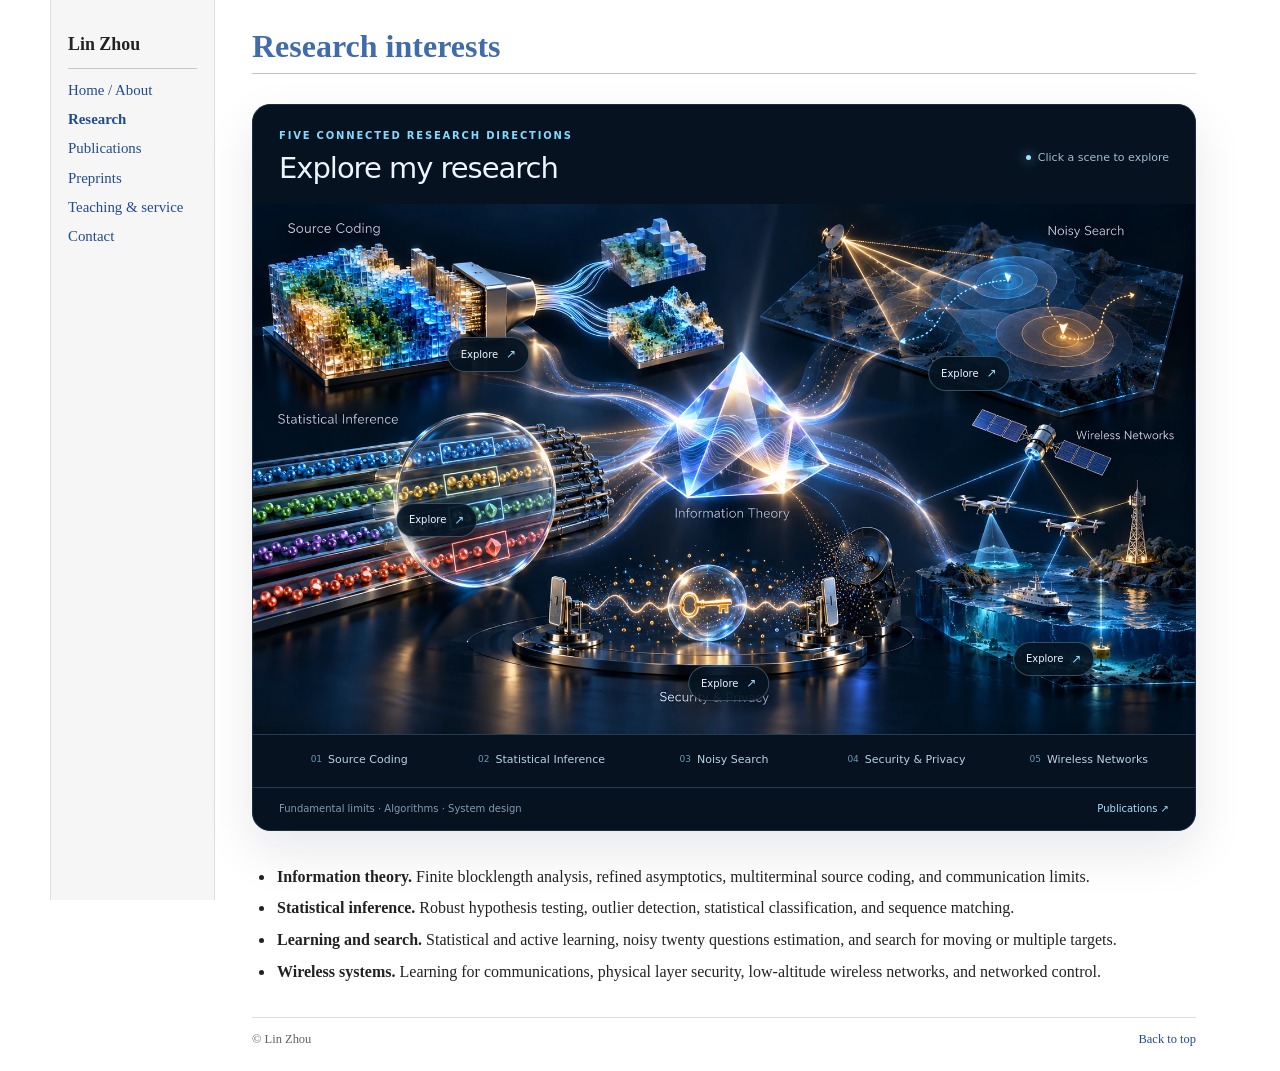
<file: research.html>
<!doctype html>
<html lang="en">
<head>
  <meta charset="utf-8">
  <meta name="viewport" content="width=device-width, initial-scale=1">
  <meta name="theme-color" content="#224b8d">
  <meta name="description" content="Research interests of Lin Zhou at SUSTech.">
  <title>Research — Lin Zhou</title>
  <link rel="icon" href="assets/favicon.svg" type="image/svg+xml">
  <link rel="stylesheet" href="styles.css">
  <script src="script.js" defer></script>
  <script type="application/ld+json">{"@context": "https://schema.org", "@type": "Person", "name": "Lin Zhou", "jobTitle": "Associate Professor", "worksFor": {"@type": "CollegeOrUniversity", "name": "Southern University of Science and Technology"}, "email": "zhoul9@sustech.edu.cn", "sameAs": ["https://www.sustech.edu.cn/en/faculties/linzhou.html", "https://scholar.google.com/citations?user=_ibA4RwAAAAJ", "https://dblp.org/pid/69/6147-2.html"]}</script>
  <link rel="stylesheet" href="research-gallery.css?v=20261023">
  <script src="research-gallery-data.js?v=20261023" defer></script>
  <script src="research-gallery.js?v=20261023" defer></script>
</head>
<body>
  <a class="skip-link" href="#main">Skip to content</a>
  <div class="page-layout">
    <header class="site-header sidebar">
      <a class="site-name" href="index.html">Lin Zhou</a>
      <nav aria-label="Main navigation">
        <a href="index.html">Home / About</a>
        <a href="research.html" aria-current="page">Research</a>
        <a href="publications.html">Publications</a>
        <a href="preprints.html">Preprints</a>
        <a href="teaching.html">Teaching &amp; service</a>
        <a href="contact.html">Contact</a>
      </nav>
    </header>
    <main id="main">
      <section id="research" aria-labelledby="research-title">
        <h1 id="research-title">Research interests</h1>
        <!-- ILLUSTRATED-RESEARCH-GALLERY:START -->
<div id="research-gallery" data-research-gallery><noscript><p>Explore five research directions: source coding, statistical inference, noisy search, security and privacy, and wireless networks. <a href="publications.html">Read the publications</a>.</p><img src="assets/research-gallery/overview.webp" alt="Lin Zhou’s five connected research directions" width="1672" height="941" style="max-width:100%;height:auto"></noscript></div>
<!-- ILLUSTRATED-RESEARCH-GALLERY:END -->
        <ul class="research-list"><li><strong>Information theory.</strong> Finite blocklength analysis, refined asymptotics, multiterminal source coding, and communication limits.</li>
<li><strong>Statistical inference.</strong> Robust hypothesis testing, outlier detection, statistical classification, and sequence matching.</li>
<li><strong>Learning and search.</strong> Statistical and active learning, noisy twenty questions estimation, and search for moving or multiple targets.</li>
<li><strong>Wireless systems.</strong> Learning for communications, physical layer security, low-altitude wireless networks, and networked control.</li></ul>
      </section>
      <footer><span>© Lin Zhou</span><a href="#main">Back to top</a></footer>
    </main>
  </div>
</body>
</html>
</file>
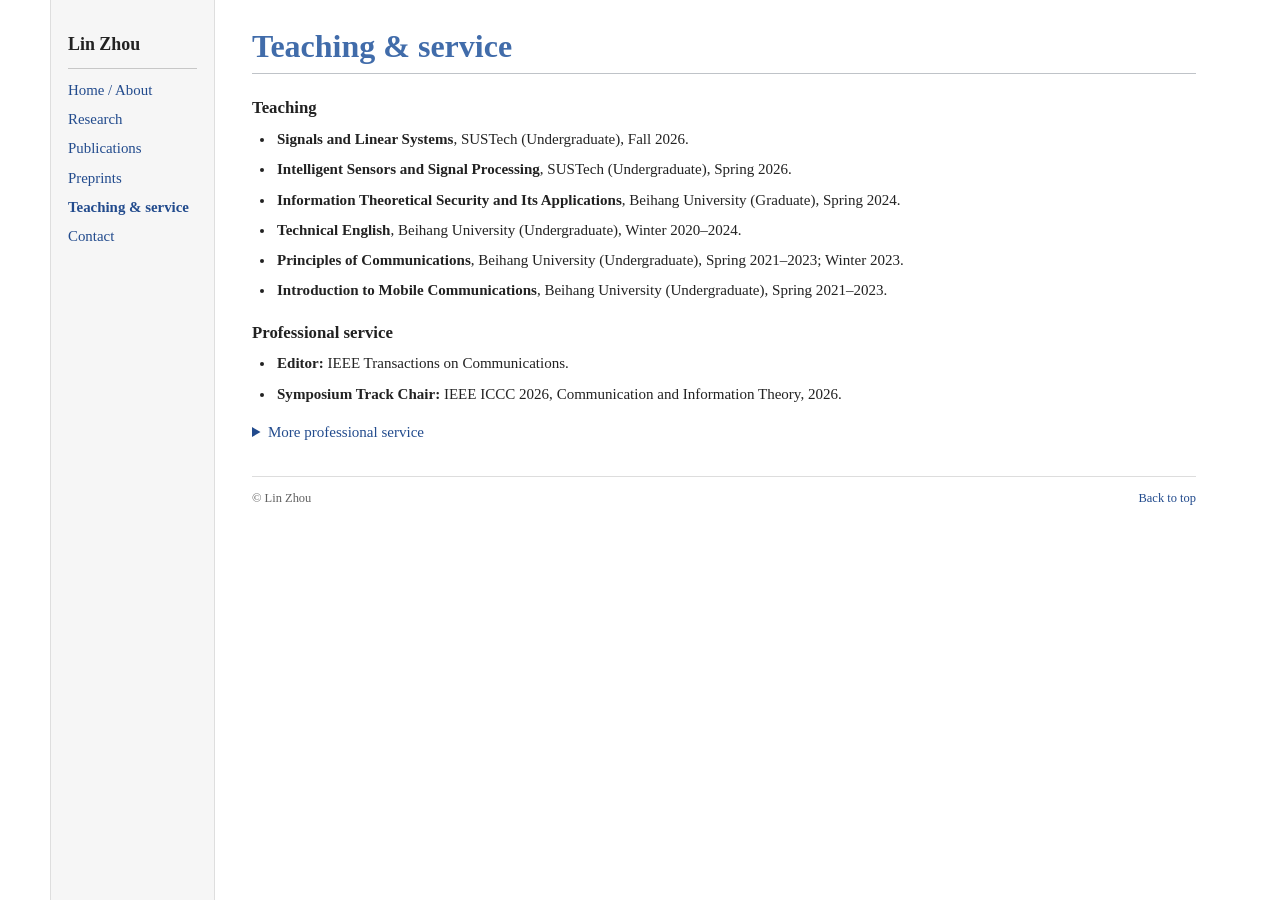
<file: teaching.html>
<!doctype html>
<html lang="en">
<head>
  <meta charset="utf-8">
  <meta name="viewport" content="width=device-width, initial-scale=1">
  <meta name="theme-color" content="#224b8d">
  <meta name="description" content="Teaching and professional service of Lin Zhou.">
  <title>Teaching &amp; service — Lin Zhou</title>
  <link rel="icon" href="assets/favicon.svg" type="image/svg+xml">
  <link rel="stylesheet" href="styles.css">
  <script src="script.js" defer></script>
  <script type="application/ld+json">{"@context": "https://schema.org", "@type": "Person", "name": "Lin Zhou", "jobTitle": "Associate Professor", "worksFor": {"@type": "CollegeOrUniversity", "name": "Southern University of Science and Technology"}, "email": "zhoul9@sustech.edu.cn", "sameAs": ["https://www.sustech.edu.cn/en/faculties/linzhou.html", "https://scholar.google.com/citations?user=_ibA4RwAAAAJ", "https://dblp.org/pid/69/6147-2.html"]}</script>
</head>
<body>
  <a class="skip-link" href="#main">Skip to content</a>
  <div class="page-layout">
    <header class="site-header sidebar">
      <a class="site-name" href="index.html">Lin Zhou</a>
      <nav aria-label="Main navigation">
        <a href="index.html">Home / About</a>
        <a href="research.html">Research</a>
        <a href="publications.html">Publications</a>
        <a href="preprints.html">Preprints</a>
        <a href="teaching.html" aria-current="page">Teaching &amp; service</a>
        <a href="contact.html">Contact</a>
      </nav>
    </header>
    <main id="main">
      <section id="teaching" aria-labelledby="teaching-title">
        <h1 id="teaching-title">Teaching &amp; service</h1>
        <h3>Teaching</h3>
        <ul class="teaching-list"><li><strong>Signals and Linear Systems</strong>, SUSTech (Undergraduate), Fall 2026.</li>
<li><strong>Intelligent Sensors and Signal Processing</strong>, SUSTech (Undergraduate), Spring 2026.</li>
<li><strong>Information Theoretical Security and Its Applications</strong>, Beihang University (Graduate), Spring 2024.</li>
<li><strong>Technical English</strong>, Beihang University (Undergraduate), Winter 2020–2024.</li>
<li><strong>Principles of Communications</strong>, Beihang University (Undergraduate), Spring 2021–2023; Winter 2023.</li>
<li><strong>Introduction to Mobile Communications</strong>, Beihang University (Undergraduate), Spring 2021–2023.</li></ul>
        <h3>Professional service</h3>
        <ul class="service-list"><li><strong>Editor:</strong> IEEE Transactions on Communications.</li>
<li><strong>Symposium Track Chair:</strong> IEEE ICCC 2026, Communication and Information Theory, 2026.</li></ul>
        <details><summary>More professional service</summary><ul class="service-list"><li><strong>Guest Editor:</strong> Entropy, “Physical Layer Security for Next-Generation Wireless Networks: Theory, Technologies, and Applications”, 2025.</li>
<li><strong>Guest Editor:</strong> Entropy, “Information Theory and MIMO Systems”, 2022.</li>
<li><strong>Session Chair:</strong> IEEE ITW, Hypothesis Testing I, 2024.</li>
<li><strong>Session Chair:</strong> IEEE ITW, Source Coding, 2018.</li>
<li><strong>Technical Program Committee:</strong> IEEE ISIT, 2025–2026.</li>
<li><strong>Technical Program Committee:</strong> IEEE SSP, 2025.</li>
<li><strong>Technical Program Committee:</strong> IEEE ICCC, 2024–2025.</li>
<li><strong>Technical Program Committee:</strong> IEEE WCSP, 2024.</li>
<li><strong>Technical Program Committee:</strong> IEEE VTC Fall, 2021.</li>
<li><strong>Journal Reviewer:</strong> IEEE TIT, TIFS, JSAIT, JSAC, JSTSP, TWC, TCOM, and TSP.</li>
<li><strong>Conference Reviewer:</strong> ISIT, ITW, IZS, EUSIPCO, IWCIT, ISITA, ICITS, and ICC.</li></ul></details>
      </section>
      <footer><span>© Lin Zhou</span><a href="#main">Back to top</a></footer>
    </main>
  </div>
</body>
</html>
</file>
<file: styles.css>
:root{--ink:#222;--link:#224b8d;--heading:#416caa;--muted:#626262;--line:#bfc3c8;--sidebar:#f6f6f6}
*{box-sizing:border-box}html{scroll-behavior:smooth;scroll-padding-top:20px}body{margin:0;background:#fff;color:var(--ink);font-family:Georgia,'Times New Roman',serif;font-size:16px;line-height:1.55}a{color:var(--link);text-decoration:none}a:hover{text-decoration:underline}a:focus-visible,button:focus-visible,input:focus-visible,summary:focus-visible{outline:2px solid #245fa3;outline-offset:4px}button,input{font:inherit}button,summary{cursor:pointer}h1,h2,h3,p{margin-top:0}h1,h2,h3{font-family:Georgia,'Times New Roman',serif}h1{color:var(--heading);font-size:2rem;font-weight:700;line-height:1.2;border-bottom:1px solid var(--line);padding-bottom:8px;margin-bottom:22px}h2{color:var(--heading);font-size:1.35rem;line-height:1.35;border-bottom:1px solid var(--line);padding-bottom:3px;margin:27px 0 13px;font-weight:700}h3{font-size:1.05rem;line-height:1.4;color:var(--ink);margin:18px 0 8px}p{margin-bottom:12px}ul,ol{padding-left:23px;margin:8px 0 15px}li{padding-left:2px;margin-bottom:8px}li p{margin:0}[hidden]{display:none!important}.visually-hidden{position:absolute;width:1px;height:1px;overflow:hidden;clip:rect(0,0,0,0);white-space:nowrap;clip-path:inset(50%)}.skip-link{position:fixed;left:15px;top:10px;background:#fff;border:2px solid var(--link);padding:6px 10px;z-index:20;transform:translateY(-160%)}.skip-link:focus{transform:translateY(0)}
.page-layout{max-width:1180px;margin:0 auto;display:grid;grid-template-columns:165px minmax(0,1fr);min-height:100vh}.sidebar{background:var(--sidebar);border-inline:1px solid #dedede;padding:31px 17px 25px;position:sticky;top:0;align-self:start;height:100vh;overflow-y:auto}.site-name{display:block;color:var(--ink);font-size:1.12rem;font-weight:700;border-bottom:1px solid #c7c7c7;padding-bottom:9px;margin-bottom:12px}.sidebar nav{display:flex;flex-direction:column;gap:10px}.sidebar nav a{font-size:.93rem;line-height:1.3}.sidebar nav a:hover{text-decoration:underline}main{min-width:0;padding:27px 34px 22px 37px}section{scroll-margin-top:18px}.profile{display:flex;gap:25px;align-items:flex-start;margin-bottom:20px}.portrait{width:164px;height:123px;object-fit:cover;flex-shrink:0;margin-top:3px}.profile-text{min-width:0;font-size:.97rem;line-height:1.55}.profile-text p{margin-bottom:8px}.profile-links{font-size:.94rem}.secondary{font-size:.9rem;color:var(--muted)}details{margin:9px 0 15px}summary{color:var(--link);font-size:.94rem}details[open]>summary{margin-bottom:12px}.background-details ul{font-size:.94rem}.research-list li{margin-bottom:7px}.research-list strong{font-weight:700}
.publication-intro{font-size:.94rem;margin-bottom:13px}.publication-tools{display:flex;align-items:center;justify-content:space-between;gap:15px;flex-wrap:wrap;margin:10px 0}.filter-group{display:flex;gap:5px;flex-wrap:wrap}.filter-group button{font-family:Georgia,'Times New Roman',serif;color:var(--link);background:#fff;border:1px solid #c9cdd2;border-radius:2px;padding:4px 8px;font-size:.86rem;line-height:1.4}.filter-group button[aria-pressed=true]{background:#edf2f9;border-color:#6e8fbd;color:#183d72}.filter-group button:hover{background:#f3f6fa}.filter-group button span{font-size:.8rem}.search-group{position:relative;flex:1 1 190px;max-width:250px}.search-group input{width:100%;min-width:0;background:#fff;border:1px solid #b9bec5;border-radius:2px;font-size:.88rem;padding:5px 49px 5px 8px;color:var(--ink);line-height:1.4}.search-group input::placeholder{color:#707070}.search-group input::-webkit-search-cancel-button{display:none}.search-group button{position:absolute;right:7px;top:50%;transform:translateY(-50%);font-size:.75rem;border:0;background:#fff;color:var(--link);padding:0}.results-count{font-size:.82rem;color:var(--muted);margin:9px 0 11px}.publication-list{padding-left:25px;margin-top:0}.publication{font-size:.93rem;line-height:1.52;margin-bottom:13px;padding-left:3px;overflow-wrap:anywhere}.publication p{margin:0}.publication-authors strong,.publication strong{font-weight:700}.publication-title{font-weight:normal}.publication-kind{font-size:.82rem;color:var(--muted)}.status{font-style:italic;color:#444}.publication-footnote{font-size:.85rem;color:var(--muted);margin-top:14px}.empty-state{border-top:1px solid #ddd;padding:16px 0}.empty-state p{font-size:.92rem}.button{display:inline-block;background:#f8f8f8;border:1px solid #adb5c1;border-radius:2px;color:var(--link);padding:5px 11px;font-size:.9rem;line-height:1.5;text-decoration:none}.button:hover{background:#edf2f9;text-decoration:none}
.preprint-empty p{font-size:.95rem;margin:0 0 12px}.preprint-upload{margin:12px 0 15px}.preprint-upload p{font-size:.79rem;color:var(--muted);margin:5px 0 0}.preprint-list{list-style:disc;padding-left:23px}.preprint-card{margin:0 0 15px;padding:0 0 0 2px}.preprint-kind{display:none}.preprint-card h3{font-size:1rem;font-weight:normal;margin:0 0 5px;overflow-wrap:anywhere}.preprint-authors{font-size:.92rem;margin:0 0 4px}.preprint-meta{font-size:.82rem;color:var(--muted);margin:0 0 4px}.preprint-links{display:flex;align-items:center;gap:14px;flex-wrap:wrap;margin-top:6px;font-size:.88rem}.preprint-size{font-size:.78rem;color:var(--muted);margin-left:-8px}.preprint-abstract{margin:6px 0}.preprint-abstract summary{font-size:.86rem}.preprint-abstract p{font-size:.9rem;margin:6px 0;white-space:pre-line}.teaching-list,.service-list{font-size:.94rem}.teaching-list li,.service-list li{margin-bottom:7px}footer{display:flex;justify-content:space-between;gap:20px;border-top:1px solid #ddd;padding-top:12px;margin-top:32px;font-size:.78rem;color:var(--muted)}#contact p{font-size:.95rem}
@media(max-width:900px){.page-layout{grid-template-columns:145px minmax(0,1fr)}.sidebar{padding-inline:13px}.sidebar nav a{font-size:.88rem}main{padding-inline:25px}.profile{gap:20px}.portrait{width:144px;height:108px}.profile-text{font-size:.91rem}.search-group{max-width:none;flex-basis:220px}.publication-tools{gap:10px}}
@media(max-width:650px){html{scroll-padding-top:10px}.page-layout{display:block}.sidebar{position:static;height:auto;width:100%;padding:13px 20px;border:0;border-bottom:1px solid #d8d8d8;overflow:visible}.site-name{font-size:1.08rem;margin-bottom:9px;padding-bottom:7px}.sidebar nav{flex-direction:row;flex-wrap:wrap;gap:8px 18px}.sidebar nav a{font-size:.88rem}main{padding:22px 20px}h1{font-size:1.8rem;margin-bottom:18px}h2{font-size:1.28rem;margin-top:24px}.profile{gap:18px}.portrait{width:130px;height:97.5px}.profile-text{font-size:.9rem}.profile-links{font-size:.88rem}body{font-size:15px}.publication-tools{align-items:stretch}.search-group{max-width:100%;flex-basis:100%}.publication{font-size:.94rem}.filter-group button{font-size:.85rem}.publication-list{padding-left:21px}.preprint-upload{margin-top:12px}}
@media(max-width:430px){.sidebar{padding-inline:16px}.sidebar nav{gap:8px 14px}main{padding-inline:16px}.profile{display:block}.portrait{width:144px;height:108px;float:left;margin:3px 16px 7px 0}.profile:after{content:'';display:block;clear:both}.profile-text{font-size:.87rem}.profile-links{clear:both;padding-top:3px;font-size:.87rem}.profile-text p:nth-child(2){overflow-wrap:anywhere}.filter-group{gap:4px}.filter-group button{font-size:.8rem;padding:4px 7px}.filter-group button span{font-size:.76rem}}
@media(prefers-reduced-motion:reduce){html{scroll-behavior:auto}}
@media print{.page-layout{display:block}.sidebar,.skip-link,.publication-tools,.preprint-upload,.results-count,footer{display:none!important}body{font-size:10pt;color:#000}main{padding:0}.profile{gap:20px}.portrait{width:130px;height:97.5px}h1,h2{color:#000}h1{font-size:22pt}h2{font-size:14pt;margin-top:18px}a{color:#000;text-decoration:none}.publication[hidden]{display:list-item!important}.publication,.preprint-card{break-inside:avoid}.publication{font-size:10pt}details:not([open])>*:not(summary){display:block!important}.profile-text,.profile-links{font-size:10pt}details summary{color:#000}}

.button:disabled{color:#626262;background:#f6f6f6;border-color:#c9cdd2;cursor:not-allowed}

.paper-manager{margin:20px 0;padding:12px 0;border-top:1px solid #ddd}.paper-manager summary{font-weight:700}.management-note{font-size:.84rem;color:var(--muted);margin:10px 0}.managed-papers{list-style:none;padding:0;margin:12px 0}.managed-papers li{display:flex;align-items:baseline;justify-content:space-between;gap:20px;padding:8px 0;border-bottom:1px solid #ececec;font-size:.86rem;line-height:1.45;margin:0}.managed-papers li>span{min-width:0;overflow-wrap:anywhere}.managed-kind{display:block;color:var(--muted);font-size:.73rem}.remove-paper{flex-shrink:0;white-space:nowrap;font:inherit;font-size:.84rem;color:var(--link);border:0;background:none;padding:0;text-decoration:underline}.remove-paper[disabled]{cursor:not-allowed;color:#777;text-decoration:none}.filter-group{row-gap:6px}@media print{.paper-manager{display:none!important}}

.corresponding-marker{font-size:.75em;line-height:0;vertical-align:super;margin-left:1px}.publication-legend{font-size:.85rem;color:var(--muted);margin:6px 0 12px}

.arxiv-list{font-size:.94rem}.arxiv-paper{margin-bottom:15px}.arxiv-paper p{margin:0 0 4px}.arxiv-dates,.arxiv-reference{font-size:.81rem;color:var(--muted)}.arxiv-links{font-size:.86rem}.older-arxiv{margin:13px 0 20px}.draft-notice{border-left:3px solid #aa965e;background:#fffdf7;padding:10px 13px;margin-bottom:20px}.ai-state{font-size:.81rem;color:#71571f;margin:0 0 5px;font-weight:700}.sidebar a[aria-current=page]{font-weight:700}

/* The AI-Aided Papers page follows the same citation treatment as Publications. */
#ai-papers .ai-disclaimer{font-size:.94rem;line-height:1.65;margin:0 0 24px;}
#ai-papers .ai-paper-list{padding-left:0;list-style:none;margin:0 0 24px;}
#ai-papers .ai-paper{display:grid;grid-template-columns:2.4em minmax(0,1fr);column-gap:.4em;align-items:baseline;list-style:none;padding:0;margin:0 0 18px;font-size:.94rem;line-height:1.65;}
#ai-papers .ai-paper-number{font-weight:700;font-variant-numeric:tabular-nums;white-space:nowrap;}
#ai-papers .ai-paper-citation{min-width:0;}
#ai-papers .ai-paper-dates{font-size:.81rem;color:var(--muted);white-space:normal;}
</file>
<file: publication-atlas.css>
/* Research Atlas and News — intentionally scoped to the homepage / Publications page. */
.home-feature{margin-top:42px}
.home-feature-heading{display:flex;align-items:baseline;justify-content:space-between;gap:12px;flex-wrap:wrap}
.home-feature-heading h2{flex:1;min-width:190px}
.home-feature-link{font-family:Arial,Helvetica,sans-serif;font-size:.83rem;font-weight:600;white-space:nowrap}
.home-feature-intro{font-size:.93rem;line-height:1.65;color:#4f5b69;max-width:77ch;margin:-4px 0 18px}
.home-quicklinks{display:flex;gap:18px;flex-wrap:wrap;font-size:.84rem;margin:1px 0 17px}
.home-quicklinks a{font-weight:600}
.publication-atlas{border:1px solid #dae3ef;border-radius:11px;background:#fff;overflow:hidden;box-shadow:0 7px 25px rgba(26,48,82,.035)}
.atlas-toolbar{display:flex;align-items:center;justify-content:space-between;gap:13px;flex-wrap:wrap;padding:13px 17px;border-bottom:1px solid #e5eaf0;background:#f8fafc}
.atlas-switch{display:inline-flex;align-items:center;border:1px solid #c8d5e5;padding:3px;border-radius:7px;background:#fff;gap:2px}
.atlas-switch button{border:0;background:transparent;border-radius:5px;color:#52617a;font:600 .8rem/1.5 Arial,Helvetica,sans-serif;padding:5px 15px;cursor:pointer}
.atlas-switch button[aria-pressed=true]{color:#173f76;background:#e8f0fa;box-shadow:0 1px 3px rgba(30,60,100,.08)}
.atlas-switch button:hover{background:#e8eef6}
.atlas-switch button:focus-visible,.atlas-list-choice:focus-visible{outline:2px solid #255ea1;outline-offset:2px}
.atlas-caption{font:400 .78rem/1.5 Arial,Helvetica,sans-serif;color:#637289;margin:0}
.atlas-map{background:linear-gradient(180deg,#fff,#fbfdff);padding:11px}
.atlas-viewport{width:100%;overflow-x:auto;overflow-y:hidden}
.atlas-svg{display:block;width:100%;min-width:780px;height:auto;overflow:visible}
.atlas-band{fill:#f6f9fc}
.atlas-band-alt{fill:#f0f5fa}
.atlas-lane-label{font:600 13px/1.3 Arial,Helvetica,sans-serif;fill:#44516a}
.atlas-lane-guide{stroke:#d9e0e9;stroke-width:1;stroke-dasharray:2 5}
.atlas-year-guide{stroke:#c9d8e8;stroke-width:.8;stroke-dasharray:4 7}
.atlas-year-label{font:600 13px Arial,Helvetica,sans-serif;fill:#5f7187}
.atlas-axis-title{font:italic 12px Georgia,serif;fill:#6a7d92}
.atlas-connection{fill:none;stroke-width:2;stroke-opacity:.32;stroke-linecap:round}
.atlas-paper-node{cursor:pointer;outline:none}
.atlas-node-halo{opacity:.14;transition:opacity .18s ease}
.atlas-node-center{stroke:white;stroke-width:2.7;transition:r .18s ease,stroke-width .18s ease}
.atlas-paper-node:hover .atlas-node-halo,.atlas-paper-node:focus-visible .atlas-node-halo{opacity:.34}
.atlas-paper-node:hover .atlas-node-center,.atlas-paper-node:focus-visible .atlas-node-center{stroke-width:4}
.atlas-paper-node.is-current .atlas-node-halo{opacity:.33}
.atlas-paper-node.is-current .atlas-node-center{stroke:#1e3855;stroke-width:3}
.atlas-paper-node:focus-visible .atlas-node-center{stroke:#142d53;stroke-width:4}
.atlas-list{list-style:none!important;margin:0!important;padding:6px 12px!important;max-height:365px;overflow:auto}
.atlas-list-item{list-style:none!important;margin:0!important;padding:0!important;border-bottom:1px solid #edf1f5}
.atlas-list-item:last-child{border-bottom:0}
.atlas-list-choice{width:100%;display:flex;align-items:baseline;justify-content:space-between;gap:12px;flex-wrap:wrap;text-align:left;border:0;border-radius:5px;background:transparent;color:#19395d;font:inherit;padding:11px 9px;cursor:pointer}
.atlas-list-choice:hover,.atlas-list-choice[aria-pressed=true]{background:#f0f5fb}
.atlas-list-choice-title{font-size:.91rem;flex:1 1 380px}
.atlas-list-choice-meta{font:400 .75rem/1.6 Arial,Helvetica,sans-serif;color:#65778d;flex:0 1 auto}
.atlas-detail{padding:16px 20px 17px;border-top:1px solid #e2e8ef;background:#fcfdff;min-height:137px}
.atlas-detail-kicker{font:700 .73rem/1.4 Arial,Helvetica,sans-serif;letter-spacing:.06em;text-transform:uppercase;color:var(--atlas-topic-color,#3b6fa8);margin-bottom:7px}
.atlas-detail h3{font-family:Georgia,'Times New Roman',serif;color:#253a56;font-size:1.06rem;line-height:1.35;font-weight:700;margin:0 0 6px}
.atlas-detail h3 a{color:inherit}
.atlas-detail-authors{font-size:.85rem;color:#48556a;margin:0 0 3px}
.atlas-detail-venue{font-size:.81rem;font-style:italic;color:#58677b;margin:0 0 8px}
.atlas-detail-links{display:flex;gap:15px;flex-wrap:wrap;margin:0}
.atlas-detail-links a{font:600 .78rem/1.6 Arial,Helvetica,sans-serif}
#selected-publication-visualization{margin:14px 0 24px}
#selected-publication-visualization .atlas-section-title{margin:0 0 10px;font-size:1.06rem;color:#355a83}
#selected-publication-visualization .atlas-detail{min-height:115px}
#news{margin-bottom:25px}
.news-intro{font-size:.9rem;color:#586474;line-height:1.6;margin:-4px 0 17px}
.news-feed{list-style:none;padding:0!important;margin:0!important}
.news-entry{display:grid;grid-template-columns:101px minmax(0,1fr);gap:14px;padding:13px 1px;border-bottom:1px solid #e6ecf1;list-style:none;margin:0!important}
.news-entry:last-child{border-bottom:0}
.news-date{font:700 .78rem/1.5 Arial,Helvetica,sans-serif;color:#587391;padding-top:2px}
.news-copy{font-size:.91rem;line-height:1.65;color:#2e3645}
.news-copy a{font-weight:600}
.news-type{font:600 .74rem/1.5 Arial,Helvetica,sans-serif;letter-spacing:.035em;color:#747f8c;text-transform:uppercase;margin:0 0 3px}
.news-older{margin:10px 0 0}
.news-older summary{font:600 .82rem/1.6 Arial,Helvetica,sans-serif;color:#245c96;cursor:pointer}
.news-older .news-feed{margin-top:9px!important}
.news-meta-note{font-size:.78rem;color:#6d7784;margin:14px 0 0;line-height:1.5}
@media(max-width:650px){
  .home-feature{margin-top:30px}
  .home-feature-heading h2{margin-top:15px}
  .atlas-toolbar{padding:11px 12px}
  .atlas-detail{padding:14px}
  .atlas-list-choice-title{flex-basis:220px}
  .news-entry{grid-template-columns:78px minmax(0,1fr);gap:10px}
  .news-date{font-size:.72rem}
  .news-copy{font-size:.86rem}
}
@media(prefers-reduced-motion:reduce){
  .atlas-node-halo,.atlas-node-center{transition:none}
}
@media print{
  .publication-atlas{box-shadow:none;border-color:#bfc8d0}
  .atlas-toolbar,.atlas-map,.atlas-list{display:none!important}
  .atlas-detail{min-height:0}
  .news-older>*:not(summary){display:block}
}

.atlas-fallback{font-size:.86rem;color:#61728a;margin:0;padding:13px 16px}
.publication-atlas.atlas-ready .atlas-fallback{display:none}

/* Compact citation list for the ten selected first/corresponding-author TIT papers. */
#selected-publications .selected-tit-list{list-style:none!important;margin:12px 0 0!important;padding:0!important}
#selected-publications .selected-tit-item{display:grid;grid-template-columns:3.35em minmax(0,1fr);column-gap:12px;align-items:start;list-style:none!important;padding:12px 0!important;margin:0!important;border-bottom:1px solid #e4eaf1}
#selected-publications .selected-tit-item:first-child{border-top:1px solid #e4eaf1}
#selected-publications .selected-tit-number{display:block;white-space:nowrap;font:700 .87rem/1.7 Georgia,serif;color:#345f90;text-decoration:none}
#selected-publications .selected-tit-number:hover{text-decoration:underline}
#selected-publications .selected-tit-citation{min-width:0}
#selected-publications .selected-tit-citation p{margin:0;font-size:.91rem;line-height:1.65;color:#303a49}
#selected-publications .selected-tit-citation .publication-title{font-weight:600}
#selected-publications .selected-tit-citation .publication-publisher,#selected-publications .selected-tit-citation .publication-arxiv{font-size:.8rem;white-space:nowrap}
#selected-publications .selected-tit-citation sup.corresponding-marker{font-size:.72em}
@media(max-width:500px){#selected-publications .selected-tit-item{grid-template-columns:2.95em minmax(0,1fr);column-gap:8px;padding:11px 0!important}#selected-publications .selected-tit-citation p{font-size:.86rem}}
@media print{#selected-publications .selected-tit-item{break-inside:avoid}}
</file>
<file: publications-map.css>
/* Publications Map: a browsable overview of the entire published bibliography.
 * Uses the same quiet, scholarly visual language as the Selected Publications atlas.
 */
.full-map-section{margin-top:38px;margin-bottom:32px}
.full-map-section .home-feature-intro{max-width:83ch}
.full-map-shell{border:1px solid #d9e3ee;background:#fff;border-radius:11px;overflow:hidden;box-shadow:0 8px 26px rgba(23,57,103,.04)}
.full-map-topbar{display:flex;align-items:center;justify-content:space-between;gap:14px;padding:14px 17px;border-bottom:1px solid #e3eaf1;background:#f8fafc;flex-wrap:wrap}
.full-map-mode{display:inline-flex;gap:3px;padding:3px;border:1px solid #ccd8e6;border-radius:7px;background:white}
.full-map-mode button{font:600 .8rem/1.4 Arial,Helvetica,sans-serif;background:transparent;border:0;padding:6px 15px;border-radius:5px;color:#52647e;cursor:pointer}
.full-map-mode button:hover{background:#edf3f9}
.full-map-mode button[aria-pressed="true"]{color:#173f76;background:#e6effb}
.full-map-meta{margin:0;font:.78rem/1.5 Arial,Helvetica,sans-serif;color:#69798f}
.full-map-filters{display:flex;gap:8px;flex-wrap:wrap;align-items:center;padding:14px 17px 12px;border-bottom:1px solid #edf1f6}
.full-map-filter{border:1px solid #d6e0ea;background:#fff;border-radius:20px;font:600 .78rem/1.5 Arial,Helvetica,sans-serif;color:#425a77;cursor:pointer;padding:6px 12px;white-space:nowrap}
.full-map-filter:hover{background:#edf4fb}
.full-map-filter[aria-pressed="true"]{background:#244f7e;border-color:#244f7e;color:#fff}
.full-map-mode button:focus-visible,.full-map-filter:focus-visible,.full-map-list-button:focus-visible{outline:2px solid #2a649f;outline-offset:2px}
.full-map-chart{padding:14px 13px 0;background:linear-gradient(180deg,#fff 0%,#fbfdff 100%)}
.full-map-viewport{overflow-x:auto;overflow-y:hidden;width:100%;scrollbar-color:#c5d4e5 #f3f6fa}
.full-map-svg{display:block;min-width:760px;width:100%;height:auto;overflow:visible}
.full-map-band{fill:#f8fafc}
.full-map-band-alt{fill:#f0f5fa}
.full-map-theme-label{font:600 14px Arial,Helvetica,sans-serif;fill:#465b73}
.full-map-baseline{stroke:#ccd9e6;stroke-width:1;stroke-dasharray:2 5}
.full-map-year-line{stroke:#e0e9f2;stroke-dasharray:4 6;stroke-width:1}
.full-map-year-label{font:600 12px Arial,Helvetica,sans-serif;fill:#677d95}
.full-map-axis-caption{font:italic 12px Georgia,serif;fill:#78869a}
.full-map-bin{cursor:pointer;outline:none}
.full-map-bin-halo{opacity:.12;transition:opacity .15s ease}
.full-map-bin-circle{stroke:#fff;stroke-width:3;opacity:.92;transition:opacity .15s ease,stroke-width .15s ease}
.full-map-bin-count{font:700 14px Arial,Helvetica,sans-serif;fill:white;pointer-events:none}
.full-map-bin:hover .full-map-bin-halo,.full-map-bin:focus-visible .full-map-bin-halo{opacity:.30}
.full-map-bin.is-active .full-map-bin-halo{opacity:.39}
.full-map-bin.is-active .full-map-bin-circle{stroke:#233e58;stroke-width:3.2}
.full-map-bin:focus-visible .full-map-bin-circle{stroke:#173759;stroke-width:5}
.full-map-detail{padding:17px 21px 18px;border-top:1px solid #e1e9f2;background:#fbfcfe}
.full-map-detail-kicker{text-transform:uppercase;font:700 .73rem/1.5 Arial,Helvetica,sans-serif;letter-spacing:.07em;color:#587b9d;margin:0 0 6px}
.full-map-detail-title{font:700 1.08rem/1.4 Georgia,'Times New Roman',serif;color:#29476b;margin:0 0 13px}
.full-map-paper-results{margin:0!important;padding:0!important;list-style:none!important;max-height:300px;overflow-y:auto;overscroll-behavior:contain}
.full-map-paper{list-style:none!important;display:grid;grid-template-columns:3.7em minmax(0,1fr);gap:8px;margin:0!important;padding:10px 0!important;border-top:1px solid #ebeff4}
.full-map-paper:first-child{border-top:0;padding-top:0!important}
.full-map-paper-number{font:700 .89rem/1.65 Georgia,serif;color:#355c84;white-space:nowrap}
.full-map-paper-title{font-size:.89rem;line-height:1.55;margin:0 0 3px}
.full-map-paper-title a{color:#254c7c;font-weight:600}
.full-map-paper-meta{font-size:.78rem;color:#68788b;margin:0 0 5px}
.full-map-paper-links{display:flex;gap:15px;flex-wrap:wrap}
.full-map-paper-links a{font:600 .76rem/1.4 Arial,Helvetica,sans-serif}
.full-map-list{list-style:none!important;margin:0!important;padding:9px 16px!important;max-height:405px;overflow-y:auto}
.full-map-list-row{list-style:none!important;padding:0!important;margin:0!important;border-bottom:1px solid #edf2f7}
.full-map-list-row:last-child{border-bottom:0}
.full-map-list-button{display:flex;align-items:baseline;gap:8px 16px;flex-wrap:wrap;justify-content:space-between;text-align:left;width:100%;padding:12px 8px;background:transparent;color:#253e5b;border:0;border-radius:5px;font:inherit;cursor:pointer}
.full-map-list-button:hover,.full-map-list-button[aria-pressed="true"]{background:#edf4fb}
.full-map-list-name{font-size:.89rem;line-height:1.5;flex:1 1 350px}
.full-map-list-meta{font:.76rem/1.5 Arial,Helvetica,sans-serif;color:#6c7e94}
.full-map-fallback{font-size:.84rem;color:#6b7888;margin:0;padding:13px 18px;border-top:1px solid #e6edf5}
.full-map-ready .full-map-fallback{display:none}
#publication-map-on-publications{margin:22px 0 31px}
#publication-map-on-publications .home-feature-heading h2{margin:0 0 12px;color:#416caa}
#publication-map-on-publications .home-feature-heading a{font-size:.8rem}
@media(max-width:650px){
 .full-map-section{margin-top:30px;margin-bottom:27px}
 .full-map-topbar{padding:12px}
 .full-map-filters{padding:12px;gap:6px}
 .full-map-filter{font-size:.75rem;padding:5px 9px}
 .full-map-chart{padding:7px 9px 0}
 .full-map-svg{min-width:715px}
 .full-map-detail{padding:14px}
 .full-map-list{padding:7px 10px!important}
 .full-map-paper{grid-template-columns:3.3em minmax(0,1fr)}
 .full-map-list-name{flex-basis:210px}
}
@media(prefers-reduced-motion:reduce){
 .full-map-bin-circle,.full-map-bin-halo{transition:none}
}
@media print{
 .full-map-topbar,.full-map-filters,.full-map-chart,.full-map-list{display:none!important}
 .full-map-detail{padding:11px}
 .full-map-paper-results{max-height:none;overflow:visible}
 .full-map-fallback{display:none!important}
}
</file>
<file: research-gallery.css>
.rg-gallery,.rg-dialog{--rg-bg:#061220;--rg-text:#ecf4ff;--rg-muted:#a5bbcf;--rg-line:#263b50;--rg-accent:#83d9ff;font-family:Inter,ui-sans-serif,system-ui,-apple-system,BlinkMacSystemFont,'Segoe UI',sans-serif;color:var(--rg-text)}
.rg-gallery{margin:30px 0 34px;background:var(--rg-bg);border:1px solid #172e43;border-radius:18px;overflow:hidden;isolation:isolate;box-shadow:0 20px 50px #00132619}
.rg-gallery *,.rg-dialog *{box-sizing:border-box}.rg-gallery button,.rg-dialog button{font-family:inherit}.rg-gallery a,.rg-dialog a{color:#a8e1ff}
.rg-heading{display:flex;align-items:center;justify-content:space-between;gap:16px;padding:23px 26px 18px}.rg-eyebrow{margin:0 0 7px;font-size:10px;font-weight:650;letter-spacing:.18em;text-transform:uppercase;color:var(--rg-accent)}
.rg-heading h2{border:0;margin:0;padding:0;color:var(--rg-text);font-family:inherit;letter-spacing:-.035em}.rg-help{font-size:11px;color:var(--rg-muted);white-space:nowrap;margin:0;display:flex;align-items:center;gap:7px}.rg-live-dot{width:5px;height:5px;border-radius:50%;background:#9ee4ff;box-shadow:0 0 12px #7bd7ff}
.rg-world{position:relative;aspect-ratio:1672/941;background:#051322}.rg-world>img{width:100%;height:100%;object-fit:cover;display:block}.rg-hotspot{position:absolute;border:1px solid transparent;border-radius:18px;background:transparent;color:var(--rg-text);padding:0;transition:background .25s,border-color .25s,box-shadow .25s;cursor:pointer}.rg-hotspot:hover,.rg-hotspot:focus-visible{border-color:#a8dcff70;background:#9adaff0b;box-shadow:inset 0 0 40px #83ccff16,0 0 35px #64beff1a;outline:2px solid #a8e1ff;outline-offset:2px}
.rg-hotspot span{position:absolute;bottom:7%;left:50%;transform:translateX(-50%);display:flex;align-items:center;gap:8px;white-space:nowrap;padding:7px 12px;border:1px solid #87b8d95c;background:#061422e8;border-radius:30px;font-size:10px;box-shadow:0 6px 15px #0005;transition:background .2s,transform .2s}.rg-hotspot:hover span{background:#16344c;transform:translateX(-50%) translateY(-3px)}.rg-hotspot b{font-size:12px;font-weight:400;color:#9cdbff}
.rg-themes{display:grid;grid-template-columns:repeat(5,minmax(0,1fr));padding:0 15px;border-top:1px solid var(--rg-line)}.rg-theme{display:flex;align-items:center;justify-content:center;gap:6px;font-size:11px;line-height:1.3;color:#bbd0e4;border:0;background:transparent;padding:18px 4px;border-bottom:2px solid transparent;text-align:center}.rg-theme:hover,.rg-theme:focus-visible{color:white;border-bottom-color:var(--rg-accent);background:#142a3a}.rg-theme em{font-size:9px;color:#6f97b6;font-style:normal}.rg-footer{display:flex;justify-content:space-between;gap:14px;padding:13px 26px;border-top:1px solid var(--rg-line);color:#829bb1;font-size:10px}.rg-footer a{text-decoration:none}
.rg-dialog{background:var(--rg-bg);border:1px solid #38546b;border-radius:22px;width:min(1220px,95vw);max-width:1220px;max-height:94dvh;padding:0;overflow:auto;box-shadow:0 30px 120px #000a;scrollbar-color:#375c77 #061220}.rg-dialog:not([open]){display:none}.rg-dialog::backdrop{background:#020811dd;backdrop-filter:blur(12px)}
.rg-dialog-top{position:sticky;top:0;z-index:8;background:#071522f5;display:flex;align-items:center;justify-content:space-between;padding:13px 23px;border-bottom:1px solid var(--rg-line);backdrop-filter:blur(16px)}.rg-dialog-top p{margin:0;font-size:10px;letter-spacing:.15em;color:#9ebad0;text-transform:uppercase}.rg-close{width:35px;height:35px;background:#172c40;border:1px solid #426079;border-radius:50%;color:white;font-size:23px;line-height:1}.rg-close:hover{background:#33526b}
.rg-modal-heading{padding:24px 32px 20px}.rg-modal-heading h2{font:500 clamp(27px,4vw,43px)/1.1 Inter,ui-sans-serif,system-ui,sans-serif;letter-spacing:-.04em;border:0;color:#eff8ff;margin:0 0 10px;padding:0}.rg-modal-heading p{color:#adc3d6;font-size:14px;margin:0}
.rg-visual{position:relative;margin:0 20px;overflow:hidden;border:1px solid #233c52;border-radius:14px;background:#071726;aspect-ratio:16/9}.rg-visual img{width:100%;height:100%;object-fit:cover;display:block;transition:transform .8s ease;transform-origin:var(--focus-x,50%) var(--focus-y,50%)}.rg-visual.rg-zoom img{transform:scale(1.09)}.rg-visual:after{content:'';position:absolute;inset:45% 0 0;pointer-events:none;background:linear-gradient(transparent,#02101ee8)}.rg-focus-marker{position:absolute;left:var(--focus-x,50%);top:var(--focus-y,50%);width:40px;height:40px;border:1px solid #dcf6ff;border-radius:50%;transform:translate(-50%,-50%);box-shadow:0 0 0 9px #8ad5ff18,0 0 34px #74bdff80;pointer-events:none;z-index:2;transition:left .6s,top .6s}.rg-focus-marker:after{content:'';position:absolute;inset:15px;background:#f2fcff;border-radius:50%;box-shadow:0 0 10px #9cdeff}
.rg-visual-caption{position:absolute;z-index:3;left:27px;bottom:23px;max-width:min(750px,85%);pointer-events:none}.rg-visual-caption small{font-size:9px;letter-spacing:.15em;color:#a6d9ff;text-transform:uppercase}.rg-visual-caption h3{font:500 clamp(20px,3vw,31px)/1.1 Inter,ui-sans-serif,system-ui,sans-serif;color:white;margin:7px 0 0;letter-spacing:-.03em}
.rg-lenses{display:grid;grid-template-columns:repeat(3,minmax(0,1fr));gap:10px;margin:18px 32px 0}.rg-lens{position:relative;display:flex;align-items:flex-start;gap:10px;padding:15px 13px;border:1px solid #263e52;border-radius:10px;background:#0a1b2b;color:#a9bfd1;text-align:left;line-height:1.35;font-size:12px;min-height:62px}.rg-lens span{color:#81b9dd;font-size:10px;flex-shrink:0;line-height:1.8}.rg-lens[aria-selected=true]{background:#142f44;color:white;border-color:#79c6f6}.rg-lens:hover{border-color:#6e9dbd}.rg-contribution{padding:20px 32px 24px;display:grid;grid-template-columns:1fr auto;gap:25px;align-items:center}.rg-contribution p{margin:0;font-size:14px;line-height:1.65;color:#d3e4f0;max-width:820px}.rg-paper-shortcut{font-size:11px;white-space:nowrap;text-decoration:none;border:1px solid #425f77;border-radius:30px;padding:9px 13px}.rg-paper-shortcut:hover{background:#18344b;text-decoration:none}
.rg-papers{margin:0 32px 20px;border-top:1px solid #294053;border-bottom:1px solid #294053;padding:14px 0}.rg-papers summary{color:#adcfe7;font-size:12px;list-style-position:inside}.rg-papers ol{margin:18px 0 0;padding:0;list-style:none}.rg-papers li{margin:0;padding:12px 0;border-top:1px solid #1d3548;display:flex;gap:14px;align-items:baseline}.rg-paper-year{font-size:11px;color:#81a3bb;flex-shrink:0}.rg-papers a{font-size:12px;line-height:1.6;text-decoration:none}.rg-papers a:hover{text-decoration:underline}.rg-papers .rg-related{border-left:2px solid #83d9ff;padding-left:12px}.rg-bottom-nav{display:flex;justify-content:space-between;align-items:center;gap:16px;padding:0 32px 22px}.rg-bottom-nav p{font-size:10px;color:#809caf;margin:0}.rg-next{border:0;background:transparent;color:#a9dcff;font-size:12px;padding:8px 0}
.rg-gallery button:focus-visible,.rg-dialog button:focus-visible,.rg-dialog a:focus-visible{outline:2px solid #a1e0ff;outline-offset:4px}.rg-gallery .rg-heading h2{font-size:clamp(21px,3vw,29px);font-weight:500;line-height:1.2}
@media(min-width:1450px){.rg-dialog{width:min(1320px,94vw);max-width:1320px}}
@media(max-width:700px){.rg-heading{padding:18px}.rg-help{display:none}.rg-gallery{border-radius:12px}.rg-hotspot span{font-size:8px;padding:5px 8px}.rg-themes{padding:0 5px}.rg-theme{font-size:9px;padding:14px 2px;flex-direction:column;gap:3px}.rg-footer{padding:12px 17px;font-size:9px}.rg-dialog{width:97vw;max-height:97dvh;border-radius:14px}.rg-dialog-top{padding:10px 15px}.rg-modal-heading{padding:20px}.rg-modal-heading p{font-size:12px}.rg-visual{margin:0 10px}.rg-visual-caption{left:15px;bottom:14px}.rg-focus-marker{width:28px;height:28px}.rg-focus-marker:after{inset:10px}.rg-lenses{margin:14px 16px 0;gap:6px}.rg-lens{padding:10px 7px;font-size:10px;gap:5px;min-height:62px}.rg-contribution{padding:17px 20px;grid-template-columns:1fr;gap:13px}.rg-contribution p{font-size:12px}.rg-paper-shortcut{justify-self:start;font-size:10px}.rg-papers{margin:0 20px 18px}.rg-bottom-nav{padding:0 20px 17px}.rg-bottom-nav p{max-width:180px;font-size:9px}.rg-next{font-size:10px}.rg-dialog .rg-modal-heading h2{font-size:29px}}
@media(prefers-reduced-motion:reduce){.rg-gallery *,.rg-dialog *{transition:none!important;animation:none!important}.rg-visual.rg-zoom img{transform:none}}
@media print{.rg-gallery{break-inside:avoid}.rg-hotspot,.rg-themes,.rg-dialog{display:none!important}.rg-world{aspect-ratio:1672/941}.rg-heading,.rg-footer{color:#eee}}
/* Keep the visual and its contribution controls visible together on a laptop. */
.rg-exhibit{display:grid;grid-template-columns:minmax(0,1fr) 280px;gap:20px;margin:0 24px 20px;align-items:start}.rg-exhibit .rg-visual{margin:0}.rg-insight .rg-lenses{display:flex;flex-direction:column;margin:0;gap:9px}.rg-insight .rg-lens{min-height:58px}.rg-insight .rg-contribution{display:flex;flex-direction:column;align-items:flex-start;gap:16px;padding:18px 0 0}.rg-insight .rg-contribution p{font-size:12px;line-height:1.65}.rg-exhibit .rg-visual-caption{left:21px;bottom:19px}.rg-exhibit .rg-visual-caption h3{font-size:clamp(18px,2.5vw,27px)}
@media(max-width:950px){.rg-exhibit{grid-template-columns:minmax(0,1fr) 230px;gap:16px}.rg-insight .rg-lens{font-size:11px;padding:10px;min-height:48px}.rg-insight .rg-contribution{padding-top:14px}.rg-insight .rg-contribution p{font-size:11px}}
@media(max-width:700px){.rg-exhibit{display:block;margin:0 12px 20px}.rg-insight{margin:14px 6px 0}.rg-insight .rg-lenses{display:grid;grid-template-columns:repeat(3,minmax(0,1fr));gap:6px}.rg-insight .rg-lens{padding:9px 7px;min-height:62px;font-size:10px}.rg-insight .rg-contribution{padding:14px 2px 0;gap:12px}.rg-insight .rg-contribution p{font-size:12px}.rg-exhibit .rg-visual-caption{left:14px;bottom:13px}.rg-exhibit .rg-visual-caption h3{font-size:20px}}
</file>
